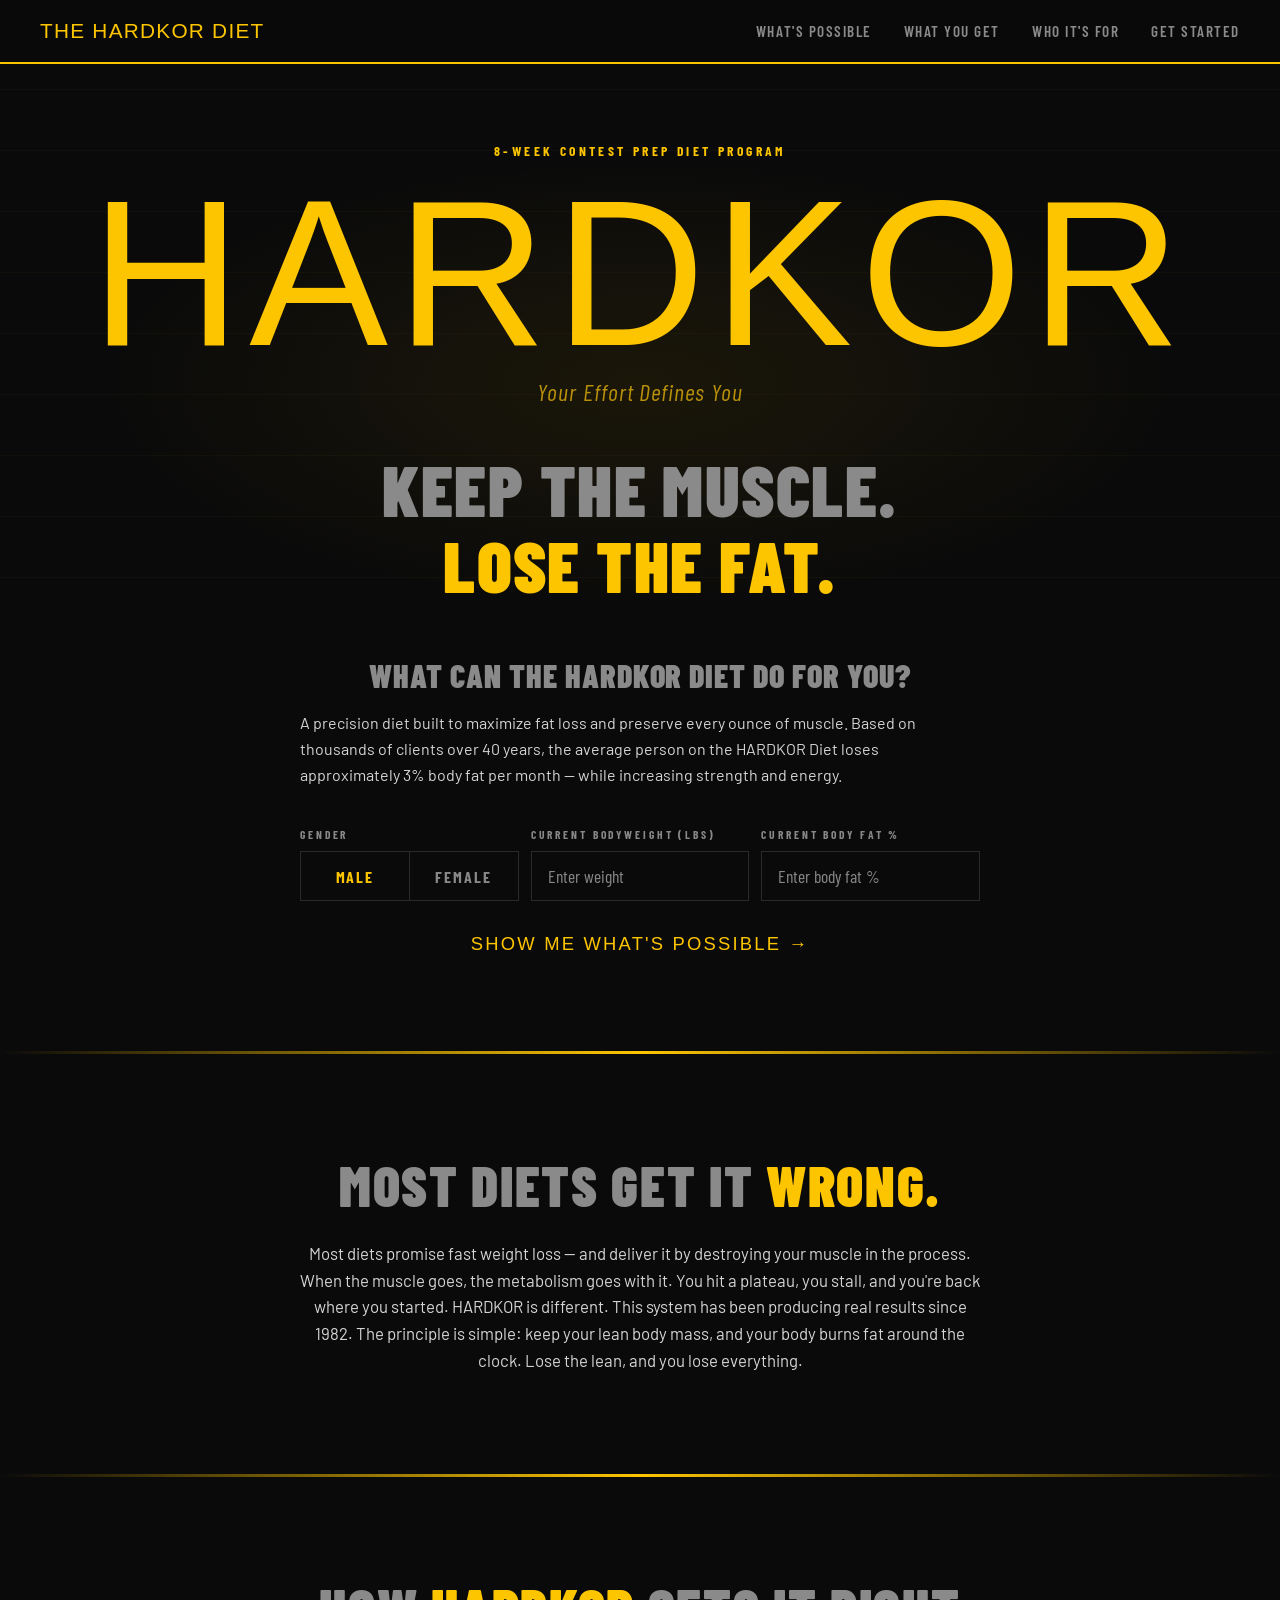
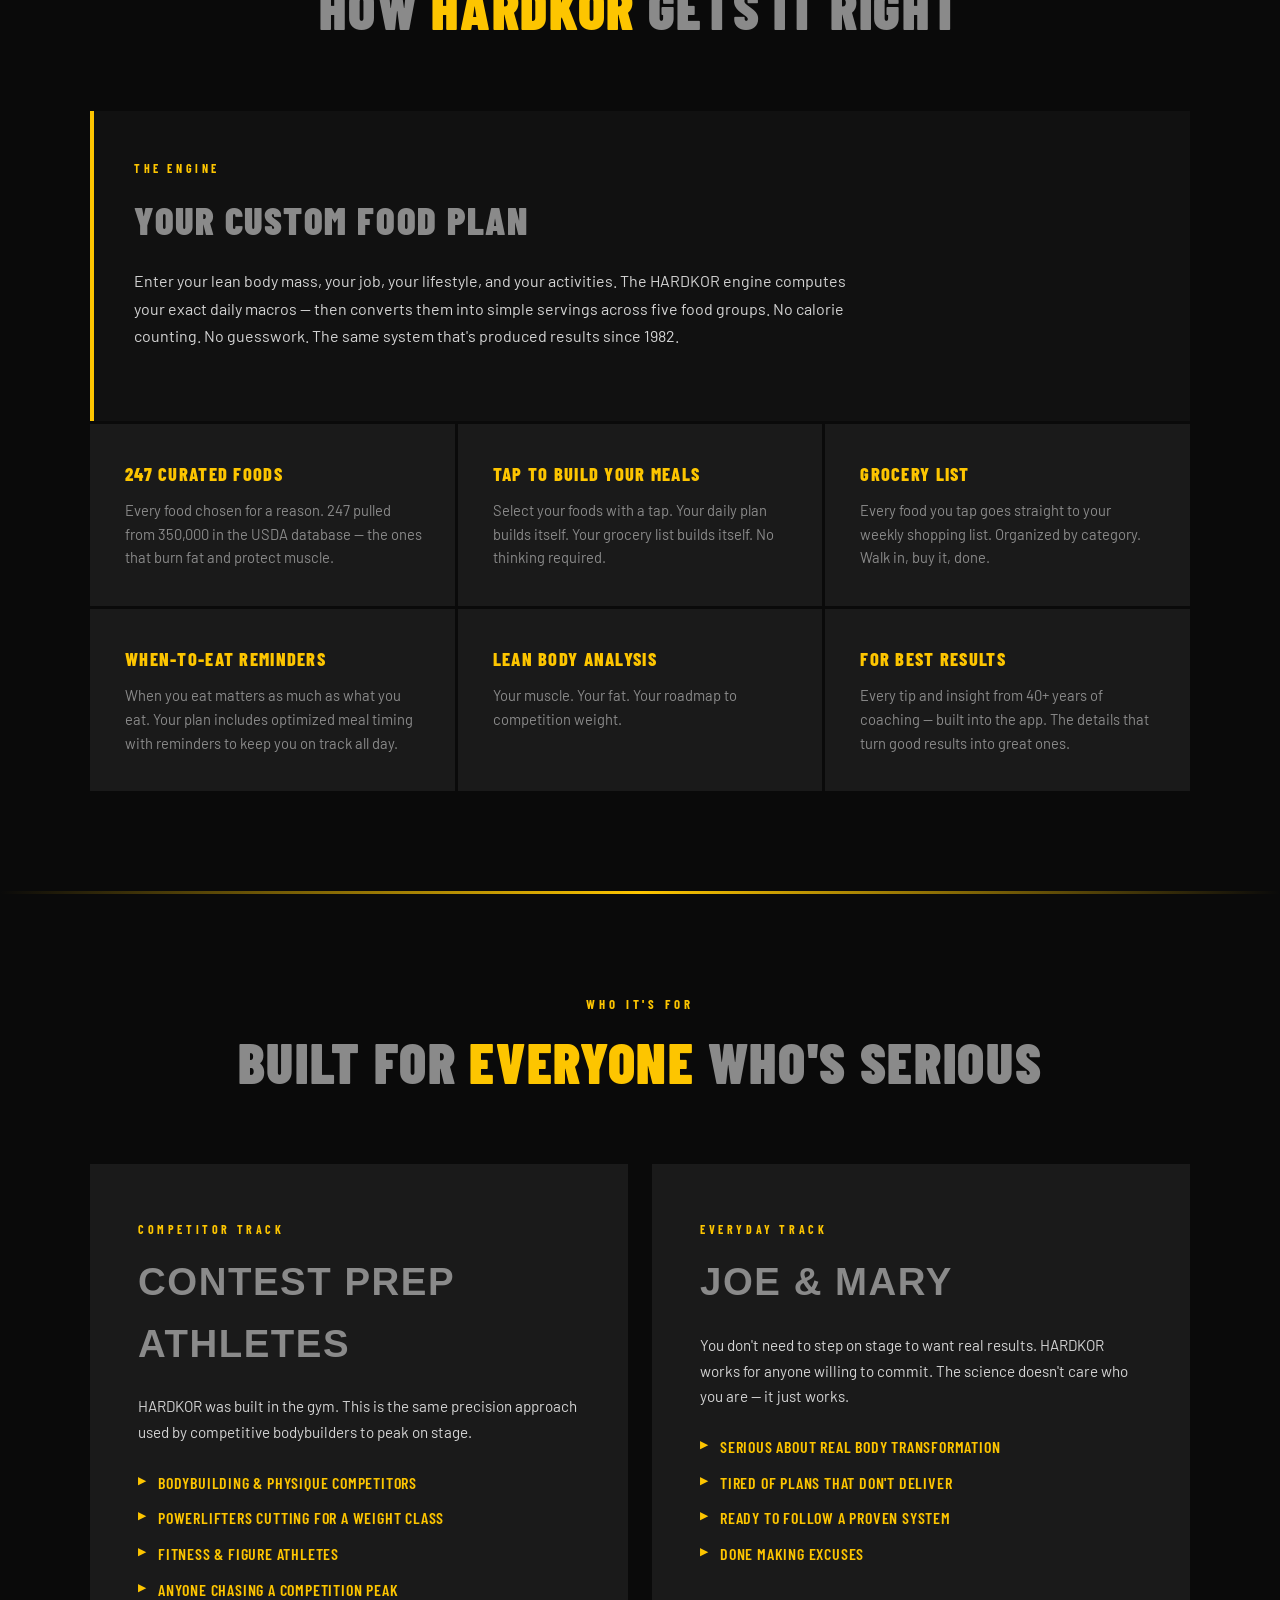
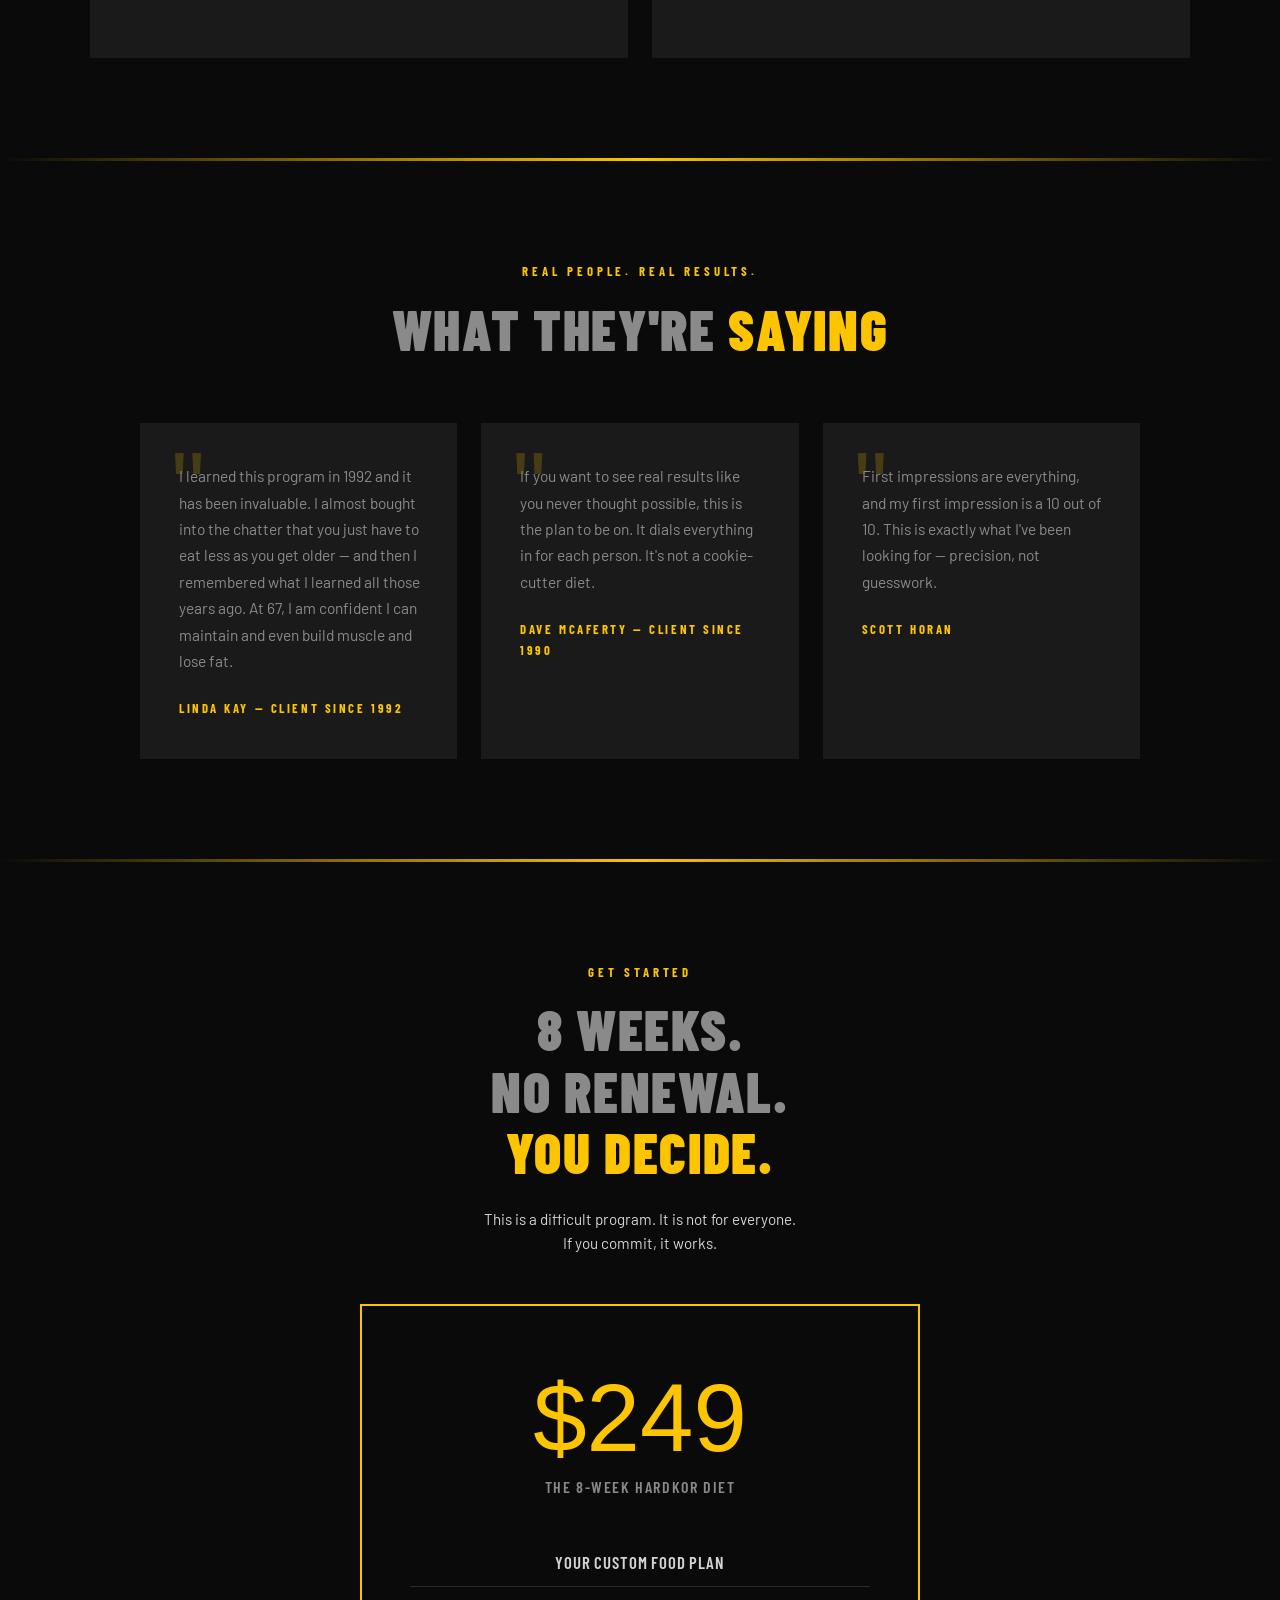
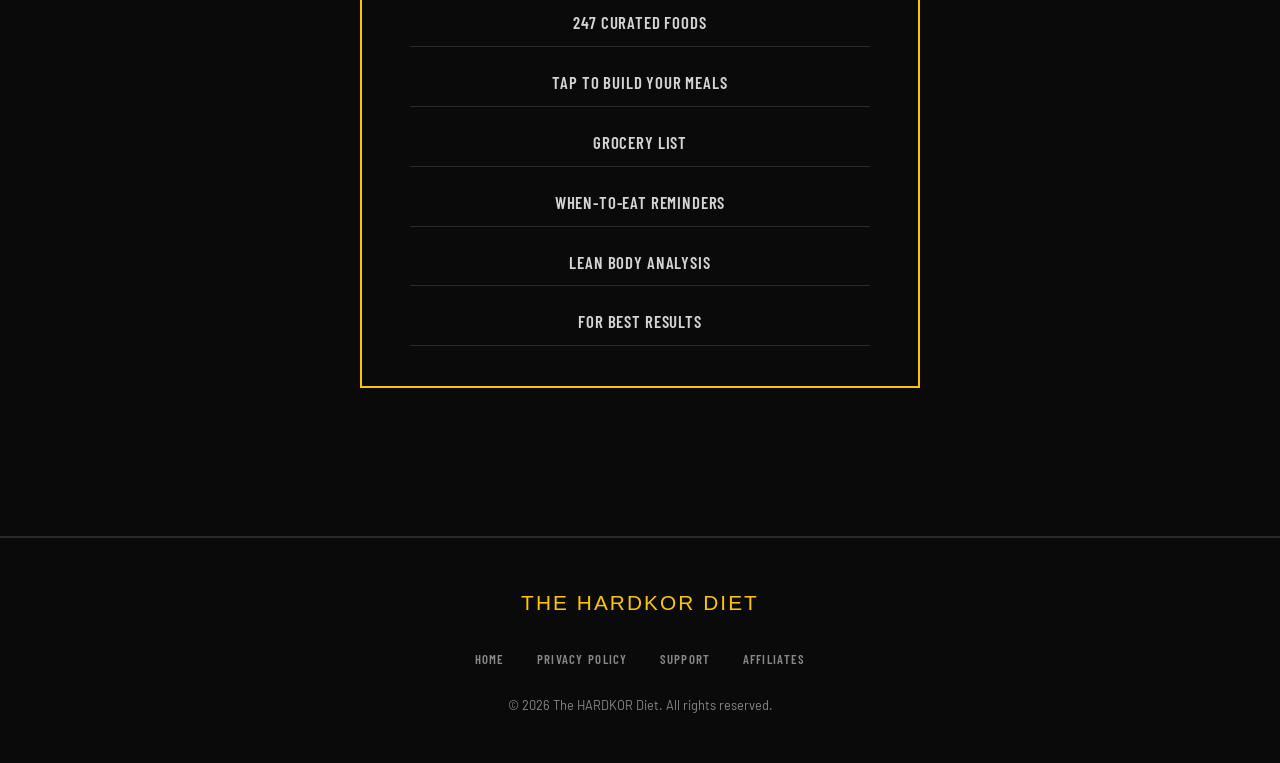
<file: index.html>
<!DOCTYPE html>
<html lang="en">
<head>
  <meta charset="UTF-8" />
  <meta name="viewport" content="width=device-width, initial-scale=1.0" />
  <title>The HARDKOR Diet — Your Effort Defines You</title>
  <link rel="preconnect" href="https://fonts.googleapis.com" />
  <link href="https://fonts.googleapis.com/css2?family=Barlow+Condensed:wght@400;600;700;800;900&family=Barlow:wght@400;500;600&display=swap" rel="stylesheet" />
  <link rel="stylesheet" href="hardkor.css" />
  <style>

    /* Page-specific styles below — shared styles live in hardkor.css */

    .hero { display: flex; flex-direction: column; align-items: center; justify-content: center; text-align: center; padding: 140px 40px 20px; position: relative; overflow: hidden; }
    .hero::before { content: ''; position: absolute; inset: 0; background: radial-gradient(ellipse 60% 50% at 50% 60%, rgba(253,197,0,0.07) 0%, transparent 70%), repeating-linear-gradient(0deg, transparent, transparent 60px, rgba(253,197,0,0.03) 60px, rgba(253,197,0,0.03) 61px); pointer-events: none; }

    .wordmark { display: flex; flex-direction: column; align-items: center; width: 100%; max-width: 900px; margin-bottom: 16px; opacity: 0; animation: fadeUp 0.7s 0.3s forwards; }
    .wordmark-main { font-family: Impact, 'Arial Narrow', sans-serif; font-size: clamp(4.5rem, 17vw, 13rem); color: var(--yellow); letter-spacing: 0.04em; line-height: 0.88; text-transform: uppercase; }
    .wordmark-tagline { font-family: 'Barlow Condensed', sans-serif; font-weight: 400; font-style: italic; font-size: clamp(1rem, 2.5vw, 1.5rem); color: var(--yellow-dim); letter-spacing: 0.04em; margin-top: 8px; }

    .hero-eyebrow { font-family: 'Barlow Condensed', sans-serif; font-weight: 700; font-size: 0.85rem; letter-spacing: 0.25em; text-transform: uppercase; color: var(--yellow); margin-bottom: 20px; opacity: 0; animation: fadeUp 0.7s 0.1s forwards; }
    .hero-headline { font-family: 'Barlow Condensed', sans-serif; font-weight: 900; font-size: clamp(2rem, 6vw, 4.5rem); line-height: 1.05; text-transform: uppercase; letter-spacing: 0.02em; max-width: 900px; margin: 24px 0 16px; opacity: 0; animation: fadeUp 0.7s 0.6s forwards; color: #8A8A8A; }
    .hero-headline span { color: var(--yellow); }
    @keyframes fadeUp { from { opacity: 0; transform: translateY(24px); } to { opacity: 1; transform: translateY(0); } }

    /* footer and divider styles in hardkor.css */

    .philosophy { background: var(--black); padding: 100px 40px; text-align: center; }

    .quote-block { border-left: 4px solid var(--yellow); padding: 20px 32px; margin: 60px auto; max-width: 900px; text-align: left; background: var(--gray); }
    .quote-block p { font-family: 'Barlow Condensed', sans-serif; font-weight: 700; font-size: clamp(1.2rem, 2.5vw, 1.6rem); letter-spacing: 0.02em; line-height: 1.3; color: var(--yellow); text-transform: uppercase; }

    .how { padding: 100px 40px; background: var(--black); }
    .how-inner { max-width: 1100px; margin: 0 auto; }
    .how-header { text-align: center; margin-bottom: 72px; }
    .steps { display: grid; grid-template-columns: repeat(auto-fit, minmax(240px, 1fr)); gap: 2px; }
    .step { background: var(--dark); padding: 48px 36px; border-top: 3px solid transparent; transition: border-color 0.2s; }
    .step:hover { border-color: var(--yellow); }
    .step-num { font-family: Impact, 'Arial Narrow', sans-serif; font-size: 5rem; color: rgba(255,230,0,0.1); line-height: 1; margin-bottom: 8px; }
    .step-title { font-family: 'Barlow Condensed', sans-serif; font-weight: 800; font-size: 1.4rem; letter-spacing: 0.05em; text-transform: uppercase; color: var(--yellow); margin-bottom: 12px; }
    .step-body { color: var(--text-dim); font-size: 0.95rem; }

    .foods { padding: 100px 40px; background: var(--black); }
    .foods-inner { max-width: 1100px; margin: 0 auto; }
    .foods-header { text-align: center; margin-bottom: 72px; }
    .food-grid { display: grid; grid-template-columns: repeat(5, 1fr); gap: 2px; }
    .food-card { background: var(--gray); padding: 40px 24px; text-align: center; position: relative; overflow: hidden; transition: transform 0.2s; }
    .food-card::before { content: ''; position: absolute; bottom: 0; left: 0; right: 0; height: 3px; background: var(--yellow); transform: scaleX(0); transition: transform 0.3s; }
    .food-card:hover { transform: translateY(-4px); }
    .food-card:hover::before { transform: scaleX(1); }
    .food-icon { font-size: 2.8rem; margin-bottom: 16px; display: block; }
    .food-name { font-family: 'Barlow Condensed', sans-serif; font-weight: 900; font-size: 1.3rem; letter-spacing: 0.08em; text-transform: uppercase; color: var(--yellow); margin-bottom: 10px; }
    .food-desc { color: var(--text-dim); font-size: 0.88rem; line-height: 1.5; }

    .science { padding: 100px 40px; background: var(--black); }
    .science-inner { max-width: 1100px; margin: 0 auto; display: grid; grid-template-columns: 1fr 1fr; gap: 80px; align-items: center; }
    .science-text .section-title { text-align: left; margin-bottom: 20px; }
    .science-text .section-label { text-align: left; }
    .science-text .section-body { margin: 0; margin-bottom: 20px; }
    .science-formula { background: var(--dark); border: 2px solid var(--yellow); padding: 48px 40px; }
    .cal-table { width: 100%; border-collapse: collapse; margin-top: 24px; }
    .cal-table th { font-family: 'Barlow Condensed', sans-serif; font-weight: 700; font-size: 0.85rem; letter-spacing: 0.15em; text-transform: uppercase; color: var(--yellow); padding: 12px 16px; border: 1px solid var(--gray-mid); text-align: center; }
    .cal-table th:first-child { border: none; }
    .cal-table td { font-family: 'Barlow Condensed', sans-serif; font-weight: 600; font-size: 0.95rem; letter-spacing: 0.05em; text-transform: uppercase; color: var(--text); padding: 20px 16px; border: 1px solid var(--gray-mid); text-align: center; }
    .cal-row-label { color: var(--yellow) !important; font-weight: 700 !important; border: none !important; text-align: left !important; padding-left: 0 !important; }
    .marquee-strip { overflow: hidden; background: var(--black); border-top: 1px solid var(--yellow); border-bottom: 1px solid var(--yellow); padding: 14px 0; }
    .marquee-track { display: flex; gap: 80px; width: max-content; animation: marquee 18s linear infinite; }
    .marquee-track span { font-family: 'Barlow Condensed', sans-serif; font-weight: 700; font-size: 1rem; letter-spacing: 0.1em; text-transform: uppercase; color: var(--yellow); white-space: nowrap; }
    @keyframes marquee { from { transform: translateX(0); } to { transform: translateX(-50%); } }
    .science-cta { display: inline-block; margin-top: 32px; color: var(--yellow); font-family: Impact, 'Arial Narrow', sans-serif; font-size: 1.1rem; letter-spacing: 0.12em; text-transform: uppercase; text-decoration: none; transition: opacity 0.15s; }
    .science-cta:hover { opacity: 0.75; }

    .who { padding: 100px 40px; background: var(--black); }
    .who-inner { max-width: 1100px; margin: 0 auto; }
    .who-header { text-align: center; margin-bottom: 72px; }
    .who-cards { display: grid; grid-template-columns: 1fr 1fr; gap: 24px; }
    .who-card { background: var(--gray); padding: 56px 48px; }
    .who-card.featured { background: var(--gray); border-left: none; }
    .who-card-label { font-family: 'Barlow Condensed', sans-serif; font-weight: 700; font-size: 0.75rem; letter-spacing: 0.3em; text-transform: uppercase; color: var(--yellow); margin-bottom: 12px; }
    .who-card.featured .who-card-label { color: var(--yellow); }
    .who-card-title { font-family: Impact, 'Arial Narrow', sans-serif; font-size: 2.4rem; text-transform: uppercase; letter-spacing: 0.04em; color: #8A8A8A; margin-bottom: 20px; }
    .who-card.featured .who-card-title { color: #8A8A8A; }
    .who-card-body { color: #D4D4D4; font-size: 0.95rem; line-height: 1.7; }
    .who-card.featured .who-card-body { color: #D4D4D4; }
    .who-list { margin-top: 24px; list-style: none; display: flex; flex-direction: column; gap: 10px; }
    .who-list li { font-family: 'Barlow Condensed', sans-serif; font-weight: 600; font-size: 1rem; letter-spacing: 0.05em; text-transform: uppercase; padding-left: 20px; position: relative; color: var(--yellow); }
    .who-card.featured .who-list li { color: var(--yellow); }
    .who-list li::before { content: '▶'; position: absolute; left: 0; color: var(--yellow); font-size: 0.6rem; top: 3px; }
    .who-card.featured .who-list li::before { color: var(--yellow); }

    .features { padding: 100px 40px; background: var(--black); }
    .features-inner { max-width: 1100px; margin: 0 auto; }
    .features-header { text-align: center; margin-bottom: 72px; }
    .features-grid { display: grid; grid-template-columns: repeat(3, 1fr); gap: 2px; }
    .feature { background: var(--dark); padding: 40px 32px; border-left: 3px solid transparent; transition: border-color 0.2s; }
    .feature:hover { border-color: var(--yellow); }
    .feature-icon { font-size: 2rem; margin-bottom: 16px; display: block; }
    .feature-title { font-family: 'Barlow Condensed', sans-serif; font-weight: 800; font-size: 1.15rem; letter-spacing: 0.07em; text-transform: uppercase; color: var(--yellow); margin-bottom: 10px; }
    .feature-body { color: var(--text-dim); font-size: 0.92rem; line-height: 1.6; }

    .testimonials { padding: 100px 40px; background: var(--black); }
    .testimonials-inner { max-width: 1000px; margin: 0 auto; }
    .testimonials-header { text-align: center; margin-bottom: 64px; }
    .testi-grid { display: grid; grid-template-columns: repeat(auto-fit, minmax(300px, 1fr)); gap: 24px; }
    .testi { background: var(--gray); padding: 40px 36px; position: relative; border-left: 3px solid transparent; transition: border-color 0.2s; }
    .testi:hover { border-left-color: var(--yellow); }
    .testi::before { content: '"'; font-family: Impact, sans-serif; font-size: 6rem; color: var(--yellow); line-height: 1; opacity: 0.2; position: absolute; top: 16px; left: 28px; }
    .testi-text { color: var(--text); font-size: 0.97rem; line-height: 1.7; margin-bottom: 24px; position: relative; z-index: 1; }
    .testi-author { font-family: 'Barlow Condensed', sans-serif; font-weight: 700; font-size: 0.8rem; letter-spacing: 0.2em; text-transform: uppercase; color: var(--yellow); }

    .pricing { padding: 100px 40px; background: var(--black); text-align: center; }
    .pricing-inner { max-width: 560px; margin: 0 auto; }
    .price-box { border: 2px solid var(--yellow); padding: 64px 48px 0; margin: 48px 0; overflow: hidden; }
    .price-label { font-family: 'Barlow Condensed', sans-serif; font-weight: 700; font-size: 0.75rem; letter-spacing: 0.3em; text-transform: uppercase; color: var(--yellow-dim); margin-bottom: 20px; }
    .price-amount { font-family: Impact, 'Arial Narrow', sans-serif; font-size: 6rem; color: var(--yellow); line-height: 1; margin-bottom: 8px; }
    .price-period { font-family: 'Barlow Condensed', sans-serif; font-weight: 600; font-size: 1rem; letter-spacing: 0.1em; text-transform: uppercase; color: var(--text-dim); margin-bottom: 40px; }
    .price-includes { list-style: none; margin-bottom: 40px; display: flex; flex-direction: column; gap: 12px; }
    .price-includes li { font-family: 'Barlow Condensed', sans-serif; font-weight: 600; font-size: 1.05rem; letter-spacing: 0.05em; text-transform: uppercase; color: #D4D4D4; padding: 10px 0; border-bottom: 1px solid var(--gray-mid); }

    /* section-label, section-title, section-body in hardkor.css */

    .calculator { padding: 20px 40px 80px; background: var(--black); }
    .calc-inner { max-width: 680px; margin: 0 auto; }
    .calc-heading { font-family: 'Barlow Condensed', sans-serif; font-weight: 900; font-size: clamp(1.4rem, 2.5vw, 2rem); text-transform: uppercase; letter-spacing: 0.03em; line-height: 1.1; color: #8A8A8A; margin-bottom: 16px; text-align: center; }
    .calc-intro { color: #D4D4D4; font-size: 1rem; line-height: 1.65; margin-bottom: 36px; }
    .calc-row { display: grid; grid-template-columns: 1fr 1fr 1fr; gap: 12px; margin-bottom: 16px; align-items: end; }
    .calc-col { display: flex; flex-direction: column; }
    .calc-label { font-family: 'Barlow Condensed', sans-serif; font-weight: 700; font-size: 0.72rem; letter-spacing: 0.25em; text-transform: uppercase; color: var(--text-dim); margin-bottom: 8px; }
    .gender-tabs { display: flex; height: 50px; border: 1.5px solid var(--gray-mid); box-sizing: border-box; }
    .gender-tab { flex: 1; padding: 0; height: 100%; font-family: 'Barlow Condensed', sans-serif; font-weight: 700; font-size: 1rem; letter-spacing: 0.12em; text-transform: uppercase; border: none; cursor: pointer; transition: color 0.15s; background: var(--black); color: var(--text-dim); }
    .gender-tab:first-child { border-right: 1px solid var(--gray-mid); }
    .gender-tab.active { color: var(--yellow); background: var(--black); }
    .calc-input { display: block; width: 100%; height: 50px; background: var(--black); border: 1.5px solid var(--gray-mid); color: var(--text); font-family: 'Barlow Condensed', sans-serif; font-weight: 600; font-size: 1.1rem; padding: 0 16px; outline: none; transition: border-color 0.2s; box-sizing: border-box; }
    #calc-gender { display: none; }
    .calc-input::placeholder { color: var(--text-dim); font-weight: 400; }
    .calc-input:focus { border-color: var(--yellow); }
    .calc-input::-webkit-outer-spin-button, .calc-input::-webkit-inner-spin-button { -webkit-appearance: none; margin: 0; }
    .calc-input[type=number] { -moz-appearance: textfield; }
    .calc-btn { display: block; width: 100%; background: none; color: var(--yellow); border: none; font-family: Impact, 'Arial Narrow', sans-serif; font-size: 1.15rem; letter-spacing: 0.12em; text-transform: uppercase; padding: 16px 0; cursor: pointer; transition: opacity 0.15s; margin-top: 8px; }
    .calc-btn:hover { opacity: 0.75; }
    .calc-results { display: none; margin-top: 40px; border-top: 1px solid var(--gray-mid); padding-top: 32px; }
    .calc-results.visible { display: block; }
    .calc-narrative { font-size: 1.05rem; color: #D4D4D4; line-height: 1.7; margin-bottom: 32px; }
    .calc-narrative strong { color: #D4D4D4; font-weight: 700; }
    .calc-table { width: 100%; border-collapse: collapse; margin-bottom: 24px; }
    .calc-table th { font-family: 'Barlow Condensed', sans-serif; font-weight: 700; font-size: 0.72rem; letter-spacing: 0.2em; text-transform: uppercase; color: var(--text-dim); padding: 0 0 12px; text-align: left; border-bottom: 1px solid var(--gray-mid); }
    .calc-table td { padding: 16px 0; border-bottom: 1px solid rgba(255,255,255,0.05); font-size: 0.97rem; color: var(--text); vertical-align: middle; }
    .calc-table tr.row-current td { font-weight: 700; color: #8A8A8A; }
    .ace-badge { display: inline-block; background: transparent; color: var(--yellow); font-family: 'Barlow Condensed', sans-serif; font-weight: 700; font-size: 0.7rem; letter-spacing: 0.12em; text-transform: uppercase; padding: 3px 8px; margin-left: 8px; vertical-align: middle; }
    .calc-disclaimer { font-size: 0.78rem; color: #D4D4D4; line-height: 1.6; margin-top: 24px; }

    .deliver-hero { background: var(--dark); border-left: 4px solid var(--yellow); padding: 48px 40px; margin-bottom: 3px; }
    .deliver-hero-label { font-family: 'Barlow Condensed', sans-serif; font-weight: 700; font-size: 0.75rem; letter-spacing: 0.3em; text-transform: uppercase; color: var(--yellow); margin-bottom: 12px; }
    .deliver-hero-title { font-family: 'Barlow Condensed', sans-serif; font-weight: 900; font-size: clamp(1.8rem, 3vw, 2.6rem); text-transform: uppercase; letter-spacing: 0.04em; color: #8A8A8A; margin-bottom: 16px; }
    .deliver-hero-body { color: #D4D4D4; font-size: 1rem; line-height: 1.7; max-width: 720px; margin-bottom: 24px; }
    .deliver-hero-badge { display: inline-block; border: 1px solid var(--yellow); color: var(--yellow); font-family: 'Barlow Condensed', sans-serif; font-weight: 700; font-size: 0.75rem; letter-spacing: 0.2em; text-transform: uppercase; padding: 6px 16px; }
    .deliver-grid { display: grid; grid-template-columns: repeat(3, 1fr); gap: 3px; }
    .deliver-card { background: var(--gray); padding: 36px 32px; border-left: 3px solid transparent; transition: border-color 0.2s; }
    .deliver-card:hover { border-left-color: var(--yellow); }
    .deliver-title { font-family: 'Barlow Condensed', sans-serif; font-weight: 800; font-size: 1.15rem; letter-spacing: 0.07em; text-transform: uppercase; color: var(--yellow); margin-bottom: 10px; }
    .deliver-body { color: #8A8A8A; font-size: 0.92rem; line-height: 1.6; }
    @media (max-width: 900px) { .deliver-grid { grid-template-columns: 1fr 1fr; } }
    @media (max-width: 600px) { .deliver-grid { grid-template-columns: 1fr; } .deliver-hero { padding: 36px 24px; } }

    @media (max-width: 900px) {
      nav { padding: 0 20px; }
      .nav-links { gap: 20px; }
      .food-grid { grid-template-columns: repeat(3, 1fr); }
      .science-inner { grid-template-columns: 1fr; gap: 48px; }
      .who-cards { grid-template-columns: 1fr; }
      .features-grid { grid-template-columns: 1fr 1fr; }
    }
    @media (max-width: 600px) {
      nav { padding: 0 16px; }
      .nav-links { display: none; }
      .hero { padding: 100px 20px 60px; }
      .food-grid { grid-template-columns: 1fr 1fr; }
      .features-grid { grid-template-columns: 1fr; }
      .who-card { padding: 40px 28px; }
      .calc-row { grid-template-columns: 1fr; gap: 16px; }
      .gender-tabs { max-width: 200px; }
    }
  </style>
</head>
<body>

  <nav>
    <a href="#" class="nav-logo">The HARDKOR Diet</a>
    <ul class="nav-links">
      <li><a href="#calculator">What's Possible</a></li>
      <li><a href="#how">What You Get</a></li>
      <li><a href="#who">Who It's For</a></li>
      <li><a href="#pricing">Get Started</a></li>
    </ul>
    <button class="hamburger" id="hamburger" aria-label="Menu">
      <span></span><span></span><span></span>
    </button>
  </nav>
  <div class="mobile-nav" id="mobile-nav">
    <a href="#calculator">What's Possible</a>
    <a href="#how">What You Get</a>
    <a href="#who">Who It's For</a>
    <a href="#pricing">Get Started</a>
    <a href="privacy.html">Privacy Policy</a>
    <a href="support.html">Support</a>
    <a href="affiliates.html">Affiliates</a>
  </div>

  <section class="hero">
    <p class="hero-eyebrow">8-Week Contest Prep Diet Program</p>
    <div class="wordmark">
      <div class="wordmark-main">HARDKOR</div>
      <div class="wordmark-tagline">Your Effort Defines You</div>
    </div>
    <h1 class="hero-headline">Keep the Muscle.<br /><span>Lose the Fat.</span></h1>
  </section>

  <section class="calculator" id="calculator">
    <div class="calc-inner">
      <h2 class="calc-heading">What Can the HARDKOR Diet Do for You?</h2>
      <p class="calc-intro">A precision diet built to maximize fat loss and preserve every ounce of muscle. Based on thousands of clients over 40 years, the average person on the HARDKOR Diet loses approximately 3% body fat per month — while increasing strength and energy.</p>

      <div class="calc-row">
        <div class="calc-col">
          <div class="calc-label">Gender</div>
          <div class="gender-tabs">
            <button class="gender-tab active" id="tab-male">Male</button>
            <button class="gender-tab" id="tab-female">Female</button>
          </div>
          <input type="hidden" id="calc-gender" value="male" />
        </div>
        <div class="calc-col">
          <div class="calc-label">Current Bodyweight (lbs)</div>
          <input class="calc-input" id="calc-weight" type="number" min="1" placeholder="Enter weight" />
        </div>
        <div class="calc-col">
          <div class="calc-label">Current Body Fat %</div>
          <input class="calc-input" id="calc-bf" type="number" min="1" max="70" placeholder="Enter body fat %" />
        </div>
      </div>

      <button class="calc-btn" id="calc-btn">Show Me What's Possible &rarr;</button>

      <div class="calc-results" id="calc-results">
        <p class="calc-narrative" id="calc-narrative"></p>
        <table class="calc-table">
          <thead>
            <tr>
              <th>Timeline</th>
              <th>Body Fat %</th>
              <th>Bodyweight</th>
            </tr>
          </thead>
          <tbody id="calc-tbody"></tbody>
        </table>
        <p class="calc-disclaimer">Results may vary. This tool is for informational purposes only and does not constitute medical or nutritional advice. Individual results depend on starting body composition, program adherence, diet, exercise, and other factors. Consult a qualified healthcare professional before beginning any diet or exercise program.</p>
      </div>
    </div>
  </section>
<div class="divider"></div>

  <section class="philosophy">
    <h2 class="section-title">Most Diets Get It <span>Wrong.</span></h2>
    <p class="section-body">Most diets promise fast weight loss — and deliver it by destroying your muscle in the process. When the muscle goes, the metabolism goes with it. You hit a plateau, you stall, and you're back where you started. HARDKOR is different. This system has been producing real results since 1982. The principle is simple: keep your lean body mass, and your body burns fat around the clock. Lose the lean, and you lose everything.</p>
  </section>



  <div class="divider"></div>

  <section class="how" id="how">
    <div class="how-inner">
      <div class="how-header">
        <h2 class="section-title">How <span>HARDKOR</span> Gets It Right</h2>
      </div>
      <!-- Custom Food Plan hero card -->
      <div class="deliver-hero">
        <div class="deliver-hero-label">The Engine</div>
        <h3 class="deliver-hero-title">Your Custom Food Plan</h3>
        <p class="deliver-hero-body">Enter your lean body mass, your job, your lifestyle, and your activities. The HARDKOR engine computes your exact daily macros — then converts them into simple servings across five food groups. No calorie counting. No guesswork. The same system that's produced results since 1982.</p>
      </div>

      <!-- Six deliverable cards -->
      <div class="deliver-grid">
        <div class="deliver-card">
          <div class="deliver-title">247 Curated Foods</div>
          <p class="deliver-body">Every food chosen for a reason. 247 pulled from 350,000 in the USDA database — the ones that burn fat and protect muscle.</p>
        </div>
        <div class="deliver-card">
          <div class="deliver-title">Tap to Build Your Meals</div>
          <p class="deliver-body">Select your foods with a tap. Your daily plan builds itself. Your grocery list builds itself. No thinking required.</p>
        </div>
        <div class="deliver-card">
          <div class="deliver-title">Grocery List</div>
          <p class="deliver-body">Every food you tap goes straight to your weekly shopping list. Organized by category. Walk in, buy it, done.</p>
        </div>
        <div class="deliver-card">
          <div class="deliver-title">When-to-Eat Reminders</div>
          <p class="deliver-body">When you eat matters as much as what you eat. Your plan includes optimized meal timing with reminders to keep you on track all day.</p>
        </div>
        <div class="deliver-card">
          <div class="deliver-title">Lean Body Analysis</div>
          <p class="deliver-body">Your muscle. Your fat. Your roadmap to competition weight.</p>
        </div>
        <div class="deliver-card">
          <div class="deliver-title">For Best Results</div>
          <p class="deliver-body">Every tip and insight from 40+ years of coaching — built into the app. The details that turn good results into great ones.</p>
        </div>
      </div>
    </div>
  </section>
  <div class="divider"></div>
  <section class="who" id="who">
    <div class="who-inner">
      <div class="who-header">
        <p class="section-label">Who It's For</p>
        <h2 class="section-title">Built for <span>Everyone</span> Who's Serious</h2>
      </div>
      <div class="who-cards">
        <div class="who-card featured">
          <div class="who-card-label">Competitor Track</div>
          <h3 class="who-card-title">Contest Prep Athletes</h3>
          <p class="who-card-body">HARDKOR was built in the gym. This is the same precision approach used by competitive bodybuilders to peak on stage.</p>
          <ul class="who-list">
            <li>Bodybuilding &amp; Physique Competitors</li>
            <li>Powerlifters Cutting for a Weight Class</li>
            <li>Fitness &amp; Figure Athletes</li>
            <li>Anyone Chasing a Competition Peak</li>
          </ul>
        </div>
        <div class="who-card">
          <div class="who-card-label">Everyday Track</div>
          <h3 class="who-card-title">Joe &amp; Mary</h3>
          <p class="who-card-body">You don't need to step on stage to want real results. HARDKOR works for anyone willing to commit. The science doesn't care who you are — it just works.</p>
          <ul class="who-list">
            <li>Serious About Real Body Transformation</li>
            <li>Tired of Plans That Don't Deliver</li>
            <li>Ready to Follow a Proven System</li>
            <li>Done Making Excuses</li>
          </ul>
        </div>
      </div>
    </div>
  </section>
  <div class="divider"></div>
  <section class="testimonials">
    <div class="testimonials-inner">
      <div class="testimonials-header">
        <p class="section-label">Real People. Real Results.</p>
        <h2 class="section-title">What They're <span>Saying</span></h2>
      </div>
      <div class="testi-grid">
        <div class="testi"><p class="testi-text">I learned this program in 1992 and it has been invaluable. I almost bought into the chatter that you just have to eat less as you get older — and then I remembered what I learned all those years ago. At 67, I am confident I can maintain and even build muscle and lose fat.</p><div class="testi-author">Linda Kay — Client Since 1992</div></div>
        <div class="testi"><p class="testi-text">If you want to see real results like you never thought possible, this is the plan to be on. It dials everything in for each person. It's not a cookie-cutter diet.</p><div class="testi-author">Dave McAferty — Client Since 1990</div></div>
        <div class="testi"><p class="testi-text">First impressions are everything, and my first impression is a 10 out of 10. This is exactly what I've been looking for — precision, not guesswork.</p><div class="testi-author">Scott Horan</div></div>
      </div>
    </div>
  </section>
<div class="divider"></div>

  <section class="pricing" id="pricing">
    <div class="pricing-inner">
      <p class="section-label">Get Started</p>
      <h2 class="section-title">8 Weeks.<br />No Renewal.<br /><span>You Decide.</span></h2>
      <p style="color:#D4D4D4;font-size:0.95rem;margin-bottom:32px;">This is a difficult program. It is not for everyone.<br />If you commit, it works.</p>
      <div class="price-box">
        <div class="price-amount">$249</div>
        <div class="price-period">The 8-Week HARDKOR Diet</div>
        <ul class="price-includes">
          <li>Your Custom Food Plan</li>
          <li>247 Curated Foods</li>
          <li>Tap to Build Your Meals</li>
          <li>Grocery List</li>
          <li>When-to-Eat Reminders</li>
          <li>Lean Body Analysis</li>
          <li>For Best Results</li>
        </ul>
</div>
    </div>
  </section>

  <footer>
    <div class="footer-logo">The HARDKOR Diet</div>
    <ul class="footer-links">
      <li><a href="index.html">Home</a></li>
      <li><a href="privacy.html">Privacy Policy</a></li>
      <li><a href="support.html">Support</a></li>
      <li><a href="affiliates.html">Affiliates</a></li>
    </ul>
    <p class="footer-copy">© 2026 The HARDKOR Diet. All rights reserved.</p>
  </footer>

  <script>
    // Gender tabs
    document.getElementById('tab-male').addEventListener('click', function() {
      document.getElementById('calc-gender').value = 'male';
      document.getElementById('tab-male').classList.add('active');
      document.getElementById('tab-female').classList.remove('active');
    });
    document.getElementById('tab-female').addEventListener('click', function() {
      document.getElementById('calc-gender').value = 'female';
      document.getElementById('tab-female').classList.add('active');
      document.getElementById('tab-male').classList.remove('active');
    });

    function aceBadge(bf, gender, isFloor) {
      if (isFloor) return { label: 'Showtime', cls: '' };
      if (gender === 'male') {
        if (bf <= 24 && bf > 13) return { label: 'Average', cls: '' };
      } else {
        if (bf <= 31 && bf > 20) return { label: 'Average', cls: '' };
      }
      return null;
    }

    function badgeHtml(bf, gender, isFloor) {
      var b = aceBadge(bf, gender, isFloor);
      return b ? '<span class="ace-badge ' + b.cls + '">' + b.label + '</span>' : '';
    }

    document.getElementById('calc-btn').addEventListener('click', function () {
      var gender = document.getElementById('calc-gender').value;
      var weight = parseFloat(document.getElementById('calc-weight').value);
      var bf = parseFloat(document.getElementById('calc-bf').value);
      var targetBf = gender === 'male' ? 4.68 : 8.95;
      var dropPerCycle = 6;

      if (!weight || weight <= 0 || !bf || bf <= targetBf || bf > 70) return;

      var lbm = weight * (1 - bf / 100);
      var finalWeight = lbm / (1 - targetBf / 100);

      var fullCycles = Math.floor((bf - targetBf) / dropPerCycle);
      var remainder = (bf - targetBf) % dropPerCycle;
      var partialWeeks = remainder > 0 ? (remainder / dropPerCycle) * 8 : 0;
      var totalWeeks = fullCycles * 8 + partialWeeks;
      var wholeWeeks = Math.round(totalWeeks);
      var timeStr = wholeWeeks + ' weeks';

      document.getElementById('calc-narrative').innerHTML =
        '<strong>Pro Tip:</strong> Transforming your body is a balance of lean body mass (muscle shape) and how much body fat is covering it up. Based on your current weight and body fat, the HARDKOR Diet can take you from <strong>' +
        weight.toFixed(0) + ' lbs at ' + bf.toFixed(0) + '%</strong> to <strong>' +
        finalWeight.toFixed(1) + ' lbs at ' + targetBf + '%</strong> in <strong>' + timeStr +
        '</strong> — while increasing your strength and energy. If the projected body weight at your desired body fat seems too low, it means you need more muscle. Participate in weight training and follow the HARDKOR Diet for fastest results.';

      var tbody = '';
      var curBf = bf;
      var curWeight = weight;
      var shownBadges = {};

      tbody += '<tr class="row-current"><td>Current</td><td>' + bf.toFixed(0) + '%</td><td>' + weight.toFixed(0) + ' lbs</td></tr>';

      var cycleWeeks = 0;
      while (curBf > targetBf) {
        var newBf = curBf - dropPerCycle;
        var isFloor = false;
        var isPartial = false;
        if (newBf <= targetBf) { newBf = targetBf; isFloor = true; }
        if (isFloor && remainder > 0) { isPartial = true; }
        var newWeight = lbm / (1 - newBf / 100);

        var badge = aceBadge(newBf, gender, isFloor);
        var bHtml = '';
        if (badge && !shownBadges[badge.label]) {
          shownBadges[badge.label] = true;
          bHtml = '<span class="ace-badge ' + badge.cls + '">' + badge.label + '</span>';
        }

        if (isPartial) {
          cycleWeeks += partialWeeks;
          var pWholeWeeks = Math.round(cycleWeeks);
          tbody += '<tr><td>' + pWholeWeeks + ' weeks</td><td>' + targetBf + '%' + bHtml + '</td><td>' + newWeight.toFixed(1) + ' lbs</td></tr>';
        } else {
          cycleWeeks += 8;
          tbody += '<tr><td>' + cycleWeeks + ' weeks</td><td>' + newBf.toFixed(0) + '%' + bHtml + '</td><td>' + newWeight.toFixed(1) + ' lbs</td></tr>';
        }

        curBf = newBf;
        curWeight = newWeight;
      }

      document.getElementById('calc-tbody').innerHTML = tbody;
      document.getElementById('calc-results').classList.add('visible');
    });
  </script>
  <script>
    var ham = document.getElementById('hamburger');
    var mobileNav = document.getElementById('mobile-nav');
    ham.addEventListener('click', function() {
      mobileNav.classList.toggle('open');
    });
    mobileNav.querySelectorAll('a').forEach(function(a) {
      a.addEventListener('click', function() { mobileNav.classList.remove('open'); });
    });
  </script>
</body>
</html>
</file>
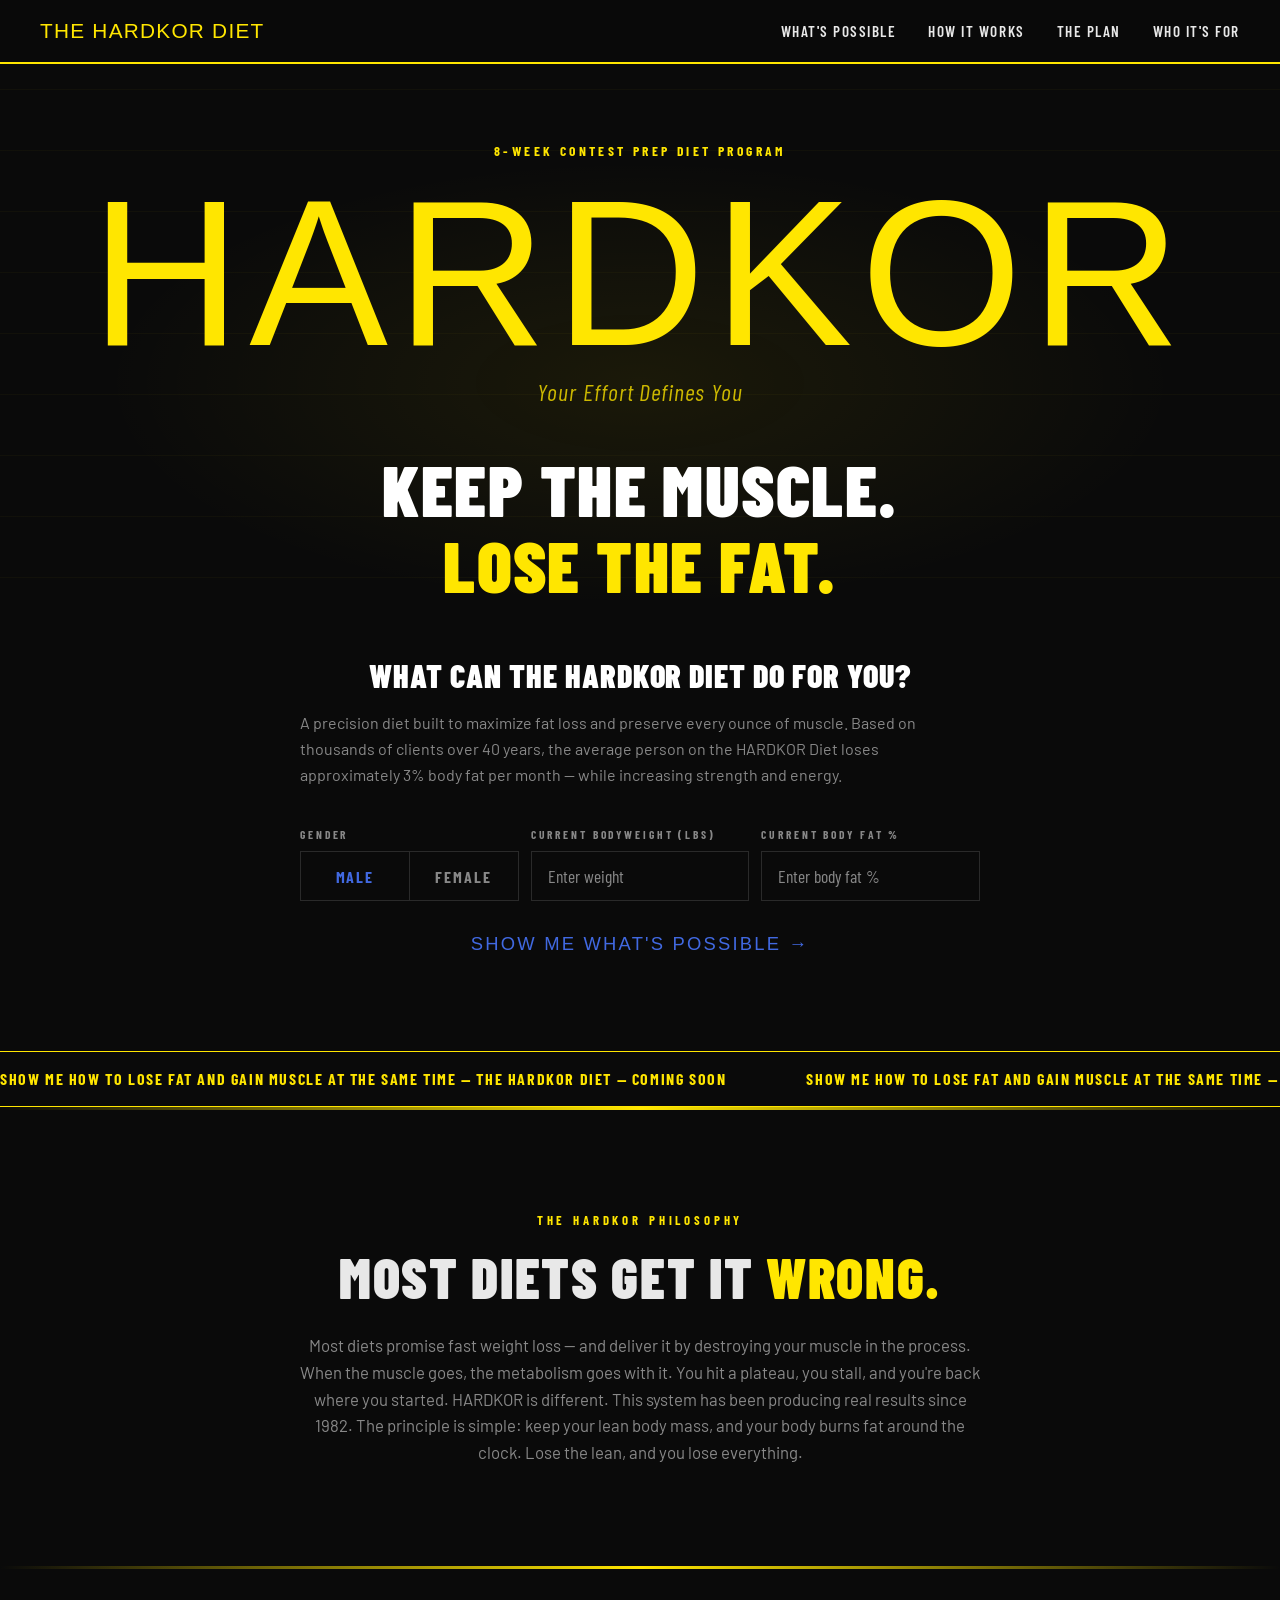
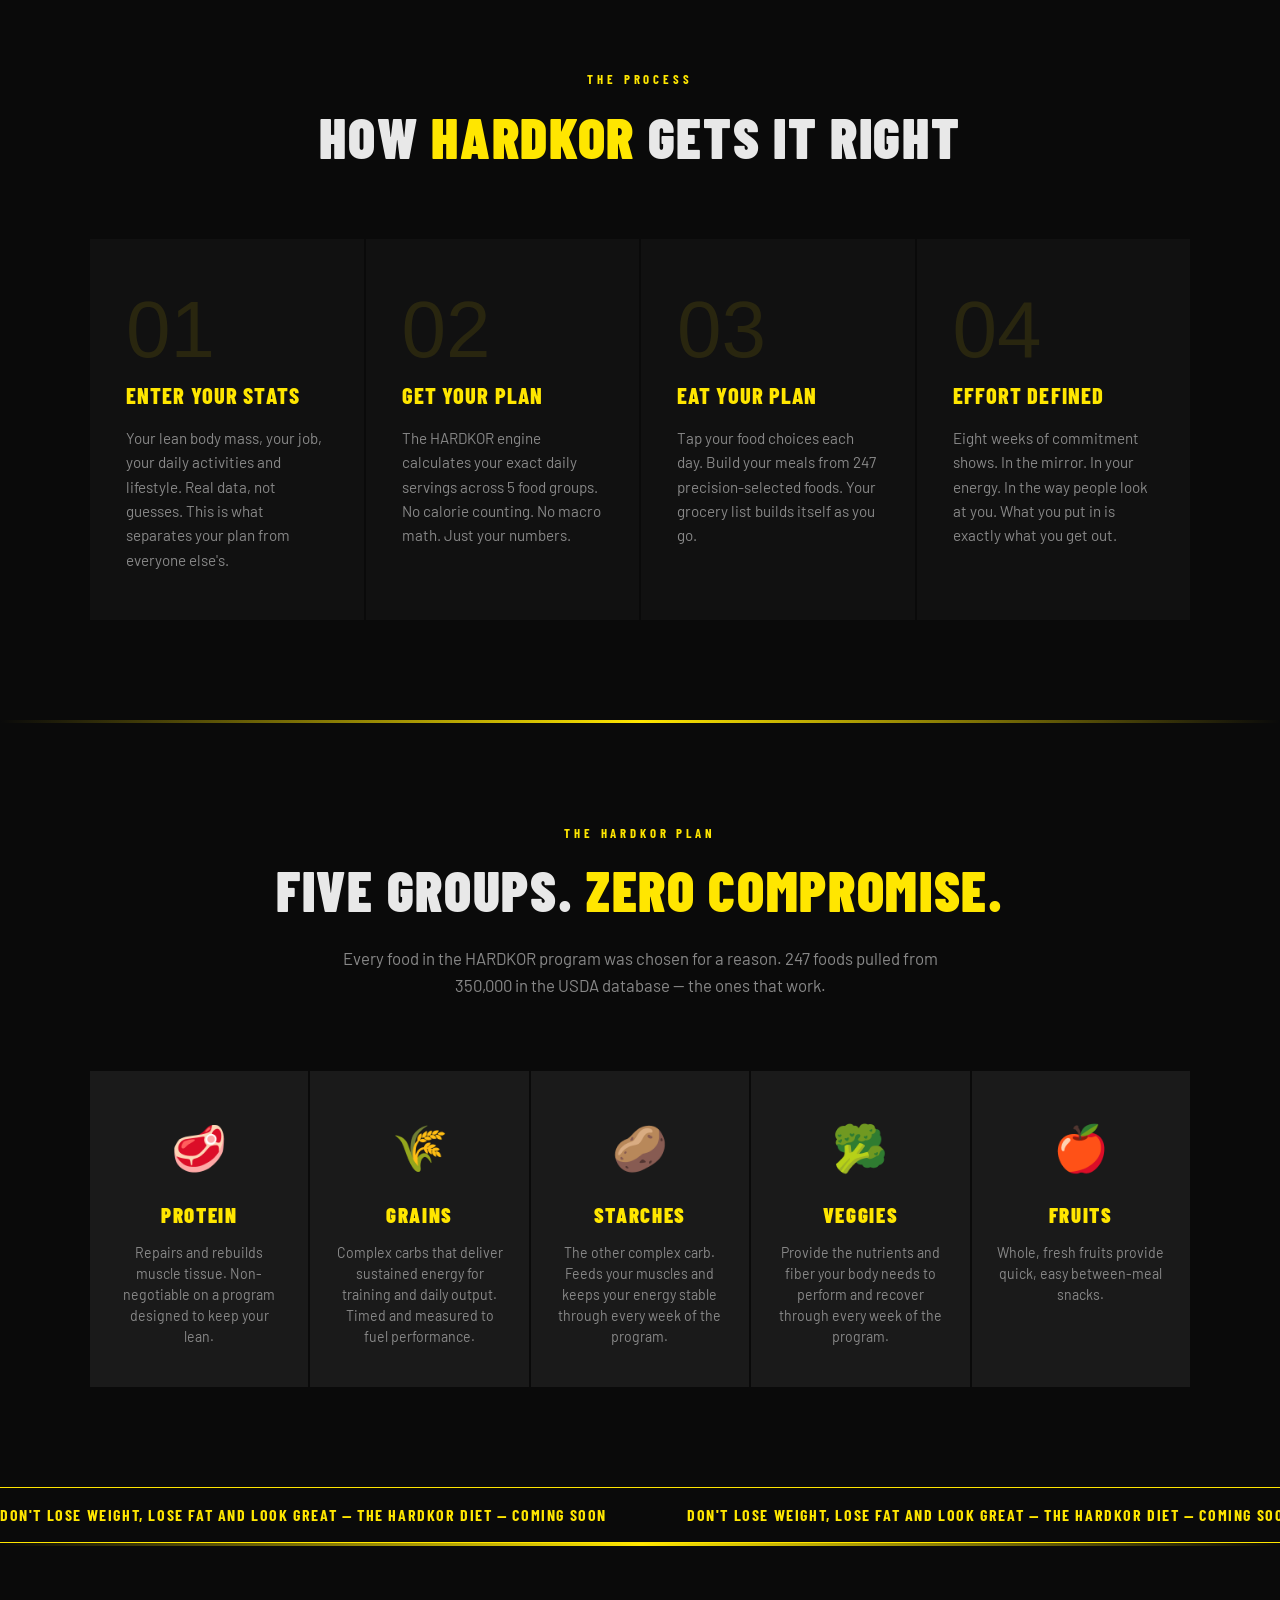
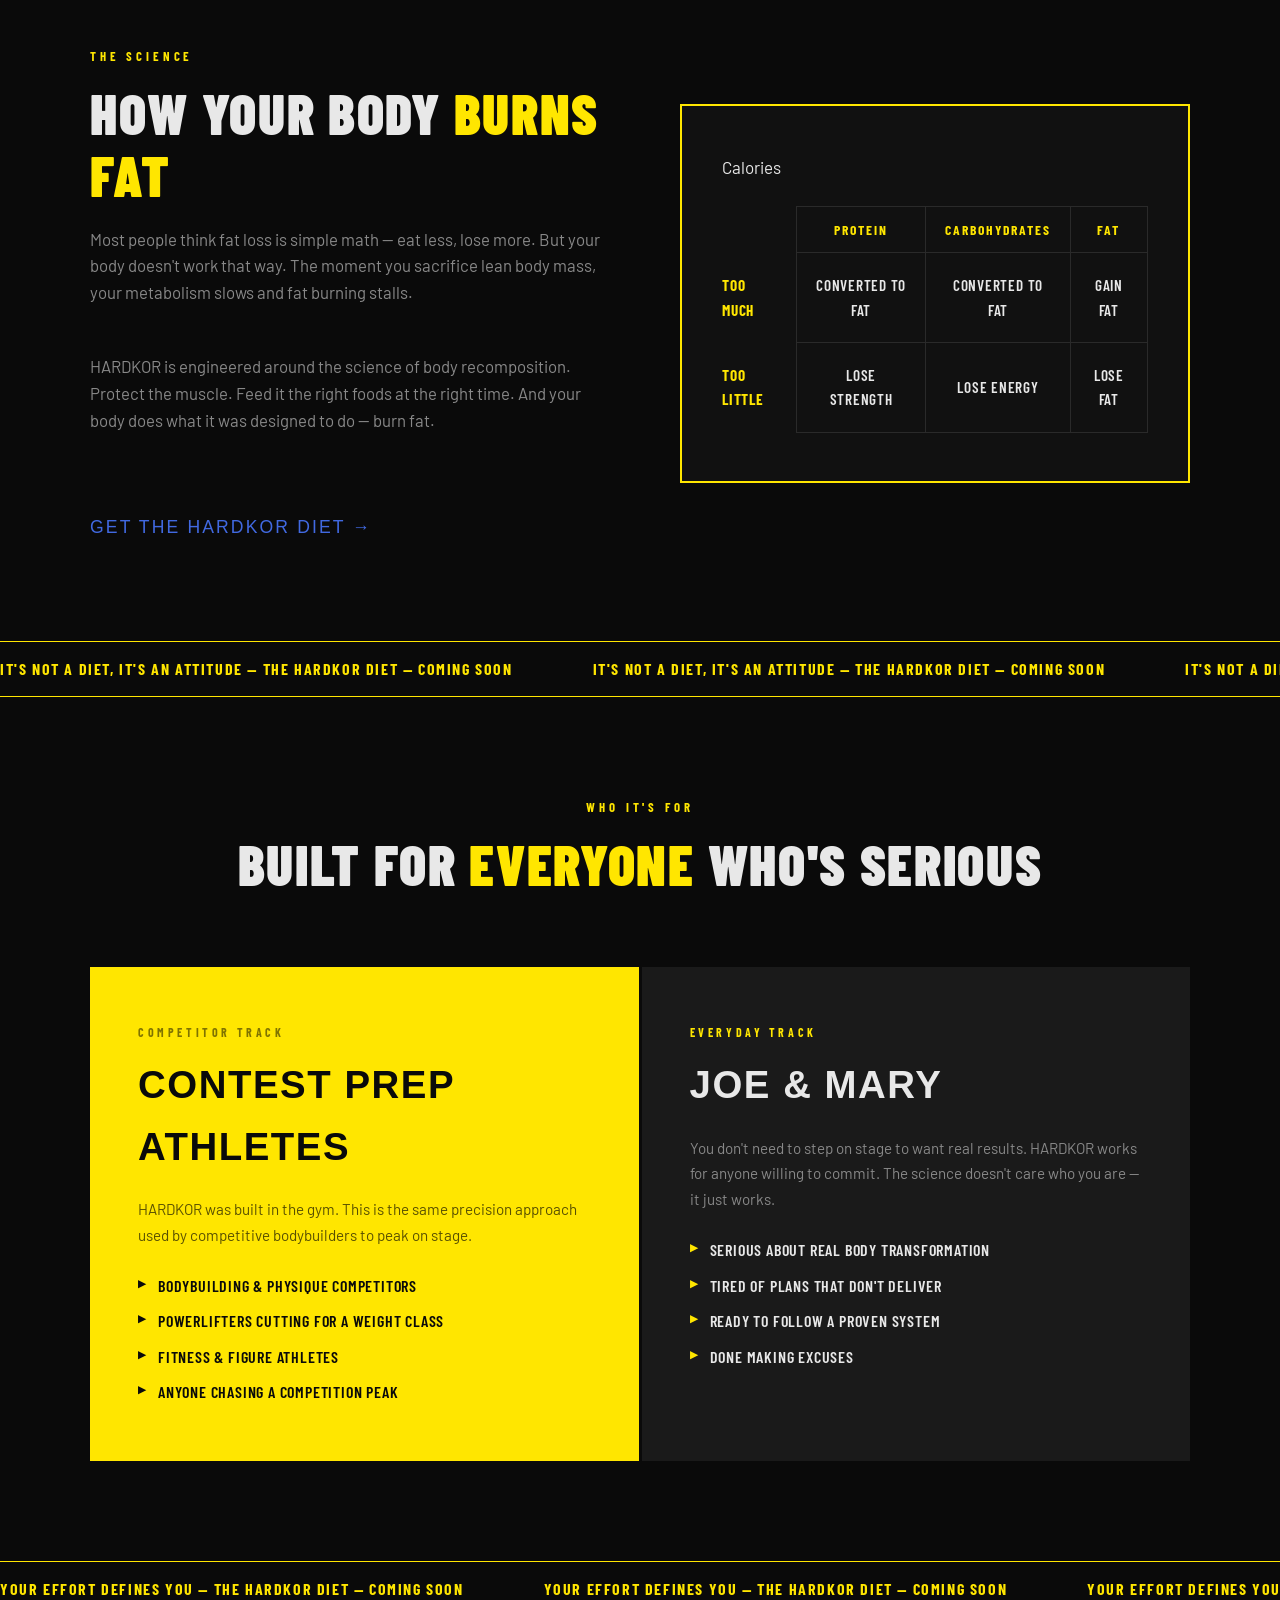
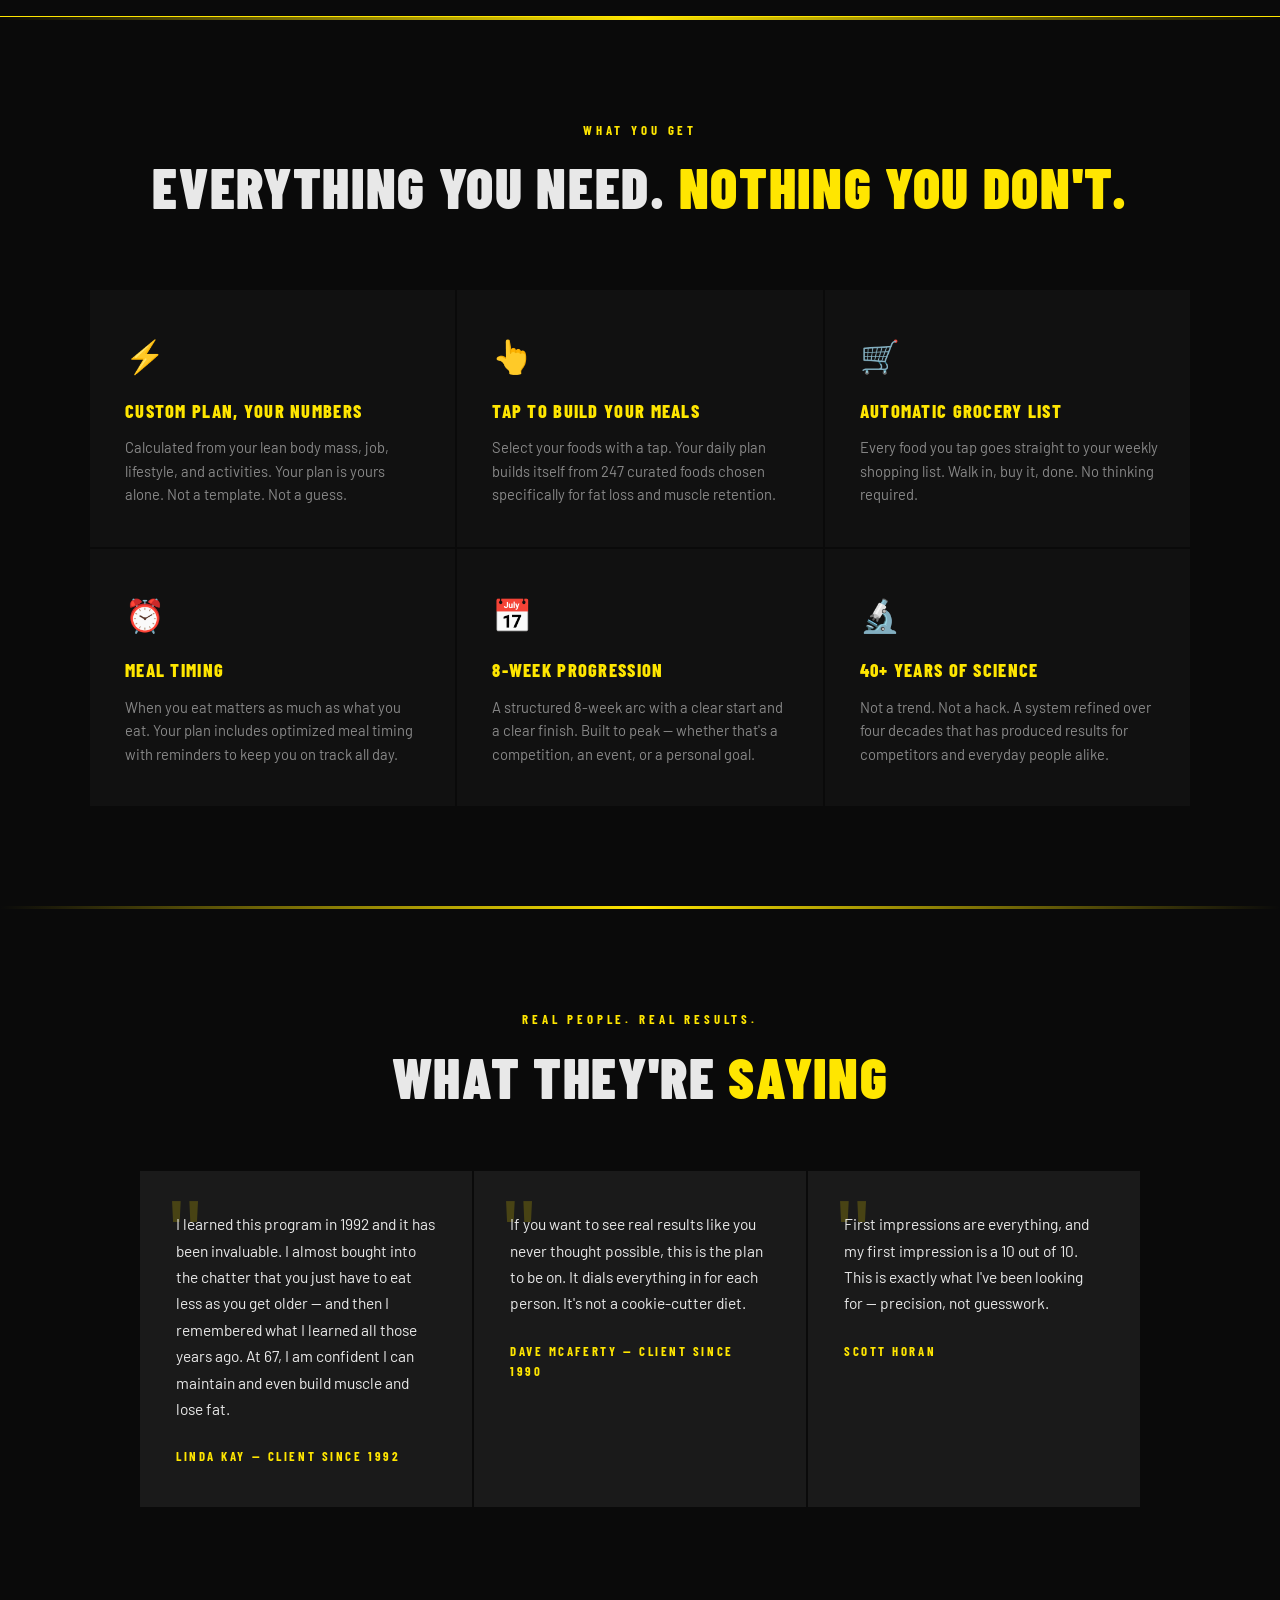
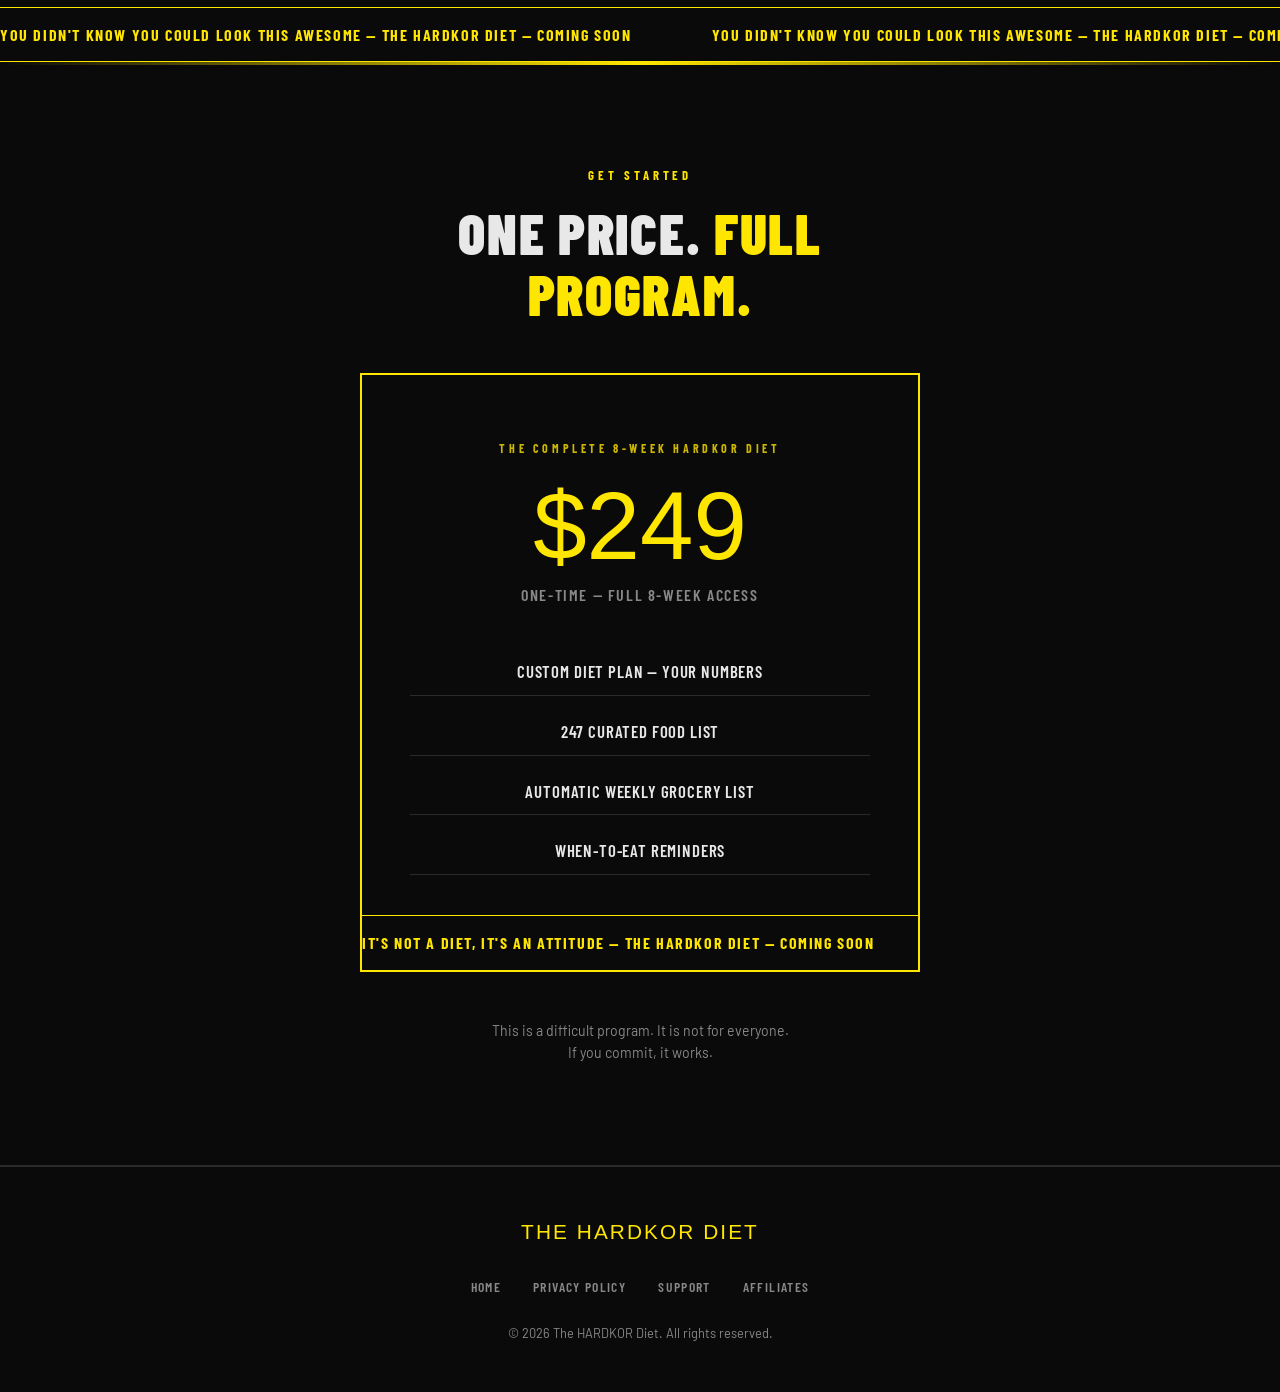
<file: hardkor-diet-website/index.html>
<!DOCTYPE html>
<html lang="en">
<head>
  <meta charset="UTF-8" />
  <meta name="viewport" content="width=device-width, initial-scale=1.0" />
  <title>The HARDKOR Diet — Your Effort Defines You</title>
  <link rel="preconnect" href="https://fonts.googleapis.com" />
  <link href="https://fonts.googleapis.com/css2?family=Barlow+Condensed:wght@400;600;700;800;900&family=Barlow:wght@400;500;600&display=swap" rel="stylesheet" />
  <style>
    :root {
      --yellow: #FFE600;
      --yellow-dim: #CCB800;
      --black: #0A0A0A;
      --dark: #111111;
      --gray: #1A1A1A;
      --gray-mid: #2A2A2A;
      --text: #E8E8E8;
      --text-dim: #888888;
    }
    * { margin: 0; padding: 0; box-sizing: border-box; }
    html { scroll-behavior: smooth; }
    body { background: var(--black); color: var(--text); font-family: 'Barlow', sans-serif; font-size: 17px; line-height: 1.6; overflow-x: hidden; }

    nav { position: fixed; top: 0; left: 0; right: 0; z-index: 100; background: rgba(10,10,10,0.95); backdrop-filter: blur(8px); border-bottom: 2px solid var(--yellow); display: flex; align-items: center; justify-content: space-between; padding: 0 40px; height: 64px; }
    .nav-logo { font-family: Impact, 'Arial Narrow', sans-serif; font-size: 1.3rem; letter-spacing: 0.06em; color: var(--yellow); text-decoration: none; text-transform: uppercase; }
    .nav-links { display: flex; gap: 32px; list-style: none; }
    .nav-links a { color: var(--text); text-decoration: none; font-family: 'Barlow Condensed', sans-serif; font-weight: 600; font-size: 0.95rem; letter-spacing: 0.1em; text-transform: uppercase; transition: color 0.2s; }
    .nav-links a:hover { color: var(--yellow); }
    .hamburger { display: none; flex-direction: column; gap: 5px; cursor: pointer; padding: 4px; background: none; border: none; }
    .hamburger span { display: block; width: 24px; height: 2px; background: var(--yellow); transition: all 0.25s; }
    .mobile-nav { display: none; position: fixed; top: 64px; left: 0; right: 0; background: rgba(10,10,10,0.98); border-bottom: 2px solid var(--yellow); z-index: 99; flex-direction: column; padding: 16px 0; }
    .mobile-nav.open { display: flex; }
    .mobile-nav a { color: var(--text); text-decoration: none; font-family: 'Barlow Condensed', sans-serif; font-weight: 600; font-size: 1.1rem; letter-spacing: 0.1em; text-transform: uppercase; padding: 14px 40px; transition: color 0.2s; }
    .mobile-nav a:hover { color: var(--yellow); }
    @media (max-width: 768px) {
      nav { padding: 0 20px; }
      .nav-links { display: none; }
      .hamburger { display: flex; }
    }

    .hero { display: flex; flex-direction: column; align-items: center; justify-content: center; text-align: center; padding: 140px 40px 20px; position: relative; overflow: hidden; }
    .hero::before { content: ''; position: absolute; inset: 0; background: radial-gradient(ellipse 60% 50% at 50% 60%, rgba(255,230,0,0.07) 0%, transparent 70%), repeating-linear-gradient(0deg, transparent, transparent 60px, rgba(255,230,0,0.03) 60px, rgba(255,230,0,0.03) 61px); pointer-events: none; }

    .wordmark { display: flex; flex-direction: column; align-items: center; width: 100%; max-width: 900px; margin-bottom: 16px; opacity: 0; animation: fadeUp 0.7s 0.3s forwards; }
    .wordmark-main { font-family: Impact, 'Arial Narrow', sans-serif; font-size: clamp(4.5rem, 17vw, 13rem); color: var(--yellow); letter-spacing: 0.04em; line-height: 0.88; text-transform: uppercase; }
    .wordmark-tagline { font-family: 'Barlow Condensed', sans-serif; font-weight: 400; font-style: italic; font-size: clamp(1rem, 2.5vw, 1.5rem); color: var(--yellow-dim); letter-spacing: 0.04em; margin-top: 8px; }

    .hero-eyebrow { font-family: 'Barlow Condensed', sans-serif; font-weight: 700; font-size: 0.85rem; letter-spacing: 0.25em; text-transform: uppercase; color: var(--yellow); margin-bottom: 20px; opacity: 0; animation: fadeUp 0.7s 0.1s forwards; }
    .hero-headline { font-family: 'Barlow Condensed', sans-serif; font-weight: 900; font-size: clamp(2rem, 6vw, 4.5rem); line-height: 1.05; text-transform: uppercase; letter-spacing: 0.02em; max-width: 900px; margin: 24px 0 16px; opacity: 0; animation: fadeUp 0.7s 0.6s forwards; color: #ffffff; }
    .hero-headline span { color: var(--yellow); }
    @keyframes fadeUp { from { opacity: 0; transform: translateY(24px); } to { opacity: 1; transform: translateY(0); } }

    .divider { height: 3px; background: linear-gradient(90deg, transparent, var(--yellow), transparent); }

    .philosophy { background: var(--black); padding: 100px 40px; text-align: center; }
    .section-label { font-family: 'Barlow Condensed', sans-serif; font-weight: 700; font-size: 0.8rem; letter-spacing: 0.3em; text-transform: uppercase; color: var(--yellow); margin-bottom: 16px; }
    .section-title { font-family: 'Barlow Condensed', sans-serif; font-weight: 900; font-size: clamp(2rem, 5vw, 3.5rem); text-transform: uppercase; letter-spacing: 0.03em; line-height: 1.1; margin-bottom: 24px; }
    .section-title span { color: var(--yellow); }
    .section-body { color: var(--text-dim); max-width: 680px; margin: 0 auto; font-size: 1.05rem; }
    .quote-block { border-left: 4px solid var(--yellow); padding: 20px 32px; margin: 60px auto; max-width: 900px; text-align: left; background: var(--gray); }
    .quote-block p { font-family: 'Barlow Condensed', sans-serif; font-weight: 700; font-size: clamp(1.2rem, 2.5vw, 1.6rem); letter-spacing: 0.02em; line-height: 1.3; color: var(--yellow); text-transform: uppercase; white-space: nowrap; }

    .how { padding: 100px 40px; background: var(--black); }
    .how-inner { max-width: 1100px; margin: 0 auto; }
    .how-header { text-align: center; margin-bottom: 72px; }
    .steps { display: grid; grid-template-columns: repeat(auto-fit, minmax(240px, 1fr)); gap: 2px; }
    .step { background: var(--dark); padding: 48px 36px; border-top: 3px solid transparent; transition: border-color 0.2s; }
    .step:hover { border-color: var(--yellow); }
    .step-num { font-family: Impact, 'Arial Narrow', sans-serif; font-size: 5rem; color: rgba(255,230,0,0.1); line-height: 1; margin-bottom: 8px; }
    .step-title { font-family: 'Barlow Condensed', sans-serif; font-weight: 800; font-size: 1.4rem; letter-spacing: 0.05em; text-transform: uppercase; color: var(--yellow); margin-bottom: 12px; }
    .step-body { color: var(--text-dim); font-size: 0.95rem; }

    .foods { padding: 100px 40px; background: var(--black); }
    .foods-inner { max-width: 1100px; margin: 0 auto; }
    .foods-header { text-align: center; margin-bottom: 72px; }
    .food-grid { display: grid; grid-template-columns: repeat(5, 1fr); gap: 2px; }
    .food-card { background: var(--gray); padding: 40px 24px; text-align: center; position: relative; overflow: hidden; transition: transform 0.2s; }
    .food-card::before { content: ''; position: absolute; bottom: 0; left: 0; right: 0; height: 3px; background: var(--yellow); transform: scaleX(0); transition: transform 0.3s; }
    .food-card:hover { transform: translateY(-4px); }
    .food-card:hover::before { transform: scaleX(1); }
    .food-icon { font-size: 2.8rem; margin-bottom: 16px; display: block; }
    .food-name { font-family: 'Barlow Condensed', sans-serif; font-weight: 900; font-size: 1.3rem; letter-spacing: 0.08em; text-transform: uppercase; color: var(--yellow); margin-bottom: 10px; }
    .food-desc { color: var(--text-dim); font-size: 0.88rem; line-height: 1.5; }

    .science { padding: 100px 40px; background: var(--black); }
    .science-inner { max-width: 1100px; margin: 0 auto; display: grid; grid-template-columns: 1fr 1fr; gap: 80px; align-items: center; }
    .science-text .section-title { text-align: left; margin-bottom: 20px; }
    .science-text .section-label { text-align: left; }
    .science-text .section-body { margin: 0; margin-bottom: 20px; }
    .science-formula { background: var(--dark); border: 2px solid var(--yellow); padding: 48px 40px; }
    .cal-table { width: 100%; border-collapse: collapse; margin-top: 24px; }
    .cal-table th { font-family: 'Barlow Condensed', sans-serif; font-weight: 700; font-size: 0.85rem; letter-spacing: 0.15em; text-transform: uppercase; color: var(--yellow); padding: 12px 16px; border: 1px solid var(--gray-mid); text-align: center; }
    .cal-table th:first-child { border: none; }
    .cal-table td { font-family: 'Barlow Condensed', sans-serif; font-weight: 600; font-size: 0.95rem; letter-spacing: 0.05em; text-transform: uppercase; color: var(--text); padding: 20px 16px; border: 1px solid var(--gray-mid); text-align: center; }
    .cal-row-label { color: var(--yellow) !important; font-weight: 700 !important; border: none !important; text-align: left !important; padding-left: 0 !important; }
    .marquee-strip { overflow: hidden; background: var(--black); border-top: 1px solid var(--yellow); border-bottom: 1px solid var(--yellow); padding: 14px 0; }
    .marquee-track { display: flex; gap: 80px; width: max-content; animation: marquee 18s linear infinite; }
    .marquee-track span { font-family: 'Barlow Condensed', sans-serif; font-weight: 700; font-size: 1rem; letter-spacing: 0.1em; text-transform: uppercase; color: var(--yellow); white-space: nowrap; }
    @keyframes marquee { from { transform: translateX(0); } to { transform: translateX(-50%); } }
    .science-cta { display: inline-block; margin-top: 32px; color: #4169e1; font-family: Impact, 'Arial Narrow', sans-serif; font-size: 1.1rem; letter-spacing: 0.12em; text-transform: uppercase; text-decoration: none; transition: opacity 0.15s; }
    .science-cta:hover { opacity: 0.75; }

    .who { padding: 100px 40px; background: var(--black); }
    .who-inner { max-width: 1100px; margin: 0 auto; }
    .who-header { text-align: center; margin-bottom: 72px; }
    .who-cards { display: grid; grid-template-columns: 1fr 1fr; gap: 3px; }
    .who-card { background: var(--gray); padding: 56px 48px; }
    .who-card.featured { background: var(--yellow); }
    .who-card-label { font-family: 'Barlow Condensed', sans-serif; font-weight: 700; font-size: 0.75rem; letter-spacing: 0.3em; text-transform: uppercase; color: var(--yellow); margin-bottom: 12px; }
    .who-card.featured .who-card-label { color: rgba(0,0,0,0.5); }
    .who-card-title { font-family: Impact, 'Arial Narrow', sans-serif; font-size: 2.4rem; text-transform: uppercase; letter-spacing: 0.04em; color: var(--text); margin-bottom: 20px; }
    .who-card.featured .who-card-title { color: var(--black); }
    .who-card-body { color: var(--text-dim); font-size: 0.95rem; line-height: 1.7; }
    .who-card.featured .who-card-body { color: rgba(0,0,0,0.65); }
    .who-list { margin-top: 24px; list-style: none; display: flex; flex-direction: column; gap: 10px; }
    .who-list li { font-family: 'Barlow Condensed', sans-serif; font-weight: 600; font-size: 1rem; letter-spacing: 0.05em; text-transform: uppercase; padding-left: 20px; position: relative; color: var(--text); }
    .who-card.featured .who-list li { color: var(--black); }
    .who-list li::before { content: '▶'; position: absolute; left: 0; color: var(--yellow); font-size: 0.6rem; top: 3px; }
    .who-card.featured .who-list li::before { color: var(--black); }

    .features { padding: 100px 40px; background: var(--black); }
    .features-inner { max-width: 1100px; margin: 0 auto; }
    .features-header { text-align: center; margin-bottom: 72px; }
    .features-grid { display: grid; grid-template-columns: repeat(3, 1fr); gap: 2px; }
    .feature { background: var(--dark); padding: 40px 32px; border-left: 3px solid transparent; transition: border-color 0.2s; }
    .feature:hover { border-color: var(--yellow); }
    .feature-icon { font-size: 2rem; margin-bottom: 16px; display: block; }
    .feature-title { font-family: 'Barlow Condensed', sans-serif; font-weight: 800; font-size: 1.15rem; letter-spacing: 0.07em; text-transform: uppercase; color: var(--yellow); margin-bottom: 10px; }
    .feature-body { color: var(--text-dim); font-size: 0.92rem; line-height: 1.6; }

    .testimonials { padding: 100px 40px; background: var(--black); }
    .testimonials-inner { max-width: 1000px; margin: 0 auto; }
    .testimonials-header { text-align: center; margin-bottom: 64px; }
    .testi-grid { display: grid; grid-template-columns: repeat(auto-fit, minmax(300px, 1fr)); gap: 2px; }
    .testi { background: var(--gray); padding: 40px 36px; position: relative; }
    .testi::before { content: '"'; font-family: Impact, sans-serif; font-size: 6rem; color: var(--yellow); line-height: 1; opacity: 0.2; position: absolute; top: 16px; left: 28px; }
    .testi-text { color: var(--text); font-size: 0.97rem; line-height: 1.7; margin-bottom: 24px; position: relative; z-index: 1; }
    .testi-author { font-family: 'Barlow Condensed', sans-serif; font-weight: 700; font-size: 0.8rem; letter-spacing: 0.2em; text-transform: uppercase; color: var(--yellow); }

    .pricing { padding: 100px 40px; background: var(--black); text-align: center; }
    .pricing-inner { max-width: 560px; margin: 0 auto; }
    .price-box { border: 2px solid var(--yellow); padding: 64px 48px 0; margin: 48px 0; overflow: hidden; }
    .price-label { font-family: 'Barlow Condensed', sans-serif; font-weight: 700; font-size: 0.75rem; letter-spacing: 0.3em; text-transform: uppercase; color: var(--yellow-dim); margin-bottom: 20px; }
    .price-amount { font-family: Impact, 'Arial Narrow', sans-serif; font-size: 6rem; color: var(--yellow); line-height: 1; margin-bottom: 8px; }
    .price-period { font-family: 'Barlow Condensed', sans-serif; font-weight: 600; font-size: 1rem; letter-spacing: 0.1em; text-transform: uppercase; color: var(--text-dim); margin-bottom: 40px; }
    .price-includes { list-style: none; margin-bottom: 40px; display: flex; flex-direction: column; gap: 12px; }
    .price-includes li { font-family: 'Barlow Condensed', sans-serif; font-weight: 600; font-size: 1.05rem; letter-spacing: 0.05em; text-transform: uppercase; color: var(--text); padding: 10px 0; border-bottom: 1px solid var(--gray-mid); }

    footer { background: var(--black); border-top: 2px solid var(--gray-mid); padding: 48px 40px; display: flex; flex-direction: column; align-items: center; gap: 24px; }
    .footer-logo { font-family: Impact, 'Arial Narrow', sans-serif; font-size: 1.3rem; letter-spacing: 0.1em; color: var(--yellow); text-transform: uppercase; }
    .footer-links { display: flex; gap: 32px; list-style: none; flex-wrap: wrap; justify-content: center; }
    .footer-links a { color: var(--text-dim); text-decoration: none; font-family: 'Barlow Condensed', sans-serif; font-weight: 600; font-size: 0.85rem; letter-spacing: 0.1em; text-transform: uppercase; transition: color 0.2s; }
    .footer-links a:hover { color: var(--yellow); }
    .footer-copy { color: var(--text-dim); font-size: 0.8rem; }

    .calculator { padding: 20px 40px 80px; background: var(--black); }
    .calc-inner { max-width: 680px; margin: 0 auto; }
    .calc-heading { font-family: 'Barlow Condensed', sans-serif; font-weight: 900; font-size: clamp(1.4rem, 2.5vw, 2rem); text-transform: uppercase; letter-spacing: 0.03em; line-height: 1.1; color: #fff; margin-bottom: 16px; text-align: center; }
    .calc-intro { color: var(--text-dim); font-size: 1rem; line-height: 1.65; margin-bottom: 36px; }
    .calc-row { display: grid; grid-template-columns: 1fr 1fr 1fr; gap: 12px; margin-bottom: 16px; align-items: end; }
    .calc-col { display: flex; flex-direction: column; }
    .calc-label { font-family: 'Barlow Condensed', sans-serif; font-weight: 700; font-size: 0.72rem; letter-spacing: 0.25em; text-transform: uppercase; color: var(--text-dim); margin-bottom: 8px; }
    .gender-tabs { display: flex; height: 50px; border: 1.5px solid var(--gray-mid); box-sizing: border-box; }
    .gender-tab { flex: 1; padding: 0; height: 100%; font-family: 'Barlow Condensed', sans-serif; font-weight: 700; font-size: 1rem; letter-spacing: 0.12em; text-transform: uppercase; border: none; cursor: pointer; transition: color 0.15s; background: var(--black); color: var(--text-dim); }
    .gender-tab:first-child { border-right: 1px solid var(--gray-mid); }
    .gender-tab.active { color: #4169e1; background: var(--black); }
    .calc-input { display: block; width: 100%; height: 50px; background: var(--black); border: 1.5px solid var(--gray-mid); color: var(--text); font-family: 'Barlow Condensed', sans-serif; font-weight: 600; font-size: 1.1rem; padding: 0 16px; outline: none; transition: border-color 0.2s; box-sizing: border-box; }
    #calc-gender { display: none; }
    .calc-input::placeholder { color: var(--text-dim); font-weight: 400; }
    .calc-input:focus { border-color: #4169e1; }
    .calc-input::-webkit-outer-spin-button, .calc-input::-webkit-inner-spin-button { -webkit-appearance: none; margin: 0; }
    .calc-input[type=number] { -moz-appearance: textfield; }
    .calc-btn { display: block; width: 100%; background: none; color: #4169e1; border: none; font-family: Impact, 'Arial Narrow', sans-serif; font-size: 1.15rem; letter-spacing: 0.12em; text-transform: uppercase; padding: 16px 0; cursor: pointer; transition: opacity 0.15s; margin-top: 8px; }
    .calc-btn:hover { opacity: 0.75; }
    .calc-results { display: none; margin-top: 40px; border-top: 1px solid var(--gray-mid); padding-top: 32px; }
    .calc-results.visible { display: block; }
    .calc-narrative { font-size: 1.05rem; color: var(--text-dim); line-height: 1.7; margin-bottom: 32px; }
    .calc-narrative strong { color: #fff; font-weight: 700; }
    .calc-table { width: 100%; border-collapse: collapse; margin-bottom: 24px; }
    .calc-table th { font-family: 'Barlow Condensed', sans-serif; font-weight: 700; font-size: 0.72rem; letter-spacing: 0.2em; text-transform: uppercase; color: var(--text-dim); padding: 0 0 12px; text-align: left; border-bottom: 1px solid var(--gray-mid); }
    .calc-table td { padding: 16px 0; border-bottom: 1px solid rgba(255,255,255,0.05); font-size: 0.97rem; color: var(--text); vertical-align: middle; }
    .calc-table tr.row-current td { font-weight: 700; color: #fff; }
    .ace-badge { display: inline-block; background: #4169e1; color: #fff; font-family: 'Barlow Condensed', sans-serif; font-weight: 700; font-size: 0.7rem; letter-spacing: 0.12em; text-transform: uppercase; padding: 3px 8px; margin-left: 8px; vertical-align: middle; }
    .calc-disclaimer { font-size: 0.78rem; color: var(--text-dim); line-height: 1.6; margin-top: 24px; }

    @media (max-width: 900px) {
      nav { padding: 0 20px; }
      .nav-links { gap: 20px; }
      .food-grid { grid-template-columns: repeat(3, 1fr); }
      .science-inner { grid-template-columns: 1fr; gap: 48px; }
      .who-cards { grid-template-columns: 1fr; }
      .features-grid { grid-template-columns: 1fr 1fr; }
    }
    @media (max-width: 600px) {
      nav { padding: 0 16px; }
      .nav-links { display: none; }
      .hero { padding: 100px 20px 60px; }
      .food-grid { grid-template-columns: 1fr 1fr; }
      .features-grid { grid-template-columns: 1fr; }
      .who-card { padding: 40px 28px; }
      .calc-row { grid-template-columns: 1fr; }
    }
  </style>
</head>
<body>

  <nav>
    <a href="#" class="nav-logo">The HARDKOR Diet</a>
    <ul class="nav-links">
      <li><a href="#calculator">What's Possible</a></li>
      <li><a href="#how">How It Works</a></li>
      <li><a href="#food">The Plan</a></li>
      <li><a href="#who">Who It's For</a></li>
    </ul>
    <button class="hamburger" id="hamburger" aria-label="Menu">
      <span></span><span></span><span></span>
    </button>
  </nav>
  <div class="mobile-nav" id="mobile-nav">
    <a href="#calculator">What's Possible</a>
    <a href="#how">How It Works</a>
    <a href="#food">The Plan</a>
    <a href="#who">Who It's For</a>
    <a href="privacy.html">Privacy Policy</a>
    <a href="support.html">Support</a>
    <a href="affiliates.html">Affiliates</a>
  </div>

  <section class="hero">
    <p class="hero-eyebrow">8-Week Contest Prep Diet Program</p>
    <div class="wordmark">
      <div class="wordmark-main">HARDKOR</div>
      <div class="wordmark-tagline">Your Effort Defines You</div>
    </div>
    <h1 class="hero-headline">Keep the Muscle.<br /><span>Lose the Fat.</span></h1>
  </section>

  <section class="calculator" id="calculator">
    <div class="calc-inner">
      <h2 class="calc-heading">What Can the HARDKOR Diet Do for You?</h2>
      <p class="calc-intro">A precision diet built to maximize fat loss and preserve every ounce of muscle. Based on thousands of clients over 40 years, the average person on the HARDKOR Diet loses approximately 3% body fat per month — while increasing strength and energy.</p>

      <div class="calc-row">
        <div class="calc-col">
          <div class="calc-label">Gender</div>
          <div class="gender-tabs">
            <button class="gender-tab active" id="tab-male">Male</button>
            <button class="gender-tab" id="tab-female">Female</button>
          </div>
          <input type="hidden" id="calc-gender" value="male" />
        </div>
        <div class="calc-col">
          <div class="calc-label">Current Bodyweight (lbs)</div>
          <input class="calc-input" id="calc-weight" type="number" min="1" placeholder="Enter weight" />
        </div>
        <div class="calc-col">
          <div class="calc-label">Current Body Fat %</div>
          <input class="calc-input" id="calc-bf" type="number" min="1" max="70" placeholder="Enter body fat %" />
        </div>
      </div>

      <button class="calc-btn" id="calc-btn">Show Me What's Possible &rarr;</button>

      <div class="calc-results" id="calc-results">
        <p class="calc-narrative" id="calc-narrative"></p>
        <table class="calc-table">
          <thead>
            <tr>
              <th>Timeline</th>
              <th>Body Fat %</th>
              <th>Bodyweight</th>
            </tr>
          </thead>
          <tbody id="calc-tbody"></tbody>
        </table>
        <p class="calc-disclaimer">Results may vary. This tool is for informational purposes only and does not constitute medical or nutritional advice. Individual results depend on starting body composition, program adherence, diet, exercise, and other factors. Consult a qualified healthcare professional before beginning any diet or exercise program.</p>
      </div>
    </div>
  </section>

  <div class="marquee-strip">
    <div class="marquee-track">
      <span>Show Me How to Lose Fat and Gain Muscle at the Same Time — The HARDKOR Diet — Coming Soon</span>
      <span aria-hidden="true">Show Me How to Lose Fat and Gain Muscle at the Same Time — The HARDKOR Diet — Coming Soon</span>
      <span aria-hidden="true">Show Me How to Lose Fat and Gain Muscle at the Same Time — The HARDKOR Diet — Coming Soon</span>
      <span aria-hidden="true">Show Me How to Lose Fat and Gain Muscle at the Same Time — The HARDKOR Diet — Coming Soon</span>
    </div>
  </div>

  <div class="divider"></div>

  <section class="philosophy">
    <p class="section-label">The HARDKOR Philosophy</p>
    <h2 class="section-title">Most Diets Get It <span>Wrong.</span></h2>
    <p class="section-body">Most diets promise fast weight loss — and deliver it by destroying your muscle in the process. When the muscle goes, the metabolism goes with it. You hit a plateau, you stall, and you're back where you started. HARDKOR is different. This system has been producing real results since 1982. The principle is simple: keep your lean body mass, and your body burns fat around the clock. Lose the lean, and you lose everything.</p>
  </section>



  <div class="divider"></div>

  <section class="how" id="how">
    <div class="how-inner">
      <div class="how-header">
        <p class="section-label">The Process</p>
        <h2 class="section-title">How <span>HARDKOR</span> Gets It Right</h2>
      </div>
      <div class="steps">
        <div class="step"><div class="step-num">01</div><div class="step-title">Enter Your Stats</div><p class="step-body">Your lean body mass, your job, your daily activities and lifestyle. Real data, not guesses. This is what separates your plan from everyone else's.</p></div>
        <div class="step"><div class="step-num">02</div><div class="step-title">Get Your Plan</div><p class="step-body">The HARDKOR engine calculates your exact daily servings across 5 food groups. No calorie counting. No macro math. Just your numbers.</p></div>
        <div class="step"><div class="step-num">03</div><div class="step-title">Eat Your Plan</div><p class="step-body">Tap your food choices each day. Build your meals from 247 precision-selected foods. Your grocery list builds itself as you go.</p></div>
        <div class="step"><div class="step-num">04</div><div class="step-title">Effort Defined</div><p class="step-body">Eight weeks of commitment shows. In the mirror. In your energy. In the way people look at you. What you put in is exactly what you get out.</p></div>
      </div>
    </div>
  </section>

  <div class="divider"></div>

  <section class="foods" id="food">
    <div class="foods-inner">
      <div class="foods-header">
        <p class="section-label">The HARDKOR Plan</p>
        <h2 class="section-title">Five Groups. <span>Zero Compromise.</span></h2>
        <p class="section-body" style="margin:0 auto;max-width:600px;color:var(--text-dim);">Every food in the HARDKOR program was chosen for a reason. 247 foods pulled from 350,000 in the USDA database — the ones that work.</p>
      </div>
      <div class="food-grid">
        <div class="food-card"><span class="food-icon">🥩</span><div class="food-name">Protein</div><p class="food-desc">Repairs and rebuilds muscle tissue. Non-negotiable on a program designed to keep your lean.</p></div>
        <div class="food-card"><span class="food-icon">🌾</span><div class="food-name">Grains</div><p class="food-desc">Complex carbs that deliver sustained energy for training and daily output. Timed and measured to fuel performance.</p></div>
        <div class="food-card"><span class="food-icon">🥔</span><div class="food-name">Starches</div><p class="food-desc">The other complex carb. Feeds your muscles and keeps your energy stable through every week of the program.</p></div>
        <div class="food-card"><span class="food-icon">🥦</span><div class="food-name">Veggies</div><p class="food-desc">Provide the nutrients and fiber your body needs to perform and recover through every week of the program.</p></div>
        <div class="food-card"><span class="food-icon">🍎</span><div class="food-name">Fruits</div><p class="food-desc">Whole, fresh fruits provide quick, easy between-meal snacks.</p></div>
      </div>
    </div>
  </section>

  <div class="marquee-strip">
    <div class="marquee-track">
      <span>Don't Lose Weight, Lose Fat and Look Great — The HARDKOR Diet — Coming Soon</span>
      <span aria-hidden="true">Don't Lose Weight, Lose Fat and Look Great — The HARDKOR Diet — Coming Soon</span>
      <span aria-hidden="true">Don't Lose Weight, Lose Fat and Look Great — The HARDKOR Diet — Coming Soon</span>
      <span aria-hidden="true">Don't Lose Weight, Lose Fat and Look Great — The HARDKOR Diet — Coming Soon</span>
    </div>
  </div>

  <div class="divider"></div>

  <section class="science">
    <div class="science-inner">
      <div class="science-text">
        <p class="section-label">The Science</p>
        <h2 class="section-title">How Your Body <span>Burns Fat</span></h2>
        <p class="section-body">Most people think fat loss is simple math — eat less, lose more. But your body doesn't work that way. The moment you sacrifice lean body mass, your metabolism slows and fat burning stalls.</p>
        <br />
        <p class="section-body">HARDKOR is engineered around the science of body recomposition. Protect the muscle. Feed it the right foods at the right time. And your body does what it was designed to do — burn fat.</p>
        <br />
        <a href="#pricing" class="science-cta">Get the HARDKOR Diet →</a>
      </div>
      <div class="science-formula">
        <div class="formula-title">Calories</div>
        <table class="cal-table">
          <thead>
            <tr>
              <th></th>
              <th>Protein</th>
              <th>Carbohydrates</th>
              <th>Fat</th>
            </tr>
          </thead>
          <tbody>
            <tr>
              <td class="cal-row-label">Too Much</td>
              <td>Converted to Fat</td>
              <td>Converted to Fat</td>
              <td>Gain Fat</td>
            </tr>
            <tr>
              <td class="cal-row-label">Too Little</td>
              <td>Lose Strength</td>
              <td>Lose Energy</td>
              <td>Lose Fat</td>
            </tr>
          </tbody>
        </table>
      </div>
    </div>
  </section>

  <div class="marquee-strip">
    <div class="marquee-track">
      <span>It's Not a Diet, It's an Attitude — The HARDKOR Diet — Coming Soon</span>
      <span aria-hidden="true">It's Not a Diet, It's an Attitude — The HARDKOR Diet — Coming Soon</span>
      <span aria-hidden="true">It's Not a Diet, It's an Attitude — The HARDKOR Diet — Coming Soon</span>
      <span aria-hidden="true">It's Not a Diet, It's an Attitude — The HARDKOR Diet — Coming Soon</span>
    </div>
  </div>

  <section class="who" id="who">
    <div class="who-inner">
      <div class="who-header">
        <p class="section-label">Who It's For</p>
        <h2 class="section-title">Built for <span>Everyone</span> Who's Serious</h2>
      </div>
      <div class="who-cards">
        <div class="who-card featured">
          <div class="who-card-label">Competitor Track</div>
          <h3 class="who-card-title">Contest Prep Athletes</h3>
          <p class="who-card-body">HARDKOR was built in the gym. This is the same precision approach used by competitive bodybuilders to peak on stage.</p>
          <ul class="who-list">
            <li>Bodybuilding &amp; Physique Competitors</li>
            <li>Powerlifters Cutting for a Weight Class</li>
            <li>Fitness &amp; Figure Athletes</li>
            <li>Anyone Chasing a Competition Peak</li>
          </ul>
        </div>
        <div class="who-card">
          <div class="who-card-label">Everyday Track</div>
          <h3 class="who-card-title">Joe &amp; Mary</h3>
          <p class="who-card-body">You don't need to step on stage to want real results. HARDKOR works for anyone willing to commit. The science doesn't care who you are — it just works.</p>
          <ul class="who-list">
            <li>Serious About Real Body Transformation</li>
            <li>Tired of Plans That Don't Deliver</li>
            <li>Ready to Follow a Proven System</li>
            <li>Done Making Excuses</li>
          </ul>
        </div>
      </div>
    </div>
  </section>

  <div class="marquee-strip">
    <div class="marquee-track">
      <span>Your Effort Defines You — The HARDKOR Diet — Coming Soon</span>
      <span aria-hidden="true">Your Effort Defines You — The HARDKOR Diet — Coming Soon</span>
      <span aria-hidden="true">Your Effort Defines You — The HARDKOR Diet — Coming Soon</span>
      <span aria-hidden="true">Your Effort Defines You — The HARDKOR Diet — Coming Soon</span>
    </div>
  </div>

  <div class="divider"></div>

  <section class="features">
    <div class="features-inner">
      <div class="features-header">
        <p class="section-label">What You Get</p>
        <h2 class="section-title">Everything You Need. <span>Nothing You Don't.</span></h2>
      </div>
      <div class="features-grid">
        <div class="feature"><span class="feature-icon">⚡</span><div class="feature-title">Custom Plan, Your Numbers</div><p class="feature-body">Calculated from your lean body mass, job, lifestyle, and activities. Your plan is yours alone. Not a template. Not a guess.</p></div>
        <div class="feature"><span class="feature-icon">👆</span><div class="feature-title">Tap to Build Your Meals</div><p class="feature-body">Select your foods with a tap. Your daily plan builds itself from 247 curated foods chosen specifically for fat loss and muscle retention.</p></div>
        <div class="feature"><span class="feature-icon">🛒</span><div class="feature-title">Automatic Grocery List</div><p class="feature-body">Every food you tap goes straight to your weekly shopping list. Walk in, buy it, done. No thinking required.</p></div>
        <div class="feature"><span class="feature-icon">⏰</span><div class="feature-title">Meal Timing</div><p class="feature-body">When you eat matters as much as what you eat. Your plan includes optimized meal timing with reminders to keep you on track all day.</p></div>
        <div class="feature"><span class="feature-icon">📅</span><div class="feature-title">8-Week Progression</div><p class="feature-body">A structured 8-week arc with a clear start and a clear finish. Built to peak — whether that's a competition, an event, or a personal goal.</p></div>
        <div class="feature"><span class="feature-icon">🔬</span><div class="feature-title">40+ Years of Science</div><p class="feature-body">Not a trend. Not a hack. A system refined over four decades that has produced results for competitors and everyday people alike.</p></div>
      </div>
    </div>
  </section>

  <div class="divider"></div>

  <section class="testimonials">
    <div class="testimonials-inner">
      <div class="testimonials-header">
        <p class="section-label">Real People. Real Results.</p>
        <h2 class="section-title">What They're <span>Saying</span></h2>
      </div>
      <div class="testi-grid">
        <div class="testi"><p class="testi-text">I learned this program in 1992 and it has been invaluable. I almost bought into the chatter that you just have to eat less as you get older — and then I remembered what I learned all those years ago. At 67, I am confident I can maintain and even build muscle and lose fat.</p><div class="testi-author">Linda Kay — Client Since 1992</div></div>
        <div class="testi"><p class="testi-text">If you want to see real results like you never thought possible, this is the plan to be on. It dials everything in for each person. It's not a cookie-cutter diet.</p><div class="testi-author">Dave McAferty — Client Since 1990</div></div>
        <div class="testi"><p class="testi-text">First impressions are everything, and my first impression is a 10 out of 10. This is exactly what I've been looking for — precision, not guesswork.</p><div class="testi-author">Scott Horan</div></div>
      </div>
    </div>
  </section>

  <div class="marquee-strip">
    <div class="marquee-track">
      <span>You Didn't Know You Could Look This Awesome — The HARDKOR Diet — Coming Soon</span>
      <span aria-hidden="true">You Didn't Know You Could Look This Awesome — The HARDKOR Diet — Coming Soon</span>
      <span aria-hidden="true">You Didn't Know You Could Look This Awesome — The HARDKOR Diet — Coming Soon</span>
      <span aria-hidden="true">You Didn't Know You Could Look This Awesome — The HARDKOR Diet — Coming Soon</span>
    </div>
  </div>

  <div class="divider"></div>

  <section class="pricing" id="pricing">
    <div class="pricing-inner">
      <p class="section-label">Get Started</p>
      <h2 class="section-title">One Price. <span>Full Program.</span></h2>
      <div class="price-box">
        <div class="price-label">The Complete 8-Week HARDKOR Diet</div>
        <div class="price-amount">$249</div>
        <div class="price-period">One-time — Full 8-week access</div>
        <ul class="price-includes">
          <li>Custom Diet Plan — Your Numbers</li>
          <li>247 Curated Food List</li>
          <li>Automatic Weekly Grocery List</li>
          <li>When-to-Eat Reminders</li>
        </ul>
        <div class="marquee-strip" style="margin: 0 -48px; border-top: 1px solid var(--yellow); border-bottom: none;">
          <div class="marquee-track">
            <span>It's Not a Diet, It's an Attitude — The HARDKOR Diet — Coming Soon</span>
            <span aria-hidden="true">It's Not a Diet, It's an Attitude — The HARDKOR Diet — Coming Soon</span>
            <span aria-hidden="true">It's Not a Diet, It's an Attitude — The HARDKOR Diet — Coming Soon</span>
            <span aria-hidden="true">It's Not a Diet, It's an Attitude — The HARDKOR Diet — Coming Soon</span>
          </div>
        </div>
      </div>
      <p style="color:var(--text-dim);font-size:0.88rem;">This is a difficult program. It is not for everyone.<br />If you commit, it works.</p>
    </div>
  </section>

  <footer>
    <div class="footer-logo">The HARDKOR Diet</div>
    <ul class="footer-links">
      <li><a href="index.html">Home</a></li>
      <li><a href="privacy.html">Privacy Policy</a></li>
      <li><a href="support.html">Support</a></li>
      <li><a href="affiliates.html">Affiliates</a></li>
    </ul>
    <p class="footer-copy">© 2026 The HARDKOR Diet. All rights reserved.</p>
  </footer>

  <script>
    // Gender tabs
    document.getElementById('tab-male').addEventListener('click', function() {
      document.getElementById('calc-gender').value = 'male';
      document.getElementById('tab-male').classList.add('active');
      document.getElementById('tab-female').classList.remove('active');
    });
    document.getElementById('tab-female').addEventListener('click', function() {
      document.getElementById('calc-gender').value = 'female';
      document.getElementById('tab-female').classList.add('active');
      document.getElementById('tab-male').classList.remove('active');
    });

    function aceBadge(bf, gender, isFloor) {
      if (isFloor) return { label: 'Showtime', cls: '' };
      if (gender === 'male') {
        if (bf <= 24 && bf > 13) return { label: 'Average', cls: '' };
      } else {
        if (bf <= 31 && bf > 20) return { label: 'Average', cls: '' };
      }
      return null;
    }

    function badgeHtml(bf, gender, isFloor) {
      var b = aceBadge(bf, gender, isFloor);
      return b ? '<span class="ace-badge ' + b.cls + '">' + b.label + '</span>' : '';
    }

    document.getElementById('calc-btn').addEventListener('click', function () {
      var gender = document.getElementById('calc-gender').value;
      var weight = parseFloat(document.getElementById('calc-weight').value);
      var bf = parseFloat(document.getElementById('calc-bf').value);
      var targetBf = gender === 'male' ? 6 : 8;
      var dropPerCycle = 6;

      if (!weight || weight <= 0 || !bf || bf <= targetBf || bf > 70) return;

      var lbm = weight * (1 - bf / 100);
      var finalWeight = lbm / (1 - targetBf / 100);

      var fullCycles = Math.floor((bf - targetBf) / dropPerCycle);
      var remainder = (bf - targetBf) % dropPerCycle;
      var partialWeeks = remainder > 0 ? (remainder / dropPerCycle) * 8 : 0;
      var totalWeeks = fullCycles * 8 + partialWeeks;
      var wholeWeeks = Math.round(totalWeeks);
      var timeStr = wholeWeeks + ' weeks';

      document.getElementById('calc-narrative').innerHTML =
        '<strong>Pro Tip:</strong> Transforming your body is a balance of lean body mass (muscle shape) and how much body fat is covering it up. Based on your current weight and body fat, the HARDKOR Diet can take you from <strong>' +
        weight.toFixed(0) + ' lbs at ' + bf.toFixed(0) + '%</strong> to <strong>' +
        finalWeight.toFixed(1) + ' lbs at ' + targetBf + '%</strong> in <strong>' + timeStr +
        '</strong> — while increasing your strength and energy. If the projected body weight at your desired body fat seems too low, it means you need more muscle. Participate in weight training and follow the HARDKOR Diet for fastest results.';

      var tbody = '';
      var curBf = bf;
      var curWeight = weight;
      var shownBadges = {};

      tbody += '<tr class="row-current"><td>Current</td><td>' + bf.toFixed(0) + '%</td><td>' + weight.toFixed(0) + ' lbs</td></tr>';

      var cycleWeeks = 0;
      while (curBf > targetBf) {
        var newBf = curBf - dropPerCycle;
        var isFloor = false;
        var isPartial = false;
        if (newBf <= targetBf) { newBf = targetBf; isFloor = true; }
        if (isFloor && remainder > 0) { isPartial = true; }
        var newWeight = lbm / (1 - newBf / 100);

        var badge = aceBadge(newBf, gender, isFloor);
        var bHtml = '';
        if (badge && !shownBadges[badge.label]) {
          shownBadges[badge.label] = true;
          bHtml = '<span class="ace-badge ' + badge.cls + '">' + badge.label + '</span>';
        }

        if (isPartial) {
          cycleWeeks += partialWeeks;
          var pWholeWeeks = Math.round(cycleWeeks);
          tbody += '<tr><td>' + pWholeWeeks + ' weeks</td><td>' + targetBf + '%' + bHtml + '</td><td>' + newWeight.toFixed(1) + ' lbs</td></tr>';
        } else {
          cycleWeeks += 8;
          tbody += '<tr><td>' + cycleWeeks + ' weeks</td><td>' + newBf.toFixed(0) + '%' + bHtml + '</td><td>' + newWeight.toFixed(1) + ' lbs</td></tr>';
        }

        curBf = newBf;
        curWeight = newWeight;
      }

      document.getElementById('calc-tbody').innerHTML = tbody;
      document.getElementById('calc-results').classList.add('visible');
    });
  </script>
  <script>
    var ham = document.getElementById('hamburger');
    var mobileNav = document.getElementById('mobile-nav');
    ham.addEventListener('click', function() {
      mobileNav.classList.toggle('open');
    });
    mobileNav.querySelectorAll('a').forEach(function(a) {
      a.addEventListener('click', function() { mobileNav.classList.remove('open'); });
    });
  </script>
</body>
</html>
</file>
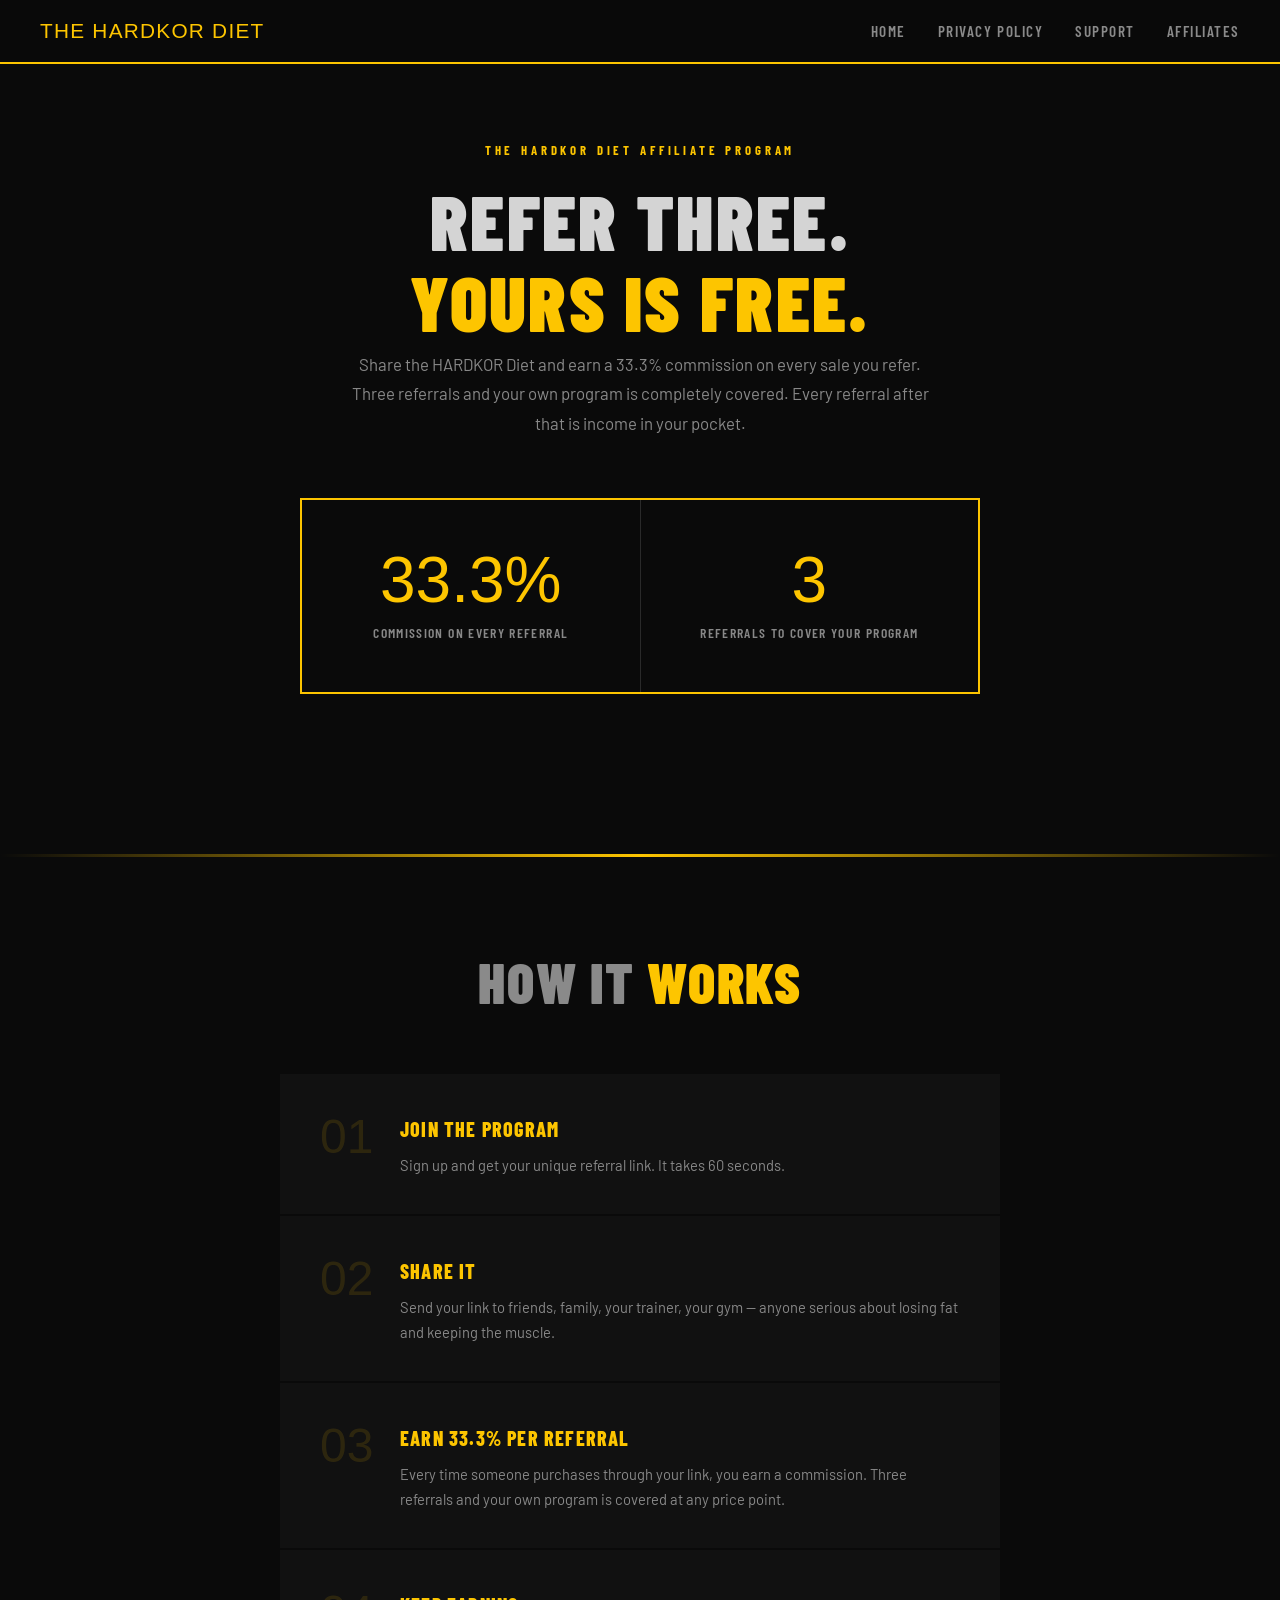
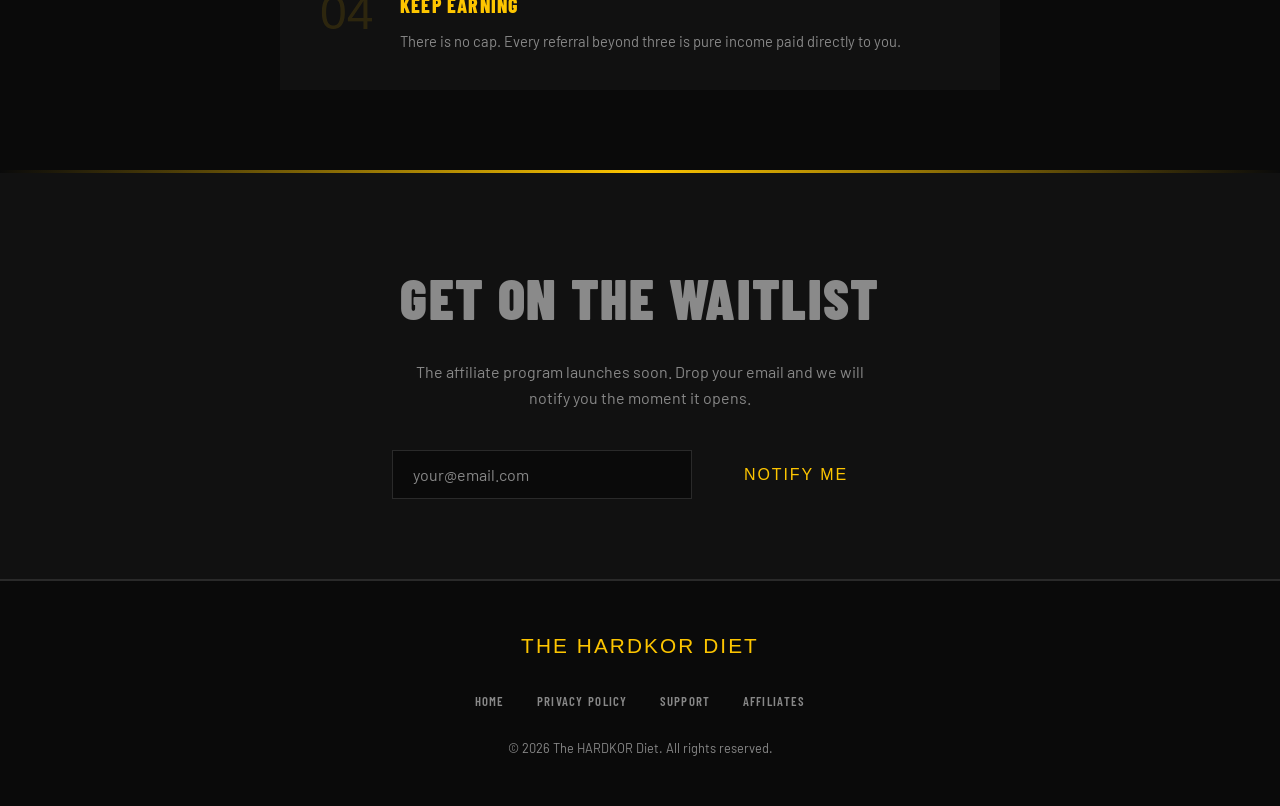
<file: affiliates.html>
<!DOCTYPE html>
<html lang="en">
<head>
  <meta charset="UTF-8" />
  <meta name="viewport" content="width=device-width, initial-scale=1.0" />
  <title>Affiliates — The HARDKOR Diet</title>
  <link rel="preconnect" href="https://fonts.googleapis.com" />
  <link href="https://fonts.googleapis.com/css2?family=Barlow+Condensed:wght@400;600;700;800;900&family=Barlow:wght@400;500;600&display=swap" rel="stylesheet" />
  <link rel="stylesheet" href="hardkor.css" />
  <style>
    .hero { padding: 140px 40px 80px; text-align: center; }
    .hero-sub { font-size: var(--text-body); color: var(--text-dim); max-width: 580px; margin: 0 auto 60px; line-height: 1.75; }
    .stats-row { display: flex; justify-content: center; max-width: 680px; margin: 0 auto 80px; border: 2px solid var(--yellow); }
    .stat-item { flex: 1; padding: 48px 24px; text-align: center; border-right: 1px solid var(--gray-mid); }
    .stat-item:last-child { border-right: none; }
    .stat-number { font-family: var(--font-display); font-size: clamp(2.5rem, 5vw, 4rem); color: var(--yellow); line-height: 1; margin-bottom: 10px; }
    .stat-label { font-family: var(--font-heading); font-weight: 600; font-size: 0.85rem; letter-spacing: var(--tracking-wide); text-transform: uppercase; color: var(--text-dim); }
    .how-section { max-width: 800px; margin: 0 auto; padding: 80px 40px; }
    .how-section h2 { font-family: var(--font-heading); font-weight: 900; font-size: var(--text-h2); text-transform: uppercase; letter-spacing: 0.03em; margin-bottom: 48px; text-align: center; color: var(--text-heading); }
    .how-section h2 span { color: var(--yellow); }
    .steps { display: flex; flex-direction: column; gap: 2px; }
    .step { background: var(--dark); padding: 36px 40px; display: flex; gap: 32px; align-items: flex-start; border-top: 3px solid transparent; transition: border-color 0.2s; }
    .step:hover { border-color: var(--yellow); }
    .step-num { font-family: var(--font-display); font-size: 3rem; color: rgba(253,197,0,0.12); line-height: 1; flex-shrink: 0; width: 48px; }
    .step-text h4 { font-family: var(--font-heading); font-weight: 800; font-size: var(--text-h4); letter-spacing: 0.06em; text-transform: uppercase; color: var(--yellow); margin-bottom: 8px; }
    .step-text p { font-size: var(--text-small); color: var(--text-dim); line-height: 1.7; }
    .waitlist { text-align: center; padding: 80px 40px; background: var(--dark); }
    .waitlist h2 { font-family: var(--font-heading); font-weight: 900; font-size: var(--text-h2); text-transform: uppercase; letter-spacing: 0.03em; margin-bottom: 16px; color: var(--text-heading); }
    .waitlist p { color: var(--text-dim); font-size: 1rem; margin-bottom: 40px; max-width: 480px; margin-left: auto; margin-right: auto; }
    .waitlist-form { display: flex; gap: 12px; justify-content: center; flex-wrap: wrap; }
    .waitlist-form input { padding: 14px 20px; border: 1.5px solid var(--gray-mid); background: var(--black); color: var(--text); font-family: var(--font-body); font-size: 1rem; width: 300px; outline: none; transition: border-color 0.2s; }
    .waitlist-form input::placeholder { color: var(--text-dim); }
    .waitlist-form input:focus { border-color: var(--yellow); }
    .waitlist-form input:-webkit-autofill,
    .waitlist-form input:-webkit-autofill:hover,
    .waitlist-form input:-webkit-autofill:focus { -webkit-box-shadow: 0 0 0px 1000px var(--black) inset; -webkit-text-fill-color: var(--text); transition: background-color 5000s ease-in-out 0s; }
    .waitlist-confirm { display: none; color: var(--yellow); font-family: var(--font-heading); font-weight: 600; font-size: 1rem; letter-spacing: var(--tracking-wide); text-transform: uppercase; margin-top: 16px; }
    .btn { display: inline-block; background: none; border: none; color: var(--yellow); font-family: var(--font-display); font-size: 1rem; letter-spacing: 0.12em; text-transform: uppercase; padding: 14px 40px; cursor: pointer; transition: opacity 0.15s; }
    .btn:hover { opacity: 0.75; }
    @media (max-width: 600px) {
      .stats-row { flex-direction: column; }
      .stat-item { border-right: none; border-bottom: 1px solid var(--gray-mid); }
      .stat-item:last-child { border-bottom: none; }
      .step { padding: 28px 24px; gap: 20px; }
      .how-section { padding: 60px 20px; }
      .hero { padding: 120px 20px 60px; }
    }
  </style>
</head>
<body>
  <nav>
    <a href="index.html" class="nav-logo">The HARDKOR Diet</a>
    <ul class="nav-links">
      <li><a href="index.html">Home</a></li>
      <li><a href="privacy.html">Privacy Policy</a></li>
      <li><a href="support.html">Support</a></li>
      <li><a href="affiliates.html">Affiliates</a></li>
    </ul>
    <button class="hamburger" id="hamburger" aria-label="Menu"><span></span><span></span><span></span></button>
  </nav>
  <div class="mobile-nav" id="mobile-nav">
    <a href="index.html">Home</a>
    <a href="privacy.html">Privacy Policy</a>
    <a href="support.html">Support</a>
    <a href="affiliates.html">Affiliates</a>
  </div>

  <section class="hero">
    <p class="eyebrow">The HARDKOR Diet Affiliate Program</p>
    <h1 class="page-h1">Refer Three.<br><span>Yours Is Free.</span></h1>
    <p class="hero-sub">Share the HARDKOR Diet and earn a 33.3% commission on every sale you refer. Three referrals and your own program is completely covered. Every referral after that is income in your pocket.</p>
    <div class="stats-row">
      <div class="stat-item">
        <div class="stat-number">33.3%</div>
        <div class="stat-label">Commission on every referral</div>
      </div>
      <div class="stat-item">
        <div class="stat-number">3</div>
        <div class="stat-label">Referrals to cover your program</div>
      </div>
    </div>
  </section>

  <div class="divider"></div>

  <section class="how-section">
    <h2>How It <span>Works</span></h2>
    <div class="steps">
      <div class="step"><div class="step-num">01</div><div class="step-text"><h4>Join the Program</h4><p>Sign up and get your unique referral link. It takes 60 seconds.</p></div></div>
      <div class="step"><div class="step-num">02</div><div class="step-text"><h4>Share It</h4><p>Send your link to friends, family, your trainer, your gym — anyone serious about losing fat and keeping the muscle.</p></div></div>
      <div class="step"><div class="step-num">03</div><div class="step-text"><h4>Earn 33.3% Per Referral</h4><p>Every time someone purchases through your link, you earn a commission. Three referrals and your own program is covered at any price point.</p></div></div>
      <div class="step"><div class="step-num">04</div><div class="step-text"><h4>Keep Earning</h4><p>There is no cap. Every referral beyond three is pure income paid directly to you.</p></div></div>
    </div>
  </section>

  <div class="divider"></div>

  <section class="waitlist">
    <h2>Get on the Waitlist</h2>
    <p>The affiliate program launches soon. Drop your email and we will notify you the moment it opens.</p>
    <div class="waitlist-form">
      <input type="email" id="waitlist-email" placeholder="your@email.com" />
      <button class="btn" id="notify-btn">Notify Me</button>
    </div>
    <p class="waitlist-confirm" id="waitlist-confirm">You're on the list. We'll be in touch.</p>
  </section>

  <footer>
    <div class="footer-logo">The HARDKOR Diet</div>
    <ul class="footer-links">
      <li><a href="index.html">Home</a></li>
      <li><a href="privacy.html">Privacy Policy</a></li>
      <li><a href="support.html">Support</a></li>
      <li><a href="affiliates.html">Affiliates</a></li>
    </ul>
    <p class="footer-copy">© 2026 The HARDKOR Diet. All rights reserved.</p>
  </footer>

  <script>
    var ham = document.getElementById('hamburger');
    var mobileNav = document.getElementById('mobile-nav');
    ham.addEventListener('click', function() { mobileNav.classList.toggle('open'); });
    mobileNav.querySelectorAll('a').forEach(function(a) { a.addEventListener('click', function() { mobileNav.classList.remove('open'); }); });
    document.getElementById('notify-btn').addEventListener('click', function() {
      var email = document.getElementById('waitlist-email').value.trim();
      if (!email || !email.includes('@')) { return; }
      document.querySelector('.waitlist-form').style.display = 'none';
      document.getElementById('waitlist-confirm').style.display = 'block';
    });
  </script>
</body>
</html>
</file>
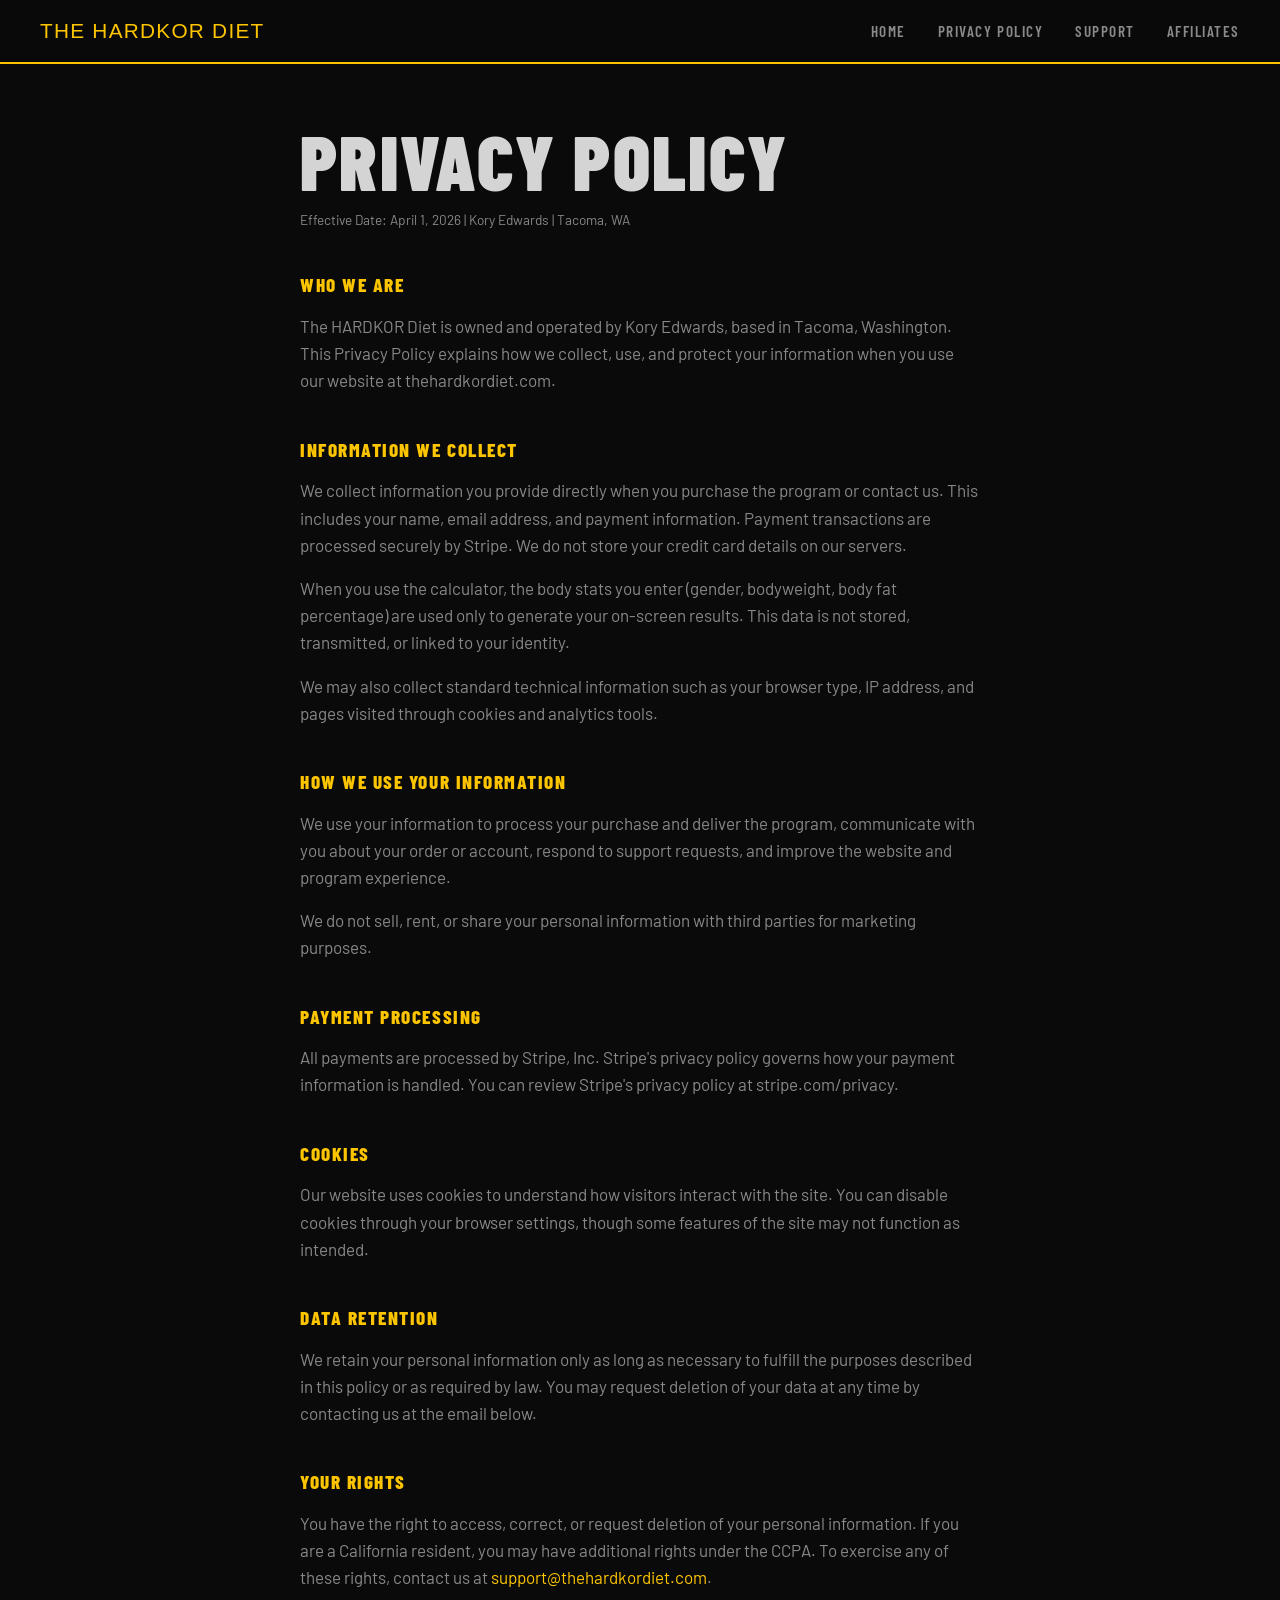
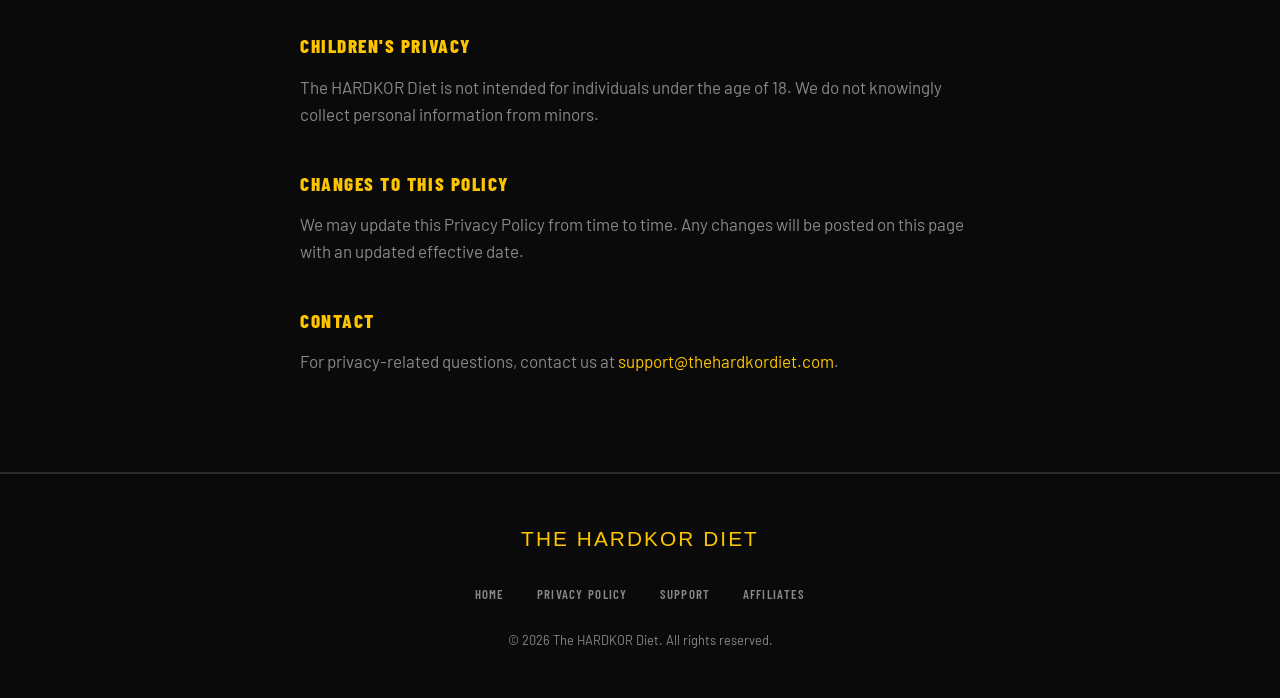
<file: privacy.html>
<!DOCTYPE html>
<html lang="en">
<head>
  <meta charset="UTF-8" />
  <meta name="viewport" content="width=device-width, initial-scale=1.0" />
  <title>Privacy Policy — The HARDKOR Diet</title>
  <link rel="preconnect" href="https://fonts.googleapis.com" />
  <link href="https://fonts.googleapis.com/css2?family=Barlow+Condensed:wght@400;600;700;800;900&family=Barlow:wght@400;500;600&display=swap" rel="stylesheet" />
  <link rel="stylesheet" href="hardkor.css" />
  <style>
    .effective { font-size: 0.85rem; color: var(--text-dim); margin-bottom: 56px; }
  </style>
</head>
<body>
  <nav>
    <a href="index.html" class="nav-logo">The HARDKOR Diet</a>
    <ul class="nav-links">
      <li><a href="index.html">Home</a></li>
      <li><a href="privacy.html">Privacy Policy</a></li>
      <li><a href="support.html">Support</a></li>
      <li><a href="affiliates.html">Affiliates</a></li>
    </ul>
    <button class="hamburger" id="hamburger" aria-label="Menu"><span></span><span></span><span></span></button>
  </nav>
  <div class="mobile-nav" id="mobile-nav">
    <a href="index.html">Home</a>
    <a href="privacy.html">Privacy Policy</a>
    <a href="support.html">Support</a>
    <a href="affiliates.html">Affiliates</a>
  </div>

  <div class="page">
    <h1 class="page-h1">Privacy Policy</h1>
    <p class="effective">Effective Date: April 1, 2026 | Kory Edwards | Tacoma, WA</p>
    <h2 class="page-h2">Who We Are</h2>
    <p>The HARDKOR Diet is owned and operated by Kory Edwards, based in Tacoma, Washington. This Privacy Policy explains how we collect, use, and protect your information when you use our website at thehardkordiet.com.</p>
    <h2 class="page-h2">Information We Collect</h2>
    <p>We collect information you provide directly when you purchase the program or contact us. This includes your name, email address, and payment information. Payment transactions are processed securely by Stripe. We do not store your credit card details on our servers.</p>
    <p>When you use the calculator, the body stats you enter (gender, bodyweight, body fat percentage) are used only to generate your on-screen results. This data is not stored, transmitted, or linked to your identity.</p>
    <p>We may also collect standard technical information such as your browser type, IP address, and pages visited through cookies and analytics tools.</p>
    <h2 class="page-h2">How We Use Your Information</h2>
    <p>We use your information to process your purchase and deliver the program, communicate with you about your order or account, respond to support requests, and improve the website and program experience.</p>
    <p>We do not sell, rent, or share your personal information with third parties for marketing purposes.</p>
    <h2 class="page-h2">Payment Processing</h2>
    <p>All payments are processed by Stripe, Inc. Stripe's privacy policy governs how your payment information is handled. You can review Stripe's privacy policy at stripe.com/privacy.</p>
    <h2 class="page-h2">Cookies</h2>
    <p>Our website uses cookies to understand how visitors interact with the site. You can disable cookies through your browser settings, though some features of the site may not function as intended.</p>
    <h2 class="page-h2">Data Retention</h2>
    <p>We retain your personal information only as long as necessary to fulfill the purposes described in this policy or as required by law. You may request deletion of your data at any time by contacting us at the email below.</p>
    <h2 class="page-h2">Your Rights</h2>
    <p>You have the right to access, correct, or request deletion of your personal information. If you are a California resident, you may have additional rights under the CCPA. To exercise any of these rights, contact us at <a href="mailto:support@thehardkordiet.com">support@thehardkordiet.com</a>.</p>
    <h2 class="page-h2">Children's Privacy</h2>
    <p>The HARDKOR Diet is not intended for individuals under the age of 18. We do not knowingly collect personal information from minors.</p>
    <h2 class="page-h2">Changes to This Policy</h2>
    <p>We may update this Privacy Policy from time to time. Any changes will be posted on this page with an updated effective date.</p>
    <h2 class="page-h2">Contact</h2>
    <p>For privacy-related questions, contact us at <a href="mailto:support@thehardkordiet.com">support@thehardkordiet.com</a>.</p>
  </div>

  <footer>
    <div class="footer-logo">The HARDKOR Diet</div>
    <ul class="footer-links">
      <li><a href="index.html">Home</a></li>
      <li><a href="privacy.html">Privacy Policy</a></li>
      <li><a href="support.html">Support</a></li>
      <li><a href="affiliates.html">Affiliates</a></li>
    </ul>
    <p class="footer-copy">© 2026 The HARDKOR Diet. All rights reserved.</p>
  </footer>

  <script>
    var ham = document.getElementById('hamburger');
    var mobileNav = document.getElementById('mobile-nav');
    ham.addEventListener('click', function() { mobileNav.classList.toggle('open'); });
    mobileNav.querySelectorAll('a').forEach(function(a) { a.addEventListener('click', function() { mobileNav.classList.remove('open'); }); });
  </script>
</body>
</html>
</file>
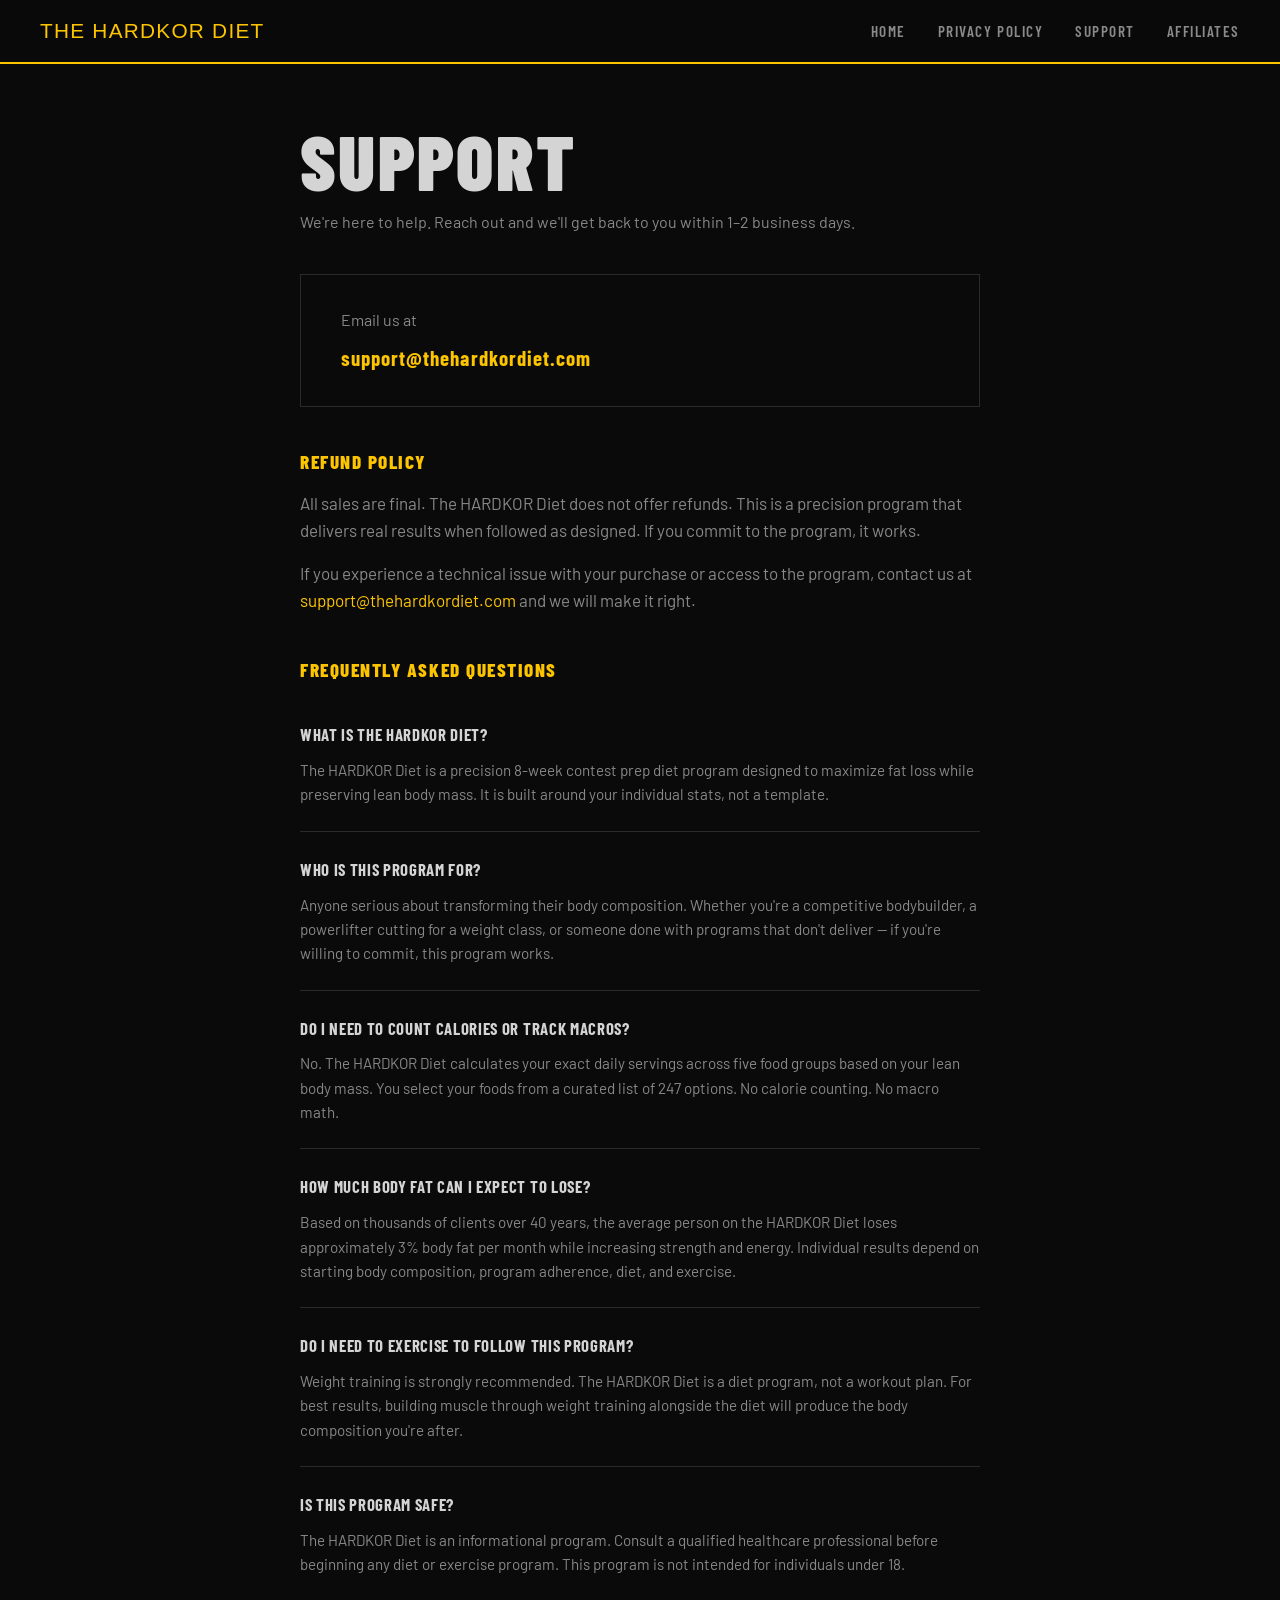
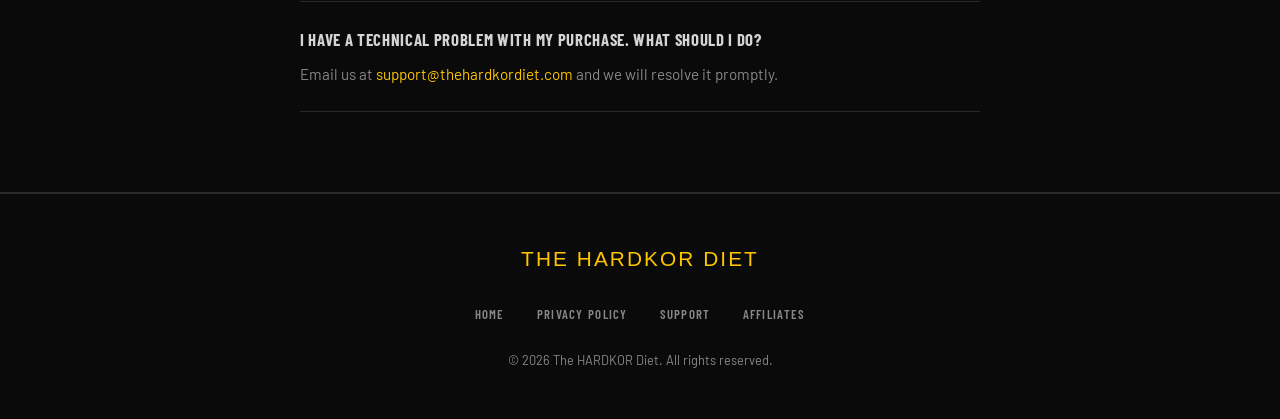
<file: support.html>
<!DOCTYPE html>
<html lang="en">
<head>
  <meta charset="UTF-8" />
  <meta name="viewport" content="width=device-width, initial-scale=1.0" />
  <title>Support — The HARDKOR Diet</title>
  <link rel="preconnect" href="https://fonts.googleapis.com" />
  <link href="https://fonts.googleapis.com/css2?family=Barlow+Condensed:wght@400;600;700;800;900&family=Barlow:wght@400;500;600&display=swap" rel="stylesheet" />
  <link rel="stylesheet" href="hardkor.css" />
  <style>
    .subtitle { color: var(--text-dim); font-size: 1rem; margin-bottom: 56px; }
    .contact-box { border: 1px solid var(--gray-mid); padding: 32px 40px; margin: 40px 0; }
    .contact-box p { margin: 0 0 8px; font-size: 1rem; }
    .contact-box a { font-family: var(--font-heading); font-weight: 700; font-size: 1.3rem; letter-spacing: 0.05em; color: var(--yellow); }
    .faq-item { border-bottom: 1px solid var(--gray-mid); padding: 24px 0; }
    .faq-q { font-family: var(--font-heading); font-weight: 700; font-size: 1.05rem; letter-spacing: 0.04em; text-transform: uppercase; color: var(--text-light); margin-bottom: 10px; }
    .faq-a { color: var(--text-dim); font-size: 0.95rem; }
  </style>
</head>
<body>
  <nav>
    <a href="index.html" class="nav-logo">The HARDKOR Diet</a>
    <ul class="nav-links">
      <li><a href="index.html">Home</a></li>
      <li><a href="privacy.html">Privacy Policy</a></li>
      <li><a href="support.html">Support</a></li>
      <li><a href="affiliates.html">Affiliates</a></li>
    </ul>
    <button class="hamburger" id="hamburger" aria-label="Menu"><span></span><span></span><span></span></button>
  </nav>
  <div class="mobile-nav" id="mobile-nav">
    <a href="index.html">Home</a>
    <a href="privacy.html">Privacy Policy</a>
    <a href="support.html">Support</a>
    <a href="affiliates.html">Affiliates</a>
  </div>

  <div class="page">
    <h1 class="page-h1">Support</h1>
    <p class="subtitle">We're here to help. Reach out and we'll get back to you within 1–2 business days.</p>
    <div class="contact-box">
      <p>Email us at</p>
      <a href="mailto:support@thehardkordiet.com">support@thehardkordiet.com</a>
    </div>
    <h2 class="page-h2">Refund Policy</h2>
    <p>All sales are final. The HARDKOR Diet does not offer refunds. This is a precision program that delivers real results when followed as designed. If you commit to the program, it works.</p>
    <p>If you experience a technical issue with your purchase or access to the program, contact us at <a href="mailto:support@thehardkordiet.com">support@thehardkordiet.com</a> and we will make it right.</p>
    <h2 class="page-h2">Frequently Asked Questions</h2>
    <div class="faq-item">
      <div class="faq-q">What is the HARDKOR Diet?</div>
      <div class="faq-a">The HARDKOR Diet is a precision 8-week contest prep diet program designed to maximize fat loss while preserving lean body mass. It is built around your individual stats, not a template.</div>
    </div>
    <div class="faq-item">
      <div class="faq-q">Who is this program for?</div>
      <div class="faq-a">Anyone serious about transforming their body composition. Whether you're a competitive bodybuilder, a powerlifter cutting for a weight class, or someone done with programs that don't deliver — if you're willing to commit, this program works.</div>
    </div>
    <div class="faq-item">
      <div class="faq-q">Do I need to count calories or track macros?</div>
      <div class="faq-a">No. The HARDKOR Diet calculates your exact daily servings across five food groups based on your lean body mass. You select your foods from a curated list of 247 options. No calorie counting. No macro math.</div>
    </div>
    <div class="faq-item">
      <div class="faq-q">How much body fat can I expect to lose?</div>
      <div class="faq-a">Based on thousands of clients over 40 years, the average person on the HARDKOR Diet loses approximately 3% body fat per month while increasing strength and energy. Individual results depend on starting body composition, program adherence, diet, and exercise.</div>
    </div>
    <div class="faq-item">
      <div class="faq-q">Do I need to exercise to follow this program?</div>
      <div class="faq-a">Weight training is strongly recommended. The HARDKOR Diet is a diet program, not a workout plan. For best results, building muscle through weight training alongside the diet will produce the body composition you're after.</div>
    </div>
    <div class="faq-item">
      <div class="faq-q">Is this program safe?</div>
      <div class="faq-a">The HARDKOR Diet is an informational program. Consult a qualified healthcare professional before beginning any diet or exercise program. This program is not intended for individuals under 18.</div>
    </div>
    <div class="faq-item">
      <div class="faq-q">I have a technical problem with my purchase. What should I do?</div>
      <div class="faq-a">Email us at <a href="mailto:support@thehardkordiet.com">support@thehardkordiet.com</a> and we will resolve it promptly.</div>
    </div>
  </div>

  <footer>
    <div class="footer-logo">The HARDKOR Diet</div>
    <ul class="footer-links">
      <li><a href="index.html">Home</a></li>
      <li><a href="privacy.html">Privacy Policy</a></li>
      <li><a href="support.html">Support</a></li>
      <li><a href="affiliates.html">Affiliates</a></li>
    </ul>
    <p class="footer-copy">© 2026 The HARDKOR Diet. All rights reserved.</p>
  </footer>

  <script>
    var ham = document.getElementById('hamburger');
    var mobileNav = document.getElementById('mobile-nav');
    ham.addEventListener('click', function() { mobileNav.classList.toggle('open'); });
    mobileNav.querySelectorAll('a').forEach(function(a) { a.addEventListener('click', function() { mobileNav.classList.remove('open'); }); });
  </script>
</body>
</html>
</file>
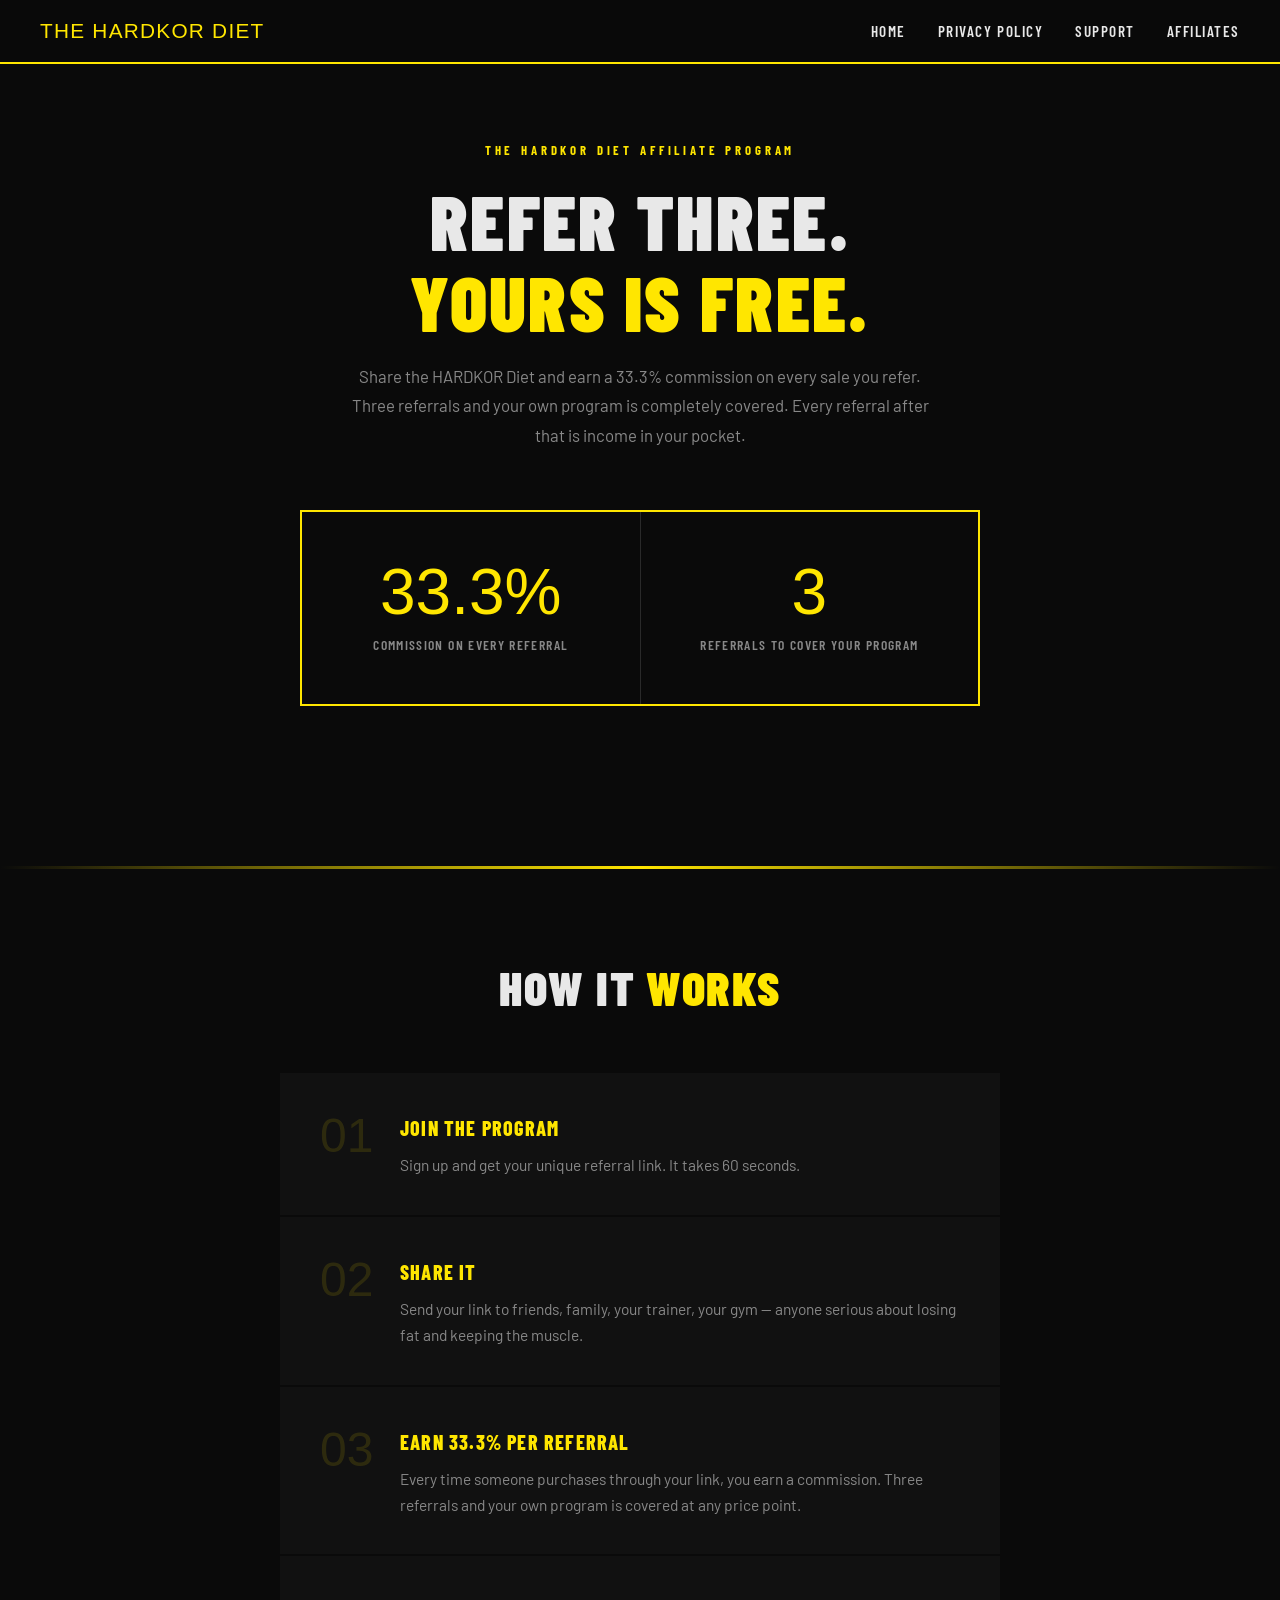
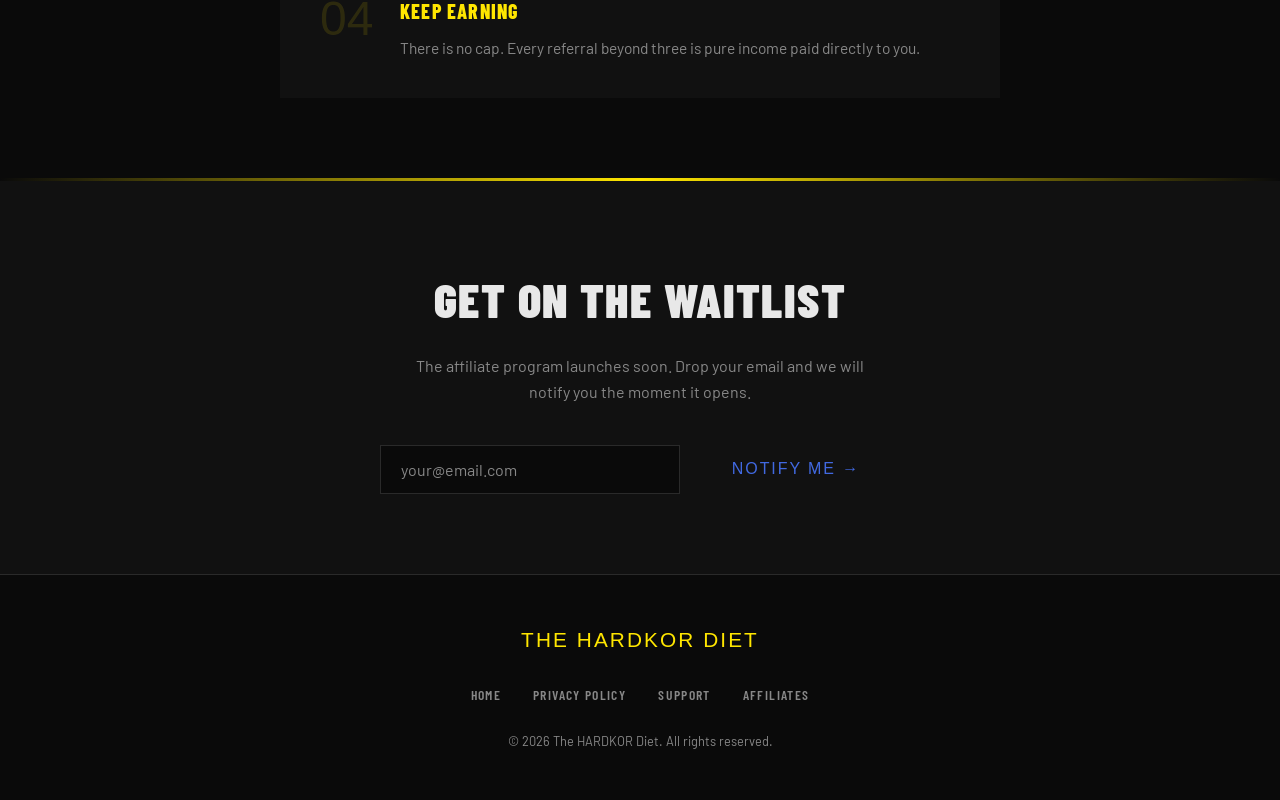
<file: hardkor-diet-website/affiliates.html>
<!DOCTYPE html>
<html lang="en">
<head>
  <meta charset="UTF-8" />
  <meta name="viewport" content="width=device-width, initial-scale=1.0" />
  <title>Affiliates — The HARDKOR Diet</title>
  <link rel="preconnect" href="https://fonts.googleapis.com" />
  <link href="https://fonts.googleapis.com/css2?family=Barlow+Condensed:wght@400;600;700;800;900&family=Barlow:wght@400;500;600&display=swap" rel="stylesheet" />
  <style>
    :root {
      --yellow: #FFE600;
      --yellow-dim: #CCB800;
      --black: #0A0A0A;
      --dark: #111111;
      --gray: #1A1A1A;
      --gray-mid: #2A2A2A;
      --text: #E8E8E8;
      --text-dim: #888888;
      --blue: #4169e1;
    }
    *, *::before, *::after { box-sizing: border-box; margin: 0; padding: 0; }
    html { scroll-behavior: smooth; }
    body { background: var(--black); color: var(--text); font-family: 'Barlow', sans-serif; font-size: 17px; line-height: 1.6; overflow-x: hidden; }

    nav { position: fixed; top: 0; left: 0; right: 0; z-index: 100; background: rgba(10,10,10,0.95); backdrop-filter: blur(8px); border-bottom: 2px solid var(--yellow); display: flex; align-items: center; justify-content: space-between; padding: 0 40px; height: 64px; }
    .nav-logo { font-family: Impact, 'Arial Narrow', sans-serif; font-size: 1.3rem; letter-spacing: 0.06em; color: var(--yellow); text-decoration: none; text-transform: uppercase; }
    .nav-links { display: flex; gap: 32px; list-style: none; }
    .nav-links a { color: var(--text); text-decoration: none; font-family: 'Barlow Condensed', sans-serif; font-weight: 600; font-size: 0.95rem; letter-spacing: 0.1em; text-transform: uppercase; transition: color 0.2s; }
    .nav-links a:hover { color: var(--yellow); }

    .hero { padding: 140px 40px 80px; text-align: center; }
    .eyebrow { font-family: 'Barlow Condensed', sans-serif; font-weight: 700; font-size: 0.8rem; letter-spacing: 0.3em; text-transform: uppercase; color: var(--yellow); margin-bottom: 20px; }
    h1 { font-family: 'Barlow Condensed', sans-serif; font-weight: 900; font-size: clamp(2.5rem, 6vw, 5rem); line-height: 1.05; text-transform: uppercase; letter-spacing: 0.03em; margin-bottom: 20px; }
    h1 span { color: var(--yellow); }
    .hero-sub { font-size: 1.05rem; color: var(--text-dim); max-width: 580px; margin: 0 auto 60px; line-height: 1.75; }

    .stats-row { display: flex; justify-content: center; max-width: 680px; margin: 0 auto 80px; border: 2px solid var(--yellow); }
    .stat-item { flex: 1; padding: 48px 24px; text-align: center; border-right: 1px solid var(--gray-mid); }
    .stat-item:last-child { border-right: none; }
    .stat-number { font-family: Impact, 'Arial Narrow', sans-serif; font-size: clamp(2.5rem, 5vw, 4rem); color: var(--yellow); line-height: 1; margin-bottom: 10px; }
    .stat-label { font-family: 'Barlow Condensed', sans-serif; font-weight: 600; font-size: 0.85rem; letter-spacing: 0.1em; text-transform: uppercase; color: var(--text-dim); }

    .divider { height: 3px; background: linear-gradient(90deg, transparent, var(--yellow), transparent); }

    .how-section { max-width: 800px; margin: 0 auto; padding: 80px 40px; }
    .how-section h2 { font-family: 'Barlow Condensed', sans-serif; font-weight: 900; font-size: clamp(2rem, 4vw, 3rem); text-transform: uppercase; letter-spacing: 0.03em; margin-bottom: 48px; text-align: center; }
    .how-section h2 span { color: var(--yellow); }
    .steps { display: flex; flex-direction: column; gap: 2px; }
    .step { background: var(--dark); padding: 36px 40px; display: flex; gap: 32px; align-items: flex-start; border-top: 3px solid transparent; transition: border-color 0.2s; }
    .step:hover { border-color: var(--yellow); }
    .step-num { font-family: Impact, 'Arial Narrow', sans-serif; font-size: 3rem; color: rgba(255,230,0,0.12); line-height: 1; flex-shrink: 0; width: 48px; }
    .step-text h4 { font-family: 'Barlow Condensed', sans-serif; font-weight: 800; font-size: 1.25rem; letter-spacing: 0.06em; text-transform: uppercase; color: var(--yellow); margin-bottom: 8px; }
    .step-text p { font-size: 0.97rem; color: var(--text-dim); line-height: 1.7; }

    .waitlist { text-align: center; padding: 80px 40px; background: var(--dark); border-top: 3px solid linear-gradient(90deg, transparent, var(--yellow), transparent); }
    .waitlist h2 { font-family: 'Barlow Condensed', sans-serif; font-weight: 900; font-size: clamp(2rem, 4vw, 3rem); text-transform: uppercase; letter-spacing: 0.03em; margin-bottom: 16px; }
    .waitlist p { color: var(--text-dim); font-size: 1rem; margin-bottom: 40px; max-width: 480px; margin-left: auto; margin-right: auto; }
    .waitlist-form { display: flex; gap: 12px; justify-content: center; flex-wrap: wrap; }
    .waitlist-form input { padding: 14px 20px; border: 1.5px solid var(--gray-mid); background: var(--black); color: var(--text); font-family: 'Barlow', sans-serif; font-size: 1rem; width: 300px; outline: none; transition: border-color 0.2s; }
    .waitlist-form input::placeholder { color: var(--text-dim); }
    .waitlist-form input:focus { border-color: var(--blue); }
    .btn { display: inline-block; background: none; border: none; color: var(--blue); font-family: Impact, 'Arial Narrow', sans-serif; font-size: 1rem; letter-spacing: 0.12em; text-transform: uppercase; padding: 14px 40px; cursor: pointer; transition: opacity 0.15s; }
    .btn:hover { opacity: 0.75; }

    footer { background: var(--black); border-top: 1px solid var(--gray-mid); padding: 48px 40px; display: flex; flex-direction: column; align-items: center; gap: 24px; }
    .footer-logo { font-family: Impact, 'Arial Narrow', sans-serif; font-size: 1.3rem; letter-spacing: 0.1em; color: var(--yellow); text-transform: uppercase; }
    .footer-links { display: flex; gap: 32px; list-style: none; flex-wrap: wrap; justify-content: center; }
    .footer-links a { color: var(--text-dim); text-decoration: none; font-family: 'Barlow Condensed', sans-serif; font-weight: 600; font-size: 0.85rem; letter-spacing: 0.1em; text-transform: uppercase; transition: color 0.2s; }
    .footer-links a:hover { color: var(--yellow); }
    .footer-copy { color: var(--text-dim); font-size: 0.8rem; }

    @media (max-width: 680px) {
      nav { padding: 0 20px; }
      .nav-links { display: none; }
      .stats-row { flex-direction: column; }
      .stat-item { border-right: none; border-bottom: 1px solid var(--gray-mid); }
      .stat-item:last-child { border-bottom: none; }
      .step { padding: 28px 24px; gap: 20px; }
      .how-section { padding: 60px 20px; }
    }
  </style>
</head>
<body>

  <nav>
    <a href="index.html" class="nav-logo">The HARDKOR Diet</a>
    <ul class="nav-links">
      <li><a href="index.html">Home</a></li>
      <li><a href="privacy.html">Privacy Policy</a></li>
      <li><a href="support.html">Support</a></li>
      <li><a href="affiliates.html">Affiliates</a></li>
    </ul>
  </nav>

  <section class="hero">
    <p class="eyebrow">The HARDKOR Diet Affiliate Program</p>
    <h1>Refer Three.<br><span>Yours Is Free.</span></h1>
    <p class="hero-sub">Share the HARDKOR Diet and earn a 33.3% commission on every sale you refer. Three referrals and your own program is completely covered. Every referral after that is income in your pocket.</p>

    <div class="stats-row">
      <div class="stat-item">
        <div class="stat-number">33.3%</div>
        <div class="stat-label">Commission on every referral</div>
      </div>
      <div class="stat-item">
        <div class="stat-number">3</div>
        <div class="stat-label">Referrals to cover your program</div>
      </div>
    </div>
  </section>

  <div class="divider"></div>

  <section class="how-section">
    <h2>How It <span>Works</span></h2>
    <div class="steps">
      <div class="step">
        <div class="step-num">01</div>
        <div class="step-text">
          <h4>Join the Program</h4>
          <p>Sign up and get your unique referral link. It takes 60 seconds.</p>
        </div>
      </div>
      <div class="step">
        <div class="step-num">02</div>
        <div class="step-text">
          <h4>Share It</h4>
          <p>Send your link to friends, family, your trainer, your gym — anyone serious about losing fat and keeping the muscle.</p>
        </div>
      </div>
      <div class="step">
        <div class="step-num">03</div>
        <div class="step-text">
          <h4>Earn 33.3% Per Referral</h4>
          <p>Every time someone purchases through your link, you earn a commission. Three referrals and your own program is covered at any price point.</p>
        </div>
      </div>
      <div class="step">
        <div class="step-num">04</div>
        <div class="step-text">
          <h4>Keep Earning</h4>
          <p>There is no cap. Every referral beyond three is pure income paid directly to you.</p>
        </div>
      </div>
    </div>
  </section>

  <div class="divider"></div>

  <section class="waitlist">
    <h2>Get on the Waitlist</h2>
    <p>The affiliate program launches soon. Drop your email and we will notify you the moment it opens.</p>
    <div class="waitlist-form">
      <input type="email" placeholder="your@email.com" />
      <button class="btn">Notify Me →</button>
    </div>
  </section>

  <footer>
    <div class="footer-logo">The HARDKOR Diet</div>
    <ul class="footer-links">
      <li><a href="index.html">Home</a></li>
      <li><a href="privacy.html">Privacy Policy</a></li>
      <li><a href="support.html">Support</a></li>
      <li><a href="affiliates.html">Affiliates</a></li>
    </ul>
    <p class="footer-copy">© 2026 The HARDKOR Diet. All rights reserved.</p>
  </footer>

</body>
</html>
</file>
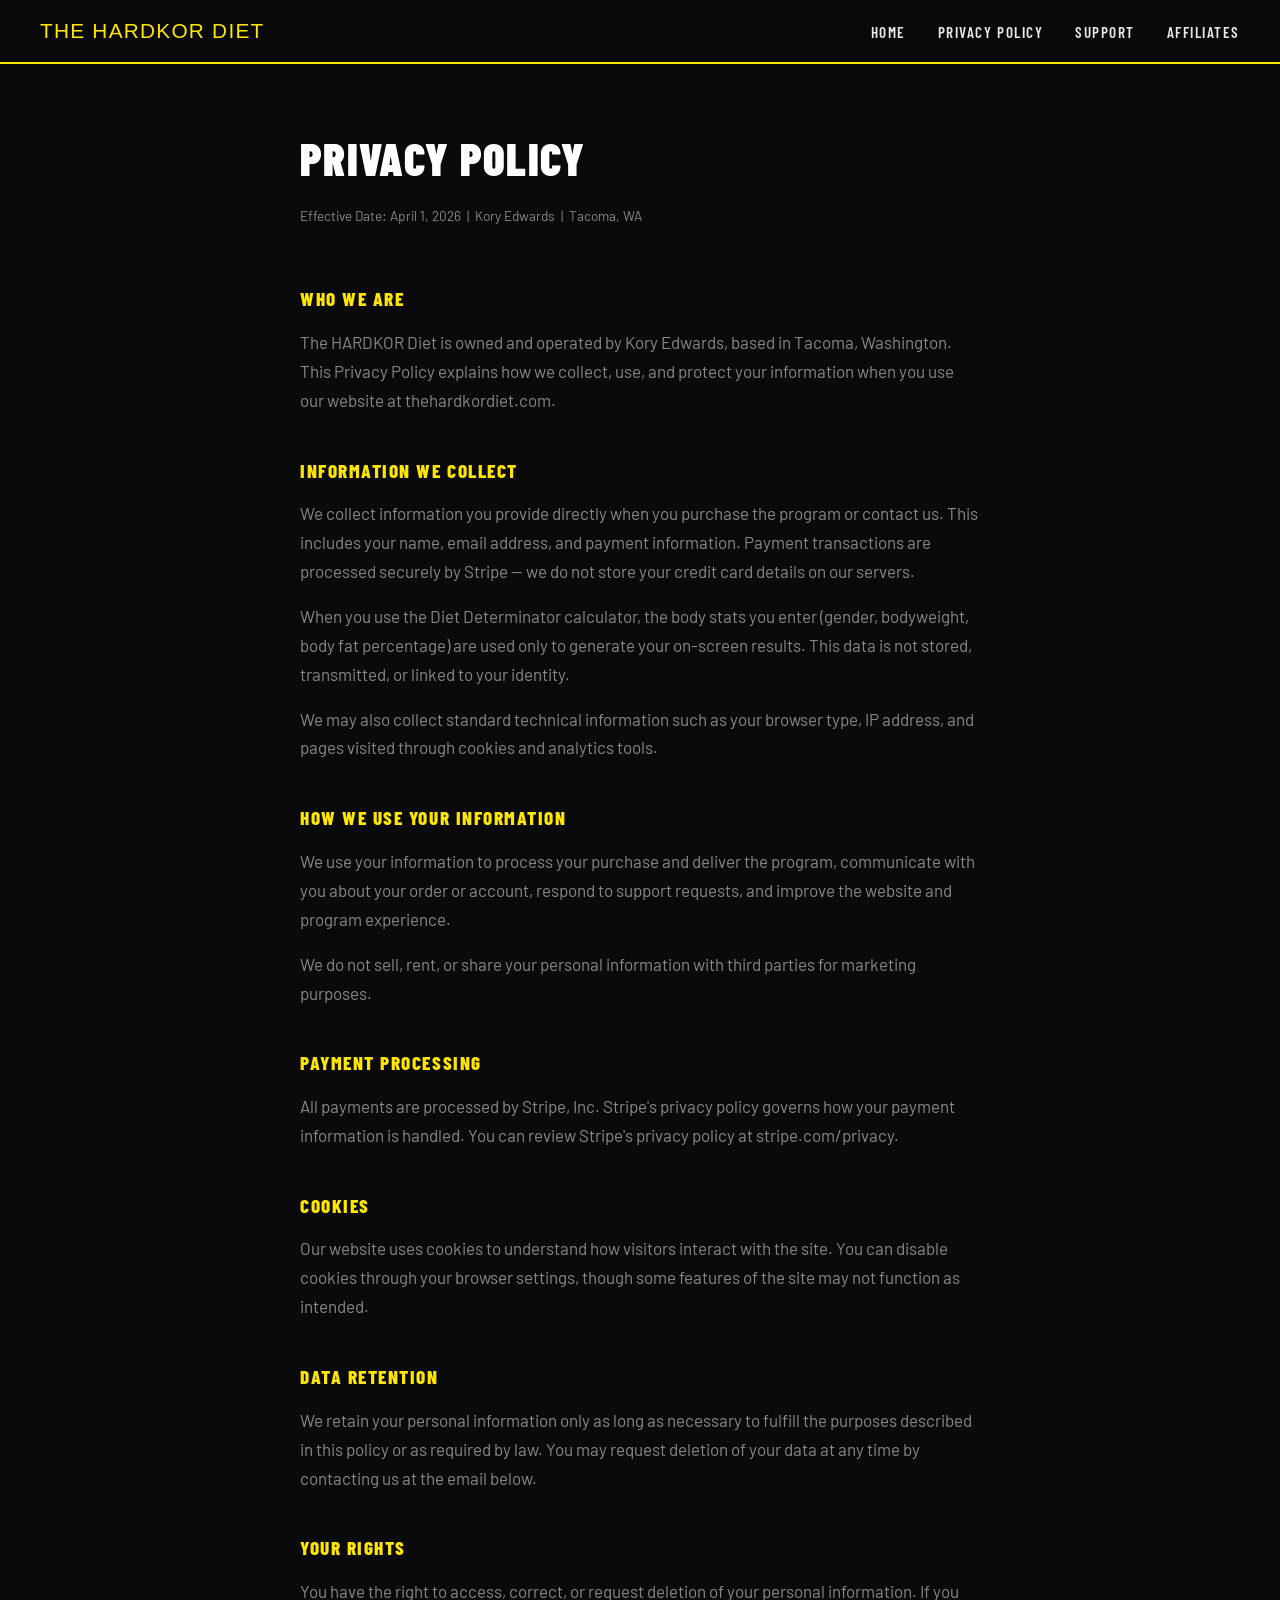
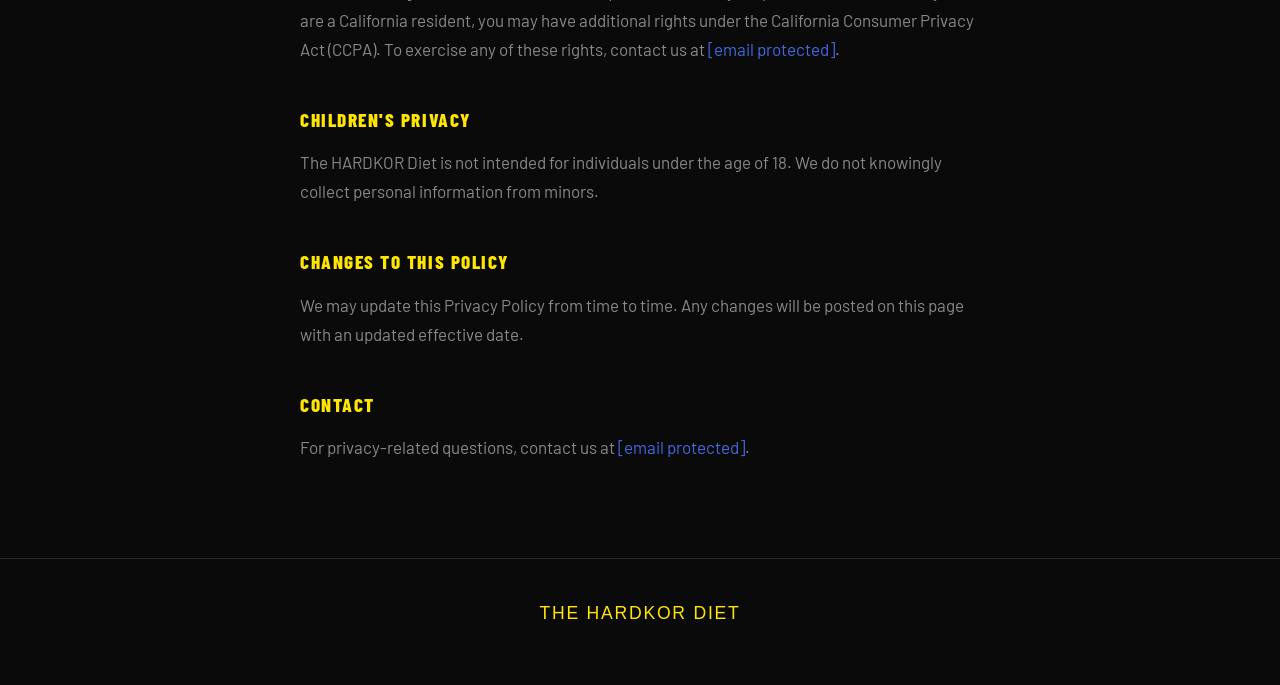
<file: hardkor-diet-website/privacy.html>
<!DOCTYPE html>
<html lang="en">
<head>
  <meta charset="UTF-8" />
  <meta name="viewport" content="width=device-width, initial-scale=1.0" />
  <title>Privacy Policy — The HARDKOR Diet</title>
  <link rel="preconnect" href="https://fonts.googleapis.com" />
  <link href="https://fonts.googleapis.com/css2?family=Barlow+Condensed:wght@400;600;700;800;900&family=Barlow:wght@400;500;600&display=swap" rel="stylesheet" />
  <style>
    :root {
      --yellow: #FFE600;
      --black: #0A0A0A;
      --dark: #111111;
      --gray-mid: #2A2A2A;
      --text: #E8E8E8;
      --text-dim: #888888;
    }
    * { margin: 0; padding: 0; box-sizing: border-box; }
    body { background: var(--black); color: var(--text); font-family: 'Barlow', sans-serif; font-size: 17px; line-height: 1.7; }
    nav { position: fixed; top: 0; left: 0; right: 0; z-index: 100; background: rgba(10,10,10,0.95); backdrop-filter: blur(8px); border-bottom: 2px solid var(--yellow); display: flex; align-items: center; justify-content: space-between; padding: 0 40px; height: 64px; }
    .nav-logo { font-family: Impact, 'Arial Narrow', sans-serif; font-size: 1.3rem; letter-spacing: 0.06em; color: var(--yellow); text-decoration: none; text-transform: uppercase; }
    .nav-links { display: flex; gap: 32px; list-style: none; }
    .nav-links a { color: var(--text); text-decoration: none; font-family: 'Barlow Condensed', sans-serif; font-weight: 600; font-size: 0.95rem; letter-spacing: 0.1em; text-transform: uppercase; transition: color 0.2s; }
    .nav-links a:hover { color: var(--yellow); }
    .page { max-width: 760px; margin: 0 auto; padding: 120px 40px 80px; }
    h1 { font-family: 'Barlow Condensed', sans-serif; font-weight: 900; font-size: 2.8rem; text-transform: uppercase; letter-spacing: 0.03em; color: #fff; margin-bottom: 8px; }
    .effective { font-size: 0.85rem; color: var(--text-dim); margin-bottom: 56px; }
    h2 { font-family: 'Barlow Condensed', sans-serif; font-weight: 800; font-size: 1.2rem; letter-spacing: 0.08em; text-transform: uppercase; color: var(--yellow); margin: 40px 0 12px; }
    p { color: var(--text-dim); margin-bottom: 16px; }
    a { color: #4169e1; text-decoration: none; }
    footer { border-top: 1px solid var(--gray-mid); padding: 40px; text-align: center; }
    .footer-logo { font-family: Impact, 'Arial Narrow', sans-serif; font-size: 1.1rem; letter-spacing: 0.1em; color: var(--yellow); text-transform: uppercase; margin-bottom: 16px; }
    .footer-links { display: flex; gap: 32px; list-style: none; justify-content: center; margin-bottom: 16px; }
    .footer-links a { color: var(--text-dim); font-family: 'Barlow Condensed', sans-serif; font-size: 0.85rem; letter-spacing: 0.1em; text-transform: uppercase; }
    .footer-copy { color: var(--text-dim); font-size: 0.8rem; }
  </style>
</head>
<body>

  <nav>
    <a href="index.html" class="nav-logo">The HARDKOR Diet</a>
    <ul class="nav-links">
      <li><a href="index.html">Home</a></li>
      <li><a href="privacy.html">Privacy Policy</a></li>
      <li><a href="support.html">Support</a></li>
      <li><a href="affiliates.html">Affiliates</a></li>
    </ul>
  </nav>

  <div class="page">
    <h1>Privacy Policy</h1>
    <p class="effective">Effective Date: April 1, 2026 &nbsp;|&nbsp; Kory Edwards &nbsp;|&nbsp; Tacoma, WA</p>

    <h2>Who We Are</h2>
    <p>The HARDKOR Diet is owned and operated by Kory Edwards, based in Tacoma, Washington. This Privacy Policy explains how we collect, use, and protect your information when you use our website at thehardkordiet.com.</p>

    <h2>Information We Collect</h2>
    <p>We collect information you provide directly when you purchase the program or contact us. This includes your name, email address, and payment information. Payment transactions are processed securely by Stripe — we do not store your credit card details on our servers.</p>
    <p>When you use the Diet Determinator calculator, the body stats you enter (gender, bodyweight, body fat percentage) are used only to generate your on-screen results. This data is not stored, transmitted, or linked to your identity.</p>
    <p>We may also collect standard technical information such as your browser type, IP address, and pages visited through cookies and analytics tools.</p>

    <h2>How We Use Your Information</h2>
    <p>We use your information to process your purchase and deliver the program, communicate with you about your order or account, respond to support requests, and improve the website and program experience.</p>
    <p>We do not sell, rent, or share your personal information with third parties for marketing purposes.</p>

    <h2>Payment Processing</h2>
    <p>All payments are processed by Stripe, Inc. Stripe's privacy policy governs how your payment information is handled. You can review Stripe's privacy policy at stripe.com/privacy.</p>

    <h2>Cookies</h2>
    <p>Our website uses cookies to understand how visitors interact with the site. You can disable cookies through your browser settings, though some features of the site may not function as intended.</p>

    <h2>Data Retention</h2>
    <p>We retain your personal information only as long as necessary to fulfill the purposes described in this policy or as required by law. You may request deletion of your data at any time by contacting us at the email below.</p>

    <h2>Your Rights</h2>
    <p>You have the right to access, correct, or request deletion of your personal information. If you are a California resident, you may have additional rights under the California Consumer Privacy Act (CCPA). To exercise any of these rights, contact us at <a href="/cdn-cgi/l/email-protection#650c0b030a25110d000d0417010e0a17010c00114b060a08"><span class="__cf_email__" data-cfemail="f59c9b939ab5819d909d9487919e9a87919c9081db969a98">[email&#160;protected]</span></a>.</p>

    <h2>Children's Privacy</h2>
    <p>The HARDKOR Diet is not intended for individuals under the age of 18. We do not knowingly collect personal information from minors.</p>

    <h2>Changes to This Policy</h2>
    <p>We may update this Privacy Policy from time to time. Any changes will be posted on this page with an updated effective date.</p>

    <h2>Contact</h2>
    <p>For privacy-related questions, contact us at <a href="/cdn-cgi/l/email-protection#533a3d353c13273b363b322137383c21373a36277d303c3e"><span class="__cf_email__" data-cfemail="1871767e77586c707d70796a7c73776a7c717d6c367b7775">[email&#160;protected]</span></a>.</p>
  </div>

  <footer>
    <div class="footer-logo">The HARDKOR Diet</div>
    <ul class
</file>
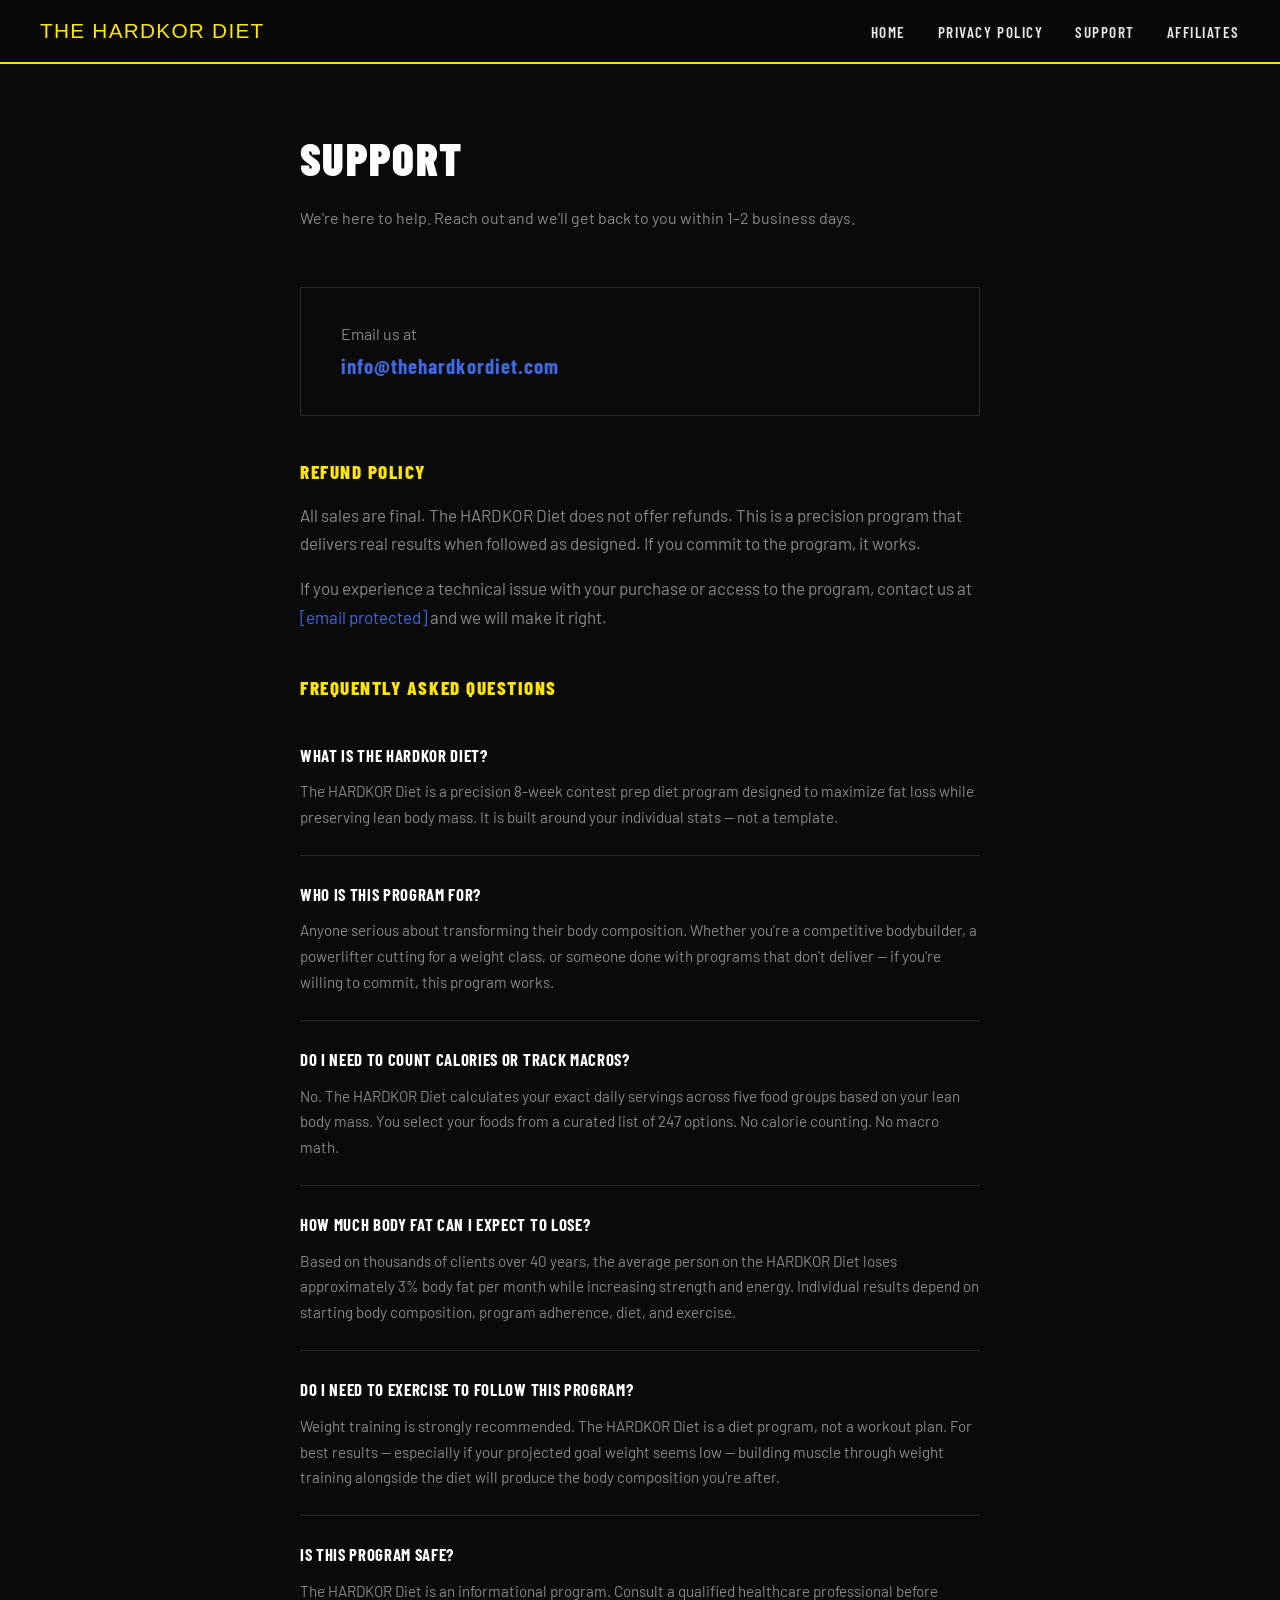
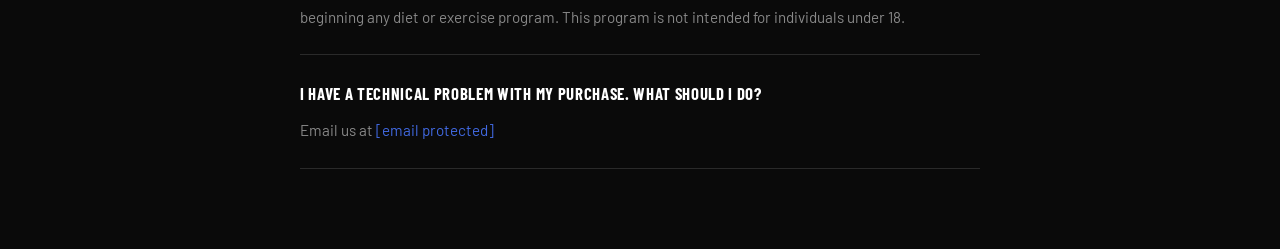
<file: hardkor-diet-website/support.html>
<!DOCTYPE html>
<html lang="en">
<head>
  <meta charset="UTF-8" />
  <meta name="viewport" content="width=device-width, initial-scale=1.0" />
  <title>Support — The HARDKOR Diet</title>
  <link rel="preconnect" href="https://fonts.googleapis.com" />
  <link href="https://fonts.googleapis.com/css2?family=Barlow+Condensed:wght@400;600;700;800;900&family=Barlow:wght@400;500;600&display=swap" rel="stylesheet" />
  <style>
    :root {
      --yellow: #FFE600;
      --black: #0A0A0A;
      --dark: #111111;
      --gray: #1A1A1A;
      --gray-mid: #2A2A2A;
      --text: #E8E8E8;
      --text-dim: #888888;
    }
    * { margin: 0; padding: 0; box-sizing: border-box; }
    body { background: var(--black); color: var(--text); font-family: 'Barlow', sans-serif; font-size: 17px; line-height: 1.7; }
    nav { position: fixed; top: 0; left: 0; right: 0; z-index: 100; background: rgba(10,10,10,0.95); backdrop-filter: blur(8px); border-bottom: 2px solid var(--yellow); display: flex; align-items: center; justify-content: space-between; padding: 0 40px; height: 64px; }
    .nav-logo { font-family: Impact, 'Arial Narrow', sans-serif; font-size: 1.3rem; letter-spacing: 0.06em; color: var(--yellow); text-decoration: none; text-transform: uppercase; }
    .nav-links { display: flex; gap: 32px; list-style: none; }
    .nav-links a { color: var(--text); text-decoration: none; font-family: 'Barlow Condensed', sans-serif; font-weight: 600; font-size: 0.95rem; letter-spacing: 0.1em; text-transform: uppercase; transition: color 0.2s; }
    .nav-links a:hover { color: var(--yellow); }
    .page { max-width: 760px; margin: 0 auto; padding: 120px 40px 80px; }
    h1 { font-family: 'Barlow Condensed', sans-serif; font-weight: 900; font-size: 2.8rem; text-transform: uppercase; letter-spacing: 0.03em; color: #fff; margin-bottom: 8px; }
    .subtitle { color: var(--text-dim); font-size: 1rem; margin-bottom: 56px; }
    h2 { font-family: 'Barlow Condensed', sans-serif; font-weight: 800; font-size: 1.2rem; letter-spacing: 0.08em; text-transform: uppercase; color: var(--yellow); margin: 40px 0 12px; }
    p { color: var(--text-dim); margin-bottom: 16px; }
    a { color: #4169e1; text-decoration: none; }
    .contact-box { border: 1px solid var(--gray-mid); padding: 32px 40px; margin: 40px 0; }
    .contact-box p { margin: 0; font-size: 1rem; }
    .contact-box a { font-family: 'Barlow Condensed', sans-serif; font-weight: 700; font-size: 1.3rem; letter-spacing: 0.05em; }
    .faq-item { border-bottom: 1px solid var(--gray-mid); padding: 24px 0; }
    .faq-q { font-family: 'Barlow Condensed', sans-serif; font-weight: 700; font-size: 1.05rem; letter-spacing: 0.04em; text-transform: uppercase; color: #fff; margin-bottom: 10px; }
    .faq-a { color: var(--text-dim); font-size: 0.95rem; }
    footer { border-top: 1px solid var(--gray-mid); padding: 40px; text-align: center; }
    .footer-logo { font-family: Impact, 'Arial Narrow', sans-serif; font-size: 1.1rem; letter-spacing: 0.1em; color: var(--yellow); text-transform: uppercase; margin-bottom: 16px; }
    .footer-links { display: flex; gap: 32px; list-style: none; justify-content: center; margin-bottom: 16px; }
    .footer-links a { color: var(--text-dim); font-family: 'Barlow Condensed', sans-serif; font-size: 0.85rem; letter-spacing: 0.1em; text-transform: uppercase; }
    .footer-copy { color: var(--text-dim); font-size: 0.8rem; }
  </style>
</head>
<body>

  <nav>
    <a href="index.html" class="nav-logo">The HARDKOR Diet</a>
    <ul class="nav-links">
      <li><a href="index.html">Home</a></li>
      <li><a href="privacy.html">Privacy Policy</a></li>
      <li><a href="support.html">Support</a></li>
      <li><a href="affiliates.html">Affiliates</a></li>
    </ul>
  </nav>

  <div class="page">
    <h1>Support</h1>
    <p class="subtitle">We're here to help. Reach out and we'll get back to you within 1–2 business days.</p>

    <div class="contact-box">
      <p>Email us at</p>
      <a href="mailto:info@thehardkordiet.com">info@thehardkordiet.com</a>
    </div>

    <h2>Refund Policy</h2>
    <p>All sales are final. The HARDKOR Diet does not offer refunds. This is a precision program that delivers real results when followed as designed. If you commit to the program, it works.</p>
    <p>If you experience a technical issue with your purchase or access to the program, contact us at <a href="/cdn-cgi/l/email-protection#7a13141c153a0e121f121b081e1115081e131f0e54191517"><span class="__cf_email__" data-cfemail="9af3f4fcf5daeef2fff2fbe8fef1f5e8fef3ffeeb4f9f5f7">[email&#160;protected]</span></a> and we will make it right.</p>

    <h2>Frequently Asked Questions</h2>

    <div class="faq-item">
      <div class="faq-q">What is the HARDKOR Diet?</div>
      <div class="faq-a">The HARDKOR Diet is a precision 8-week contest prep diet program designed to maximize fat loss while preserving lean body mass. It is built around your individual stats — not a template.</div>
    </div>

    <div class="faq-item">
      <div class="faq-q">Who is this program for?</div>
      <div class="faq-a">Anyone serious about transforming their body composition. Whether you're a competitive bodybuilder, a powerlifter cutting for a weight class, or someone done with programs that don't deliver — if you're willing to commit, this program works.</div>
    </div>

    <div class="faq-item">
      <div class="faq-q">Do I need to count calories or track macros?</div>
      <div class="faq-a">No. The HARDKOR Diet calculates your exact daily servings across five food groups based on your lean body mass. You select your foods from a curated list of 247 options. No calorie counting. No macro math.</div>
    </div>

    <div class="faq-item">
      <div class="faq-q">How much body fat can I expect to lose?</div>
      <div class="faq-a">Based on thousands of clients over 40 years, the average person on the HARDKOR Diet loses approximately 3% body fat per month while increasing strength and energy. Individual results depend on starting body composition, program adherence, diet, and exercise.</div>
    </div>

    <div class="faq-item">
      <div class="faq-q">Do I need to exercise to follow this program?</div>
      <div class="faq-a">Weight training is strongly recommended. The HARDKOR Diet is a diet program, not a workout plan. For best results — especially if your projected goal weight seems low — building muscle through weight training alongside the diet will produce the body composition you're after.</div>
    </div>

    <div class="faq-item">
      <div class="faq-q">Is this program safe?</div>
      <div class="faq-a">The HARDKOR Diet is an informational program. Consult a qualified healthcare professional before beginning any diet or exercise program. This program is not intended for individuals under 18.</div>
    </div>

    <div class="faq-item">
      <div class="faq-q">I have a technical problem with my purchase. What should I do?</div>
      <div class="faq-a">Email us at <a href="/cdn-cgi/l/email-protection#e48d8a828ba4908c818c8596808f8b96808d8190ca878b89"><span class="__cf_email__" data-cfemail="0f666169604f7b676a676e7d6b64607d6b666a7b216c6062">[email&#160;protected]</span
</file>
<file: hardkor.css>
/* ============================================================
   HARDKOR DIET — Shared Design System
   hardkor.css
   All pages link this file. Page-specific styles stay inline.
   ============================================================ */

/* ------------------------------------------------------------
   DESIGN TOKENS
   Change here, updates everywhere.
   ------------------------------------------------------------ */
:root {
  /* Colors */
  --yellow:        #FDC500;
  --yellow-dim:    #B8900A;
  --black:         #0A0A0A;
  --dark:          #111111;
  --gray:          #1A1A1A;
  --gray-mid:      #2A2A2A;
  --text:          #8A8A8A;
  --text-dim:      #888888;
  --text-light:    #D4D4D4;
  --text-heading:  #8A8A8A;

  /* Fonts */
  --font-display:  Impact, 'Arial Narrow', sans-serif;
  --font-heading:  'Barlow Condensed', sans-serif;
  --font-body:     'Barlow', sans-serif;

  /* Type scale */
  --text-wordmark:  clamp(4.5rem, 17vw, 13rem);   /* Hero wordmark */
  --text-h1:        clamp(2.5rem, 6vw, 5rem);      /* Page hero headlines */
  --text-h2:        clamp(2rem, 5vw, 3.5rem);      /* Section titles */
  --text-h3:        clamp(1.8rem, 3vw, 2.6rem);    /* Sub-section titles */
  --text-h4:        1.25rem;                        /* Card / step titles */
  --text-h5:        1.15rem;                        /* Small card titles */
  --text-label:     0.8rem;                         /* Eyebrow labels */
  --text-nav:       0.95rem;                        /* Nav links */
  --text-body:      1.05rem;                        /* Body copy */
  --text-small:     0.92rem;                        /* Small body */
  --text-meta:      0.8rem;                         /* Footer copy, disclaimers */

  /* Letter spacing */
  --tracking-wide:   0.1em;
  --tracking-wider:  0.2em;
  --tracking-widest: 0.3em;
  --tracking-display: 0.04em;
  --tracking-label:  0.25em;

  /* Spacing */
  --nav-height:     64px;
  --section-v:      100px;
  --section-h:      40px;
  --page-max:       1100px;
  --page-max-narrow: 760px;
  --card-pad:       48px 36px;
  --card-pad-sm:    36px 32px;
}

/* ------------------------------------------------------------
   RESET
   ------------------------------------------------------------ */
*, *::before, *::after { box-sizing: border-box; margin: 0; padding: 0; }
html { scroll-behavior: smooth; }

/* ------------------------------------------------------------
   BASE
   ------------------------------------------------------------ */
body {
  background: var(--black);
  color: var(--text);
  font-family: var(--font-body);
  font-size: 17px;
  line-height: 1.6;
  overflow-x: hidden;
}

a { color: var(--yellow); text-decoration: none; }

/* ------------------------------------------------------------
   DIVIDER
   ------------------------------------------------------------ */
.divider {
  height: 3px;
  background: linear-gradient(90deg, transparent, var(--yellow), transparent);
}

/* ------------------------------------------------------------
   NAV
   ------------------------------------------------------------ */
nav {
  position: fixed;
  top: 0; left: 0; right: 0;
  z-index: 100;
  background: rgba(10,10,10,0.95);
  backdrop-filter: blur(8px);
  border-bottom: 2px solid var(--yellow);
  display: flex;
  align-items: center;
  justify-content: space-between;
  padding: 0 40px;
  height: var(--nav-height);
}

.nav-logo {
  font-family: var(--font-display);
  font-size: 1.3rem;
  letter-spacing: 0.06em;
  color: var(--yellow);
  text-decoration: none;
  text-transform: uppercase;
}

.nav-links {
  display: flex;
  gap: 32px;
  list-style: none;
}

.nav-links a {
  color: var(--text);
  text-decoration: none;
  font-family: var(--font-heading);
  font-weight: 600;
  font-size: var(--text-nav);
  letter-spacing: var(--tracking-wide);
  text-transform: uppercase;
  transition: color 0.2s;
}

.nav-links a:hover { color: var(--yellow); }

/* ------------------------------------------------------------
   HAMBURGER
   ------------------------------------------------------------ */
.hamburger {
  display: none;
  flex-direction: column;
  gap: 5px;
  cursor: pointer;
  padding: 4px;
  background: none;
  border: none;
}

.hamburger span {
  display: block;
  width: 24px;
  height: 2px;
  background: var(--yellow);
  transition: all 0.25s;
}

/* ------------------------------------------------------------
   MOBILE NAV
   ------------------------------------------------------------ */
.mobile-nav {
  display: none;
  position: fixed;
  top: var(--nav-height);
  left: 0; right: 0;
  background: rgba(10,10,10,0.98);
  border-bottom: 2px solid var(--yellow);
  z-index: 99;
  flex-direction: column;
  padding: 16px 0;
}

.mobile-nav.open { display: flex; }

.mobile-nav a {
  color: var(--text);
  text-decoration: none;
  font-family: var(--font-heading);
  font-weight: 600;
  font-size: 1.1rem;
  letter-spacing: var(--tracking-wide);
  text-transform: uppercase;
  padding: 14px 40px;
  transition: color 0.2s;
}

.mobile-nav a:hover { color: var(--yellow); }

/* ------------------------------------------------------------
   SECTION SHARED ELEMENTS
   ------------------------------------------------------------ */
.section-label {
  font-family: var(--font-heading);
  font-weight: 700;
  font-size: var(--text-label);
  letter-spacing: var(--tracking-widest);
  text-transform: uppercase;
  color: var(--yellow);
  margin-bottom: 16px;
}

.section-title {
  font-family: var(--font-heading);
  font-weight: 900;
  font-size: var(--text-h2);
  text-transform: uppercase;
  letter-spacing: 0.03em;
  line-height: 1.1;
  margin-bottom: 24px;
  color: var(--text-heading);
}

.section-title span { color: var(--yellow); }

.section-body {
  color: var(--text-light);
  max-width: 680px;
  margin: 0 auto;
  font-size: var(--text-body);
}

/* Page hero headline used on inner pages (privacy, support, affiliates) */
.page-h1 {
  font-family: var(--font-heading);
  font-weight: 900;
  font-size: var(--text-h1);
  text-transform: uppercase;
  letter-spacing: 0.03em;
  color: var(--text-light);
  margin-bottom: 8px;
  line-height: 1.05;
}

.page-h1 span { color: var(--yellow); }

/* Section h2 used on inner pages */
.page-h2 {
  font-family: var(--font-heading);
  font-weight: 800;
  font-size: 1.2rem;
  letter-spacing: 0.08em;
  text-transform: uppercase;
  color: var(--yellow);
  margin: 40px 0 12px;
}

.eyebrow {
  font-family: var(--font-heading);
  font-weight: 700;
  font-size: var(--text-label);
  letter-spacing: var(--tracking-widest);
  text-transform: uppercase;
  color: var(--yellow);
  margin-bottom: 20px;
}

/* ------------------------------------------------------------
   FOOTER
   ------------------------------------------------------------ */
footer {
  background: var(--black);
  border-top: 2px solid var(--gray-mid);
  padding: 48px 40px;
  display: flex;
  flex-direction: column;
  align-items: center;
  gap: 24px;
}

.footer-logo {
  font-family: var(--font-display);
  font-size: 1.3rem;
  letter-spacing: var(--tracking-wide);
  color: var(--yellow);
  text-transform: uppercase;
}

.footer-links {
  display: flex;
  gap: 32px;
  list-style: none;
  flex-wrap: wrap;
  justify-content: center;
}

.footer-links a {
  color: var(--text-dim);
  text-decoration: none;
  font-family: var(--font-heading);
  font-weight: 600;
  font-size: var(--text-meta);
  letter-spacing: var(--tracking-wide);
  text-transform: uppercase;
  transition: color 0.2s;
}

.footer-links a:hover { color: var(--yellow); }

.footer-copy {
  color: var(--text-dim);
  font-size: var(--text-meta);
}

/* ------------------------------------------------------------
   INNER PAGE LAYOUT (privacy, support, affiliates)
   ------------------------------------------------------------ */
.page {
  max-width: var(--page-max-narrow);
  margin: 0 auto;
  padding: 120px 40px 80px;
}

.page p {
  color: var(--text-dim);
  margin-bottom: 16px;
}

/* ------------------------------------------------------------
   RESPONSIVE
   ------------------------------------------------------------ */
@media (max-width: 900px) {
  nav { padding: 0 20px; }
  .nav-links { gap: 20px; }
}

@media (max-width: 768px) {
  nav { padding: 0 20px; }
  .nav-links { display: none; }
  .hamburger { display: flex; }
}

@media (max-width: 600px) {
  nav { padding: 0 16px; }
  .page { padding: 100px 20px 60px; }
}
</file>
